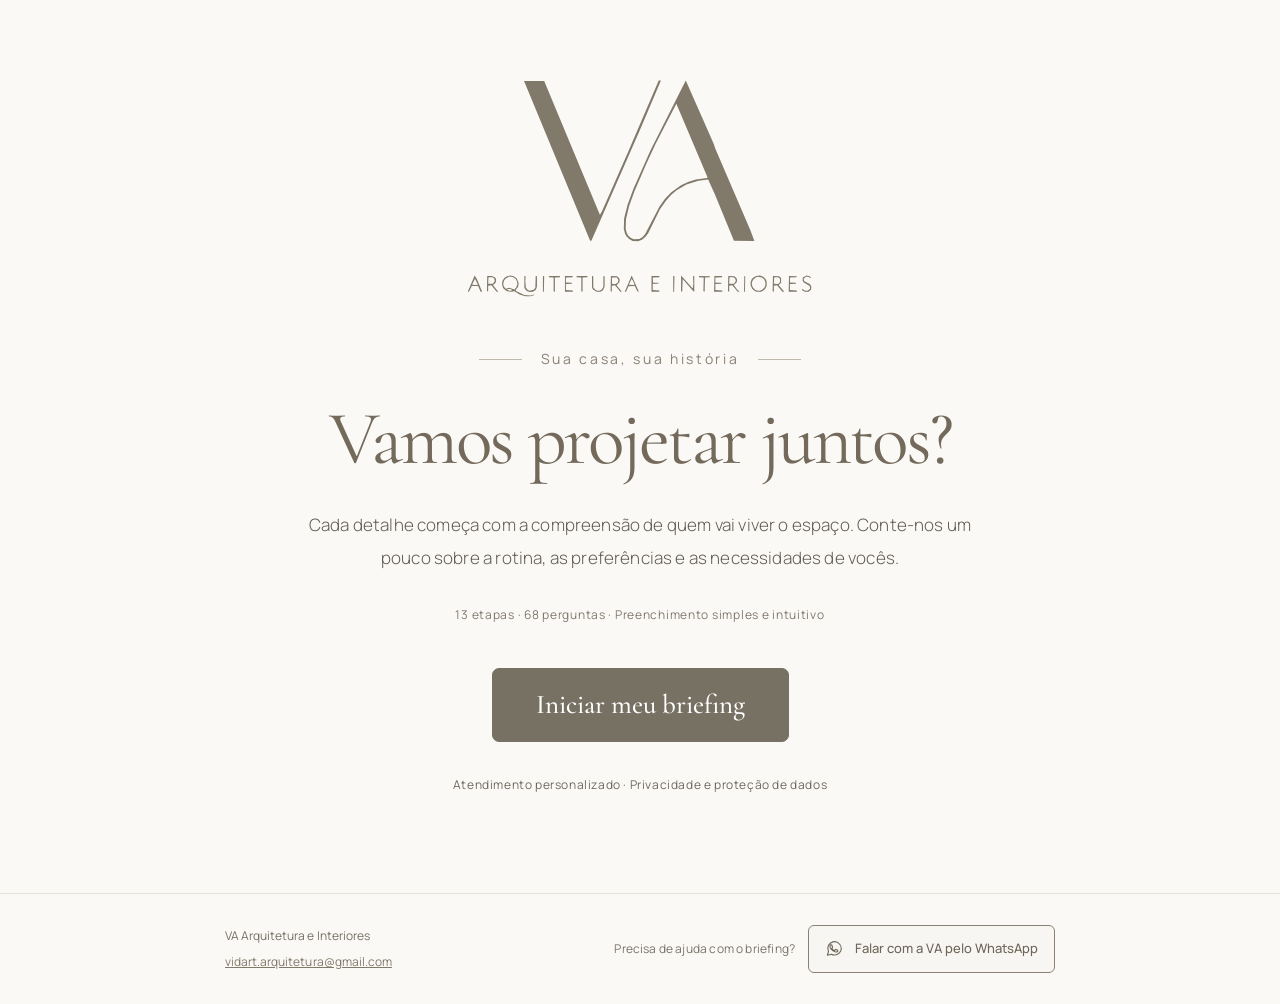
<file: briefing/index.html>
<!doctype html><html lang="pt-BR"><head><meta charset="UTF-8"><meta name="viewport" content="width=device-width,initial-scale=1"><meta name="theme-color" content="#fcfbf9"><meta name="description" content="Briefing exclusivo de arquitetura de interiores — VA Arquitetura e Interiores"><title>VA Arquitetura e interiores - Briefing</title><meta property="og:title" content="VA Arquitetura e interiores - Briefing"><meta property="og:type" content="website"><meta property="og:url" content="https://brunovidart.github.io/VidartArquitetura/briefing/"><meta property="og:image" content="https://brunovidart.github.io/VidartArquitetura/briefing/va-preview.png"><meta property="og:image:width" content="1200"><meta property="og:image:height" content="630"><meta property="og:image:alt" content="VA Arquitetura e Interiores"><meta property="og:description" content="Compartilhe suas preferências para o projeto de interiores."><link rel="preconnect" href="https://fonts.googleapis.com"><link rel="preconnect" href="https://fonts.gstatic.com" crossorigin><link href="https://fonts.googleapis.com/css2?family=Cormorant+Garamond:wght@400;500&family=Manrope:wght@300;400;500;600&display=swap" rel="stylesheet"><style>
:root{--bg:#fcfbf9;--paper:#fff;--ink:#39362f;--muted:#726e65;--accent:#807c6e;--line:#e9e6df;--surface:#f6f4f0}
*{box-sizing:border-box}body{margin:0;background:var(--bg);color:var(--ink);font:16px/1.55 Arial,Helvetica,sans-serif}a{color:#655f50}button,input,textarea,select{font:inherit}button{cursor:pointer}
.wrap{max-width:860px;margin:0 auto;padding:0 25px}header{background:var(--paper);border-bottom:1px solid var(--line)}.header-content{display:flex;align-items:center;justify-content:space-between;gap:16px;min-height:98px}
.header-logo{width:122px;height:98px;object-fit:contain}.header-side{font-size:12px;letter-spacing:.11em;text-transform:uppercase;color:var(--muted)}main{min-height:60vh}section{padding:50px 0 68px}
.cover-logo{display:block;width:260px;max-width:72%;height:auto;object-fit:contain;margin:0 auto 10px}.cover{text-align:center;max-width:700px;margin:0 auto}.serif{font:400 clamp(34px,5.4vw,58px)/1.13 Georgia,"Times New Roman",serif;letter-spacing:-.035em}.cover h1{margin:16px 0}.overline{font-size:12px;letter-spacing:.16em;font-weight:600;text-transform:uppercase;color:var(--accent)}.sub{color:var(--muted);font-size:17px}.small{font-size:13px;color:var(--muted)}.section-title{font:400 clamp(31px,4.6vw,46px)/1.2 Georgia,serif;margin:13px 0 7px}.progress{height:3px;background:#ebe8e3;margin:22px 0 31px}.progress span{height:100%;display:block;background:var(--accent);transition:width .2s}
.q{border-bottom:1px solid var(--line);padding:24px 0}.qtitle{font-size:17px;font-weight:600;line-height:1.45;margin:0 0 14px}.qn{font-size:13px;color:#9a9388;margin-right:9px}.choices{display:grid;grid-template-columns:1fr 1fr;gap:10px}.choice{display:flex;align-items:center;gap:12px;min-height:53px;background:#fff;border:1px solid #dfd9d0;border-radius:5px;padding:13px;cursor:pointer;line-height:1.4}.choice:has(input:checked){border-color:#827969;background:#f2eee7}.choice input{width:18px;height:18px;accent-color:#777162;flex-shrink:0}.choice span{font-size:15px}
input.field,textarea.field,select.field{width:100%;padding:13px;border:1px solid #d7d1c9;border-radius:5px;color:var(--ink);background:#fff}textarea.field{min-height:90px;resize:vertical}.fieldgrid{display:grid;grid-template-columns:1fr 1fr;gap:14px}.fieldname{font-size:13px;color:#666057;display:block;margin:0 0 6px}
button.btn{background:#777164;border:1px solid #777164;color:white;border-radius:4px;min-height:48px;padding:12px 22px;font-weight:600}.btn.secondary{background:transparent;color:#696256;border-color:#d6cfc5}.btn:disabled{opacity:.5;cursor:not-allowed}
.actions{display:flex;align-items:center;justify-content:space-between;gap:15px;margin-top:34px}.notice{border:1px solid #e3dcd2;background:#f6f3ee;padding:20px;border-radius:5px;margin:24px 0;font-size:14px}.notice p{margin:0 0 12px}.notice strong{font-size:16px}.review{border:1px solid var(--line);border-radius:5px;margin:10px 0}.review summary{padding:14px;cursor:pointer;font-weight:600;background:white}.review-body{padding:0 14px 14px}.review-question{padding:10px 0;border-top:1px solid var(--line)}.review-question b{display:block;font-size:13px}.review-question span{display:block;font-size:14px;color:var(--muted)}
footer{border-top:1px solid var(--line);padding:22px 0;font-size:13px;color:var(--muted)}footer .wrap{display:flex;flex-wrap:wrap;gap:12px;justify-content:space-between}
.status{font-size:14px;margin-top:10px;color:#704f3c}
@media(max-width:640px){.wrap{padding:0 18px}section{padding:32px 0 50px}.header-content{min-height:80px}.header-logo{width:105px;height:80px}.choices,.fieldgrid{grid-template-columns:1fr}.cover-logo{width:235px}.sub{font-size:16px}.actions{flex-wrap:wrap}.actions .btn{width:100%}}
@media print{header,footer,.actions,.progress{display:none}section{padding:0}.review{break-inside:avoid}}


/* Identidade visual VA — tipografia editorial leve, legibilidade e ritmo */
:root{--bg:#fbf9f6;--paper:#fbf9f6;--ink:#38342f;--muted:#6e695f;--accent:#8a8173;--line:#e6e1d9;--surface:#f7f4ee}
html{scroll-behavior:smooth}
body{background:var(--bg);font-family:"Manrope",Arial,sans-serif;font-weight:400;font-size:16px;line-height:1.75;letter-spacing:.002em;-webkit-font-smoothing:antialiased}
header{background:var(--bg);border-bottom:1px solid rgba(124,117,105,.13)}
.header-content{min-height:102px}
.header-logo{width:150px;height:93px;object-fit:contain}
.header-side{font-size:11px;font-weight:400;letter-spacing:.14em;color:#827b71}
.wrap{max-width:890px;padding-left:30px;padding-right:30px}
section{padding-top:68px;padding-bottom:88px}
.overline{font-family:"Manrope",Arial,sans-serif;font-size:12px;letter-spacing:.12em;font-weight:500;text-transform:uppercase;color:#8a8174}
.cover{padding-top:68px;padding-bottom:86px;max-width:760px}
.cover-logo{width:355px;max-width:80%;height:auto;display:block;margin:0 auto 43px;object-fit:contain}
.cover .overline{display:flex;align-items:center;justify-content:center;gap:19px;text-transform:none;font-weight:400;letter-spacing:.19em;font-size:14px;margin-bottom:26px}
.cover .overline::before,.cover .overline::after{content:"";display:block;width:43px;height:1px;background:#aaa194;opacity:.72}
.serif,.section-title{font-family:"Cormorant Garamond",Georgia,serif;font-weight:400;letter-spacing:-.035em;color:#736a5c}
.cover h1{font-size:clamp(48px,7vw,76px);line-height:1.09;margin:0 auto 27px;max-width:760px}
.cover .sub{max-width:670px;margin:0 auto;font-size:17px;line-height:1.95;font-weight:300;color:#625d56;letter-spacing:.01em}
.cover-details{font-size:12px;letter-spacing:.06em;color:#80796e;margin:30px 0 35px}
.cover .btn{margin-top:8px;padding:17px 43px;min-height:60px;border-radius:7px;font-family:"Cormorant Garamond",Georgia,serif;font-size:27px;font-weight:500;letter-spacing:0}
.cover .small{font-size:12px;letter-spacing:.05em;margin-top:32px!important}
.section-title{font-size:clamp(39px,5.1vw,57px);line-height:1.14;margin:14px 0 15px}
.sub{font-family:"Manrope",Arial,sans-serif;font-size:16px;line-height:1.9;font-weight:300;color:#736e65;letter-spacing:.005em;max-width:760px}
.progress{margin:24px 0 38px;height:2px}
.progress span{height:2px}
.q{padding:31px 0 35px;border-color:#e6e1d9}
.qtitle{font-family:"Manrope",Arial,sans-serif;font-size:18px;font-weight:600;color:#39362f;line-height:1.6;letter-spacing:-.012em;margin:0 0 20px}
.qn{font-size:12px;color:#a1998b;font-weight:500;letter-spacing:.08em;margin-right:12px}
.choices{gap:13px;column-gap:14px}
.choice{padding:17px 18px;min-height:66px;border-radius:6px;border-color:#e2ddd4;background:#fff;gap:14px;line-height:1.6;transition:background .16s,border-color .16s}
.choice span{font-size:15.2px;line-height:1.55;font-weight:400;color:#504b44}
.choice:hover{border-color:#b7aa99;background:#faf8f4}
.choice:has(input:checked){background:#f3efe8;border-color:#897d6f}
.choice:has(input:checked) span{font-weight:500}
.choice input{width:19px;height:19px}
.fieldname{font-size:14px;font-weight:500;color:#655d54;margin-bottom:9px}
input.field,textarea.field,select.field{min-height:56px;padding:14px 16px;font-family:"Manrope",Arial,sans-serif;font-size:15px;line-height:1.6;border-color:#dcd5cc;background:#fff}
textarea.field{min-height:126px}
input.field:focus,textarea.field:focus,select.field:focus{outline:2px solid #a79a89;outline-offset:2px}
.actions{margin-top:47px;gap:20px}
button.btn{padding:15px 27px;font-family:"Manrope",Arial,sans-serif;font-weight:500;font-size:14px;letter-spacing:.02em;min-height:54px;transition:filter .16s;line-height:1.4}
button.btn:hover{filter:brightness(.97)}
.review{border-color:#e2ddd5;border-radius:7px;overflow:hidden;margin:13px 0;background:#fff}
.review summary{font-weight:600;font-size:15px;padding:19px 20px;color:#4a443c;line-height:1.5}
.review-body{padding:0 20px 18px}
.review-question{padding:14px 0}
.review-question b{font-weight:600;line-height:1.6;color:#474039}
.review-question span{font-size:14px;line-height:1.7}
.notice{background:#f8f5f0;border-color:#e6ded4;border-radius:8px;padding:27px 30px;font-family:"Manrope",Arial,sans-serif;font-size:14px;line-height:1.85}
.privacy-notice{margin-top:42px}
.privacy-notice>strong{display:block;font-size:17px;font-weight:600;line-height:1.5;letter-spacing:-.01em;color:#494238;margin-bottom:22px}
.privacy-notice>p{font-size:14px;line-height:1.95;margin:0 0 19px;text-align:justify;text-align-last:left;text-justify:inter-word;hyphens:none;word-break:normal;overflow-wrap:normal;word-spacing:normal}
.privacy-notice>p:last-of-type{margin-bottom:28px}
.privacy-notice .choice{text-align:left;align-items:flex-start;min-height:auto;padding:17px 18px}
.privacy-notice .choice span{line-height:1.8;font-size:14px}
.privacy-notice .choice input{margin-top:4px}
footer{border-color:#e6e1d9;font-weight:400;font-size:12px}
body.is-welcome header{display:none}
body.is-welcome .cover{padding-top:74px}
@media(max-width:640px){
.wrap{padding-left:21px;padding-right:21px}
section{padding-top:42px;padding-bottom:62px}
.header-content{min-height:88px}
.header-logo{width:130px;height:79px}
.cover{padding-top:50px;padding-bottom:60px}
.cover-logo{width:300px;max-width:88%;margin-bottom:37px}
.cover .overline{font-size:12px;letter-spacing:.12em;gap:12px;margin-bottom:25px}
.cover .overline::before,.cover .overline::after{width:25px}
.cover h1{font-size:clamp(47px,10vw,62px);line-height:1.1;margin-bottom:22px}
.cover .sub{font-size:15px;line-height:1.9}
.cover-details{line-height:1.8;font-size:11px;margin-top:28px;margin-bottom:29px}
.cover .btn{width:100%;font-size:24px;min-height:60px}
.section-title{font-size:clamp(37px,9vw,48px);margin:14px 0 12px}
.sub{font-size:15px;line-height:1.8}
.q{padding:28px 0 31px}
.qtitle{font-size:17px;line-height:1.63;margin-bottom:18px}
.choices{gap:11px}
.choice{padding:15px 16px;min-height:60px}
.choice span{font-size:15px}
.notice{padding:20px 17px;font-size:13px}
.privacy-notice>strong{font-size:16px;margin-bottom:17px}
.privacy-notice>p{font-size:13.5px;line-height:1.95;margin-bottom:17px}
.privacy-notice .choice span{font-size:13.5px}
.review summary{padding:17px}
.review-body{padding:0 17px 17px}
.actions{margin-top:35px}
}
@media(prefers-reduced-motion:reduce){html{scroll-behavior:auto}.choice,.btn{transition:none}}


/* LGPD sem repartição de palavras; destaque discreto do e-mail VA */
.privacy-notice>p,.privacy-notice>p *{hyphens:none!important;-webkit-hyphens:none!important;word-break:normal;overflow-wrap:normal}
.privacy-notice a[href^="mailto:"],.privacy-notice .email-va{color:#817969!important;font-weight:500;text-decoration-color:#817969;text-underline-offset:3px;white-space:nowrap;word-break:keep-all;overflow-wrap:normal}
@media(max-width:640px){.privacy-notice>p{text-align:left;text-align-last:auto;hyphens:none!important;-webkit-hyphens:none!important;word-break:normal;overflow-wrap:normal}}

/* Contato de apoio no final do briefing */
footer .footer-va{align-items:center;gap:28px;padding-top:9px;padding-bottom:9px}
.footer-identity{display:flex;flex-direction:column;gap:5px;min-width:0;color:#756f65}
.footer-identity a{color:#817969;overflow-wrap:anywhere}
.footer-help{display:flex;align-items:center;justify-content:flex-end;flex-wrap:wrap;gap:13px}
.footer-help-title{color:#797368;font-size:12px;font-weight:400;letter-spacing:.015em}
.whatsapp-button{display:inline-flex;align-items:center;justify-content:center;gap:11px;padding:13px 16px;border:1px solid #8a8173;border-radius:6px;background:#f8f6f2;color:#6e6659;text-decoration:none;font:500 13px/1.35 "Manrope",Arial,sans-serif;transition:background .18s,border-color .18s;min-height:48px}
.whatsapp-button:hover{background:#eeeae4;border-color:#766b5c}
.whatsapp-button:focus-visible{outline:2px solid #7b7163;outline-offset:3px}
.whatsapp-button svg{width:19px;height:19px;stroke:currentColor;fill:none;stroke-width:1.4;stroke-linecap:round;stroke-linejoin:round;flex-shrink:0}
@media(max-width:640px){footer .footer-va{align-items:stretch;flex-direction:column;gap:19px}.footer-help{align-items:stretch;flex-direction:column;gap:9px}.whatsapp-button{width:100%}}
/* Estados de seleção e ritmo de leitura do briefing */
.qtitle{margin-bottom:12px}
.choice-guide{margin:0 0 14px;font-size:13px;color:#686156}
.choices .choice{align-items:baseline;gap:12px;box-shadow:0 1px 2px #39362f08;transition:background-color .14s,border-color .14s,box-shadow .14s}
.choices input{appearance:none;position:relative;align-self:start;margin:3px 0 0;width:18px;height:18px;border:1.5px solid #938a7c;background:#fff;border-radius:50%;display:grid;place-content:center}
.choices input:checked{background:#655c4e;border-color:#655c4e}
.choices input:checked::after{content:"";width:6px;height:6px;border-radius:50%;background:white}
.choices .choice:has(:focus-visible){outline:2px solid #716452;outline-offset:3px}
@media(prefers-reduced-motion:no-preference){#app>section{animation:va-enter .2s ease-out}@keyframes va-enter{from{opacity:.45;transform:translateY(4px)}to{opacity:1;transform:none}}}
@media(prefers-reduced-motion:reduce){.choices .choice,.progress span{transition:none}}
@media(forced-colors:active){.choices input{appearance:auto}.choices input::after{display:none}}
</style></head><body><main class="wrap" id="app"></main><footer><div class="wrap footer-va"><div class="footer-identity"><span>VA Arquitetura e Interiores</span><a href="mailto:vidart.arquitetura@gmail.com">vidart.arquitetura@gmail.com</a></div><div class="footer-help"><span class="footer-help-title">Precisa de ajuda com o briefing?</span><a class="whatsapp-button" href="https://wa.me/5547936184160" target="_blank" rel="noopener noreferrer" aria-label="Conversar com a VA Arquitetura e Interiores pelo WhatsApp, abre em nova aba"><svg viewBox="0 0 24 24" aria-hidden="true" focusable="false"><path d="M20.5 11.7A8.5 8.5 0 0 1 8 19.2l-5 1.3 1.4-4.8A8.5 8.5 0 1 1 20.5 11.7Z"/><path d="M8.8 7.9c-.3-.5-.5-.5-.8-.5h-.7c-.3 0-.8.4-1 1.1-.4 1.4.4 3 1.7 4.5a12 12 0 0 0 4.8 3.2c1.3.4 2.5.1 3-.4.3-.4.5-1.2.4-1.4-.1-.2-.4-.3-.9-.5l-1.6-.7c-.3-.1-.5-.2-.7.1l-.8 1c-.2.2-.4.2-.8 0-.5-.3-1.7-.8-2.5-2-.2-.3-.2-.5 0-.7l.5-.6c.1-.2.2-.3.1-.5Z"/></svg><span>Falar com a VA pelo WhatsApp</span></a></div></div></footer><script>window.BRIEFING=[["Perfil dos moradores","Vamos conhecer quem vai viver a casa.",[[1,"moradores","Quem irá morar na residência?"],[2,"single","A residência será utilizada exclusivamente pelo casal?",["Sim","Não, outros familiares também irão morar"]],[3,"single","Costumam receber visitas de familiares e amigos?",["Frequentemente","Aos finais de semana","Em ocasiões especiais","Raramente"]],[4,"single","Costumam receber familiares para pernoitar?",["Sim, frequentemente","Às vezes","Raramente","Não"]],[5,"multi","Como vocês descreveriam a rotina do casal?",["Gostamos de ficar mais em casa","Gostamos de receber amigos e familiares","Gostamos de cozinhar e aproveitar a área gourmet","Gostamos de atividades ao ar livre","Temos uma rotina tranquila e reservada","Outra"]],[6,"text","Existe algum hábito, atividade ou necessidade específica que devemos considerar no projeto?"]]],["Estilo e personalidade","Uma casa que reflita a personalidade de vocês.",[[7,"multi","Como vocês gostariam de se sentir dentro da casa?",["Aconchegados e acolhidos","Em um ambiente sofisticado e elegante","Em um ambiente moderno e contemporâneo","Em um ambiente leve, natural e tranquilo","Em um ambiente prático e funcional","Outra sensação"]],[8,"multi","Quais estilos de decoração mais agradam vocês?",["Moderno","Contemporâneo","Clássico","Minimalista","Rústico sofisticado","Natural / Orgânico","Atemporal","Não tenho preferência definida"]],[9,"text","Quais cores vocês mais gostam de encontrar nos ambientes?"],[10,"text","Existe alguma cor que não gostariam de utilizar?"],[11,"single","Preferem ambientes com aparência:",["Mais claros e suaves","Mais escuros e sofisticados","Tons neutros e naturais","Mistura equilibrada de cores e materiais"]],[12,"multi","Existe algum material ou acabamento que vocês gostam muito?",["Madeira","Pedras naturais","Mármore ou porcelanato marmorizado","Cimento queimado","Metais dourados","Metais pretos","Tecidos naturais","Outros"]],[13,"text","Existem referências de ambientes ou projetos que vocês gostam? Podem compartilhar links ou descrevê-las."]]],["Conforto, segurança e acessibilidade","Questões opcionais para ajudar a planejar conforto e autonomia. Não é necessário informar diagnósticos.",[[14,"single","Algum dos moradores possui dificuldade para caminhar, subir degraus ou manter o equilíbrio?",["Não","Sim","Eventualmente","Prefiro conversar pessoalmente"]],[15,"multi","Utilizam ou pretendem utilizar algum equipamento de apoio?",["Bengala","Andador","Cadeira de rodas","Outro","Não utilizam","Prefiro conversar pessoalmente"]],[16,"single","Gostariam que a casa fosse planejada considerando possíveis necessidades de mobilidade no futuro?",["Sim","Não","Gostaríamos de conversar sobre isso"]],[17,"multi","Possuem alguma preferência em relação aos banheiros?",["Box com acesso sem desnível","Barras de apoio","Banco ou assento no chuveiro","Piso antiderrapante","Bancada com espaço adequado para uso confortável","Outros"]],[18,"text","Existe alguma necessidade relacionada à visão, audição ou iluminação que devemos considerar?"],[19,"single","Preferem ambientes com iluminação:",["Mais suave e aconchegante","Clara e bem distribuída","Com possibilidade de regular a intensidade","Automatizada por sensores ou comandos"]],[20,"multi","Gostariam de incluir recursos de automação residencial?",["Iluminação automatizada","Controle de cortinas","Controle de temperatura","Fechaduras eletrônicas","Comandos de voz","Segurança e monitoramento","Não temos interesse"]]]],["Sala de estar e jantar","O lugar de conversar, receber e descansar.",[[21,"multi","Como vocês costumam utilizar a sala?",["Assistir televisão","Receber visitas","Ler ou descansar","Conversar em família","Todas as opções"]],[22,"multi","Quais móveis consideram indispensáveis?",["Sofá grande e confortável","Poltronas","Painel para televisão","Mesa de centro","Aparador","Estante ou cristaleira","Mesa de jantar"]],[23,"number","Quantas pessoas gostariam de acomodar na mesa de jantar?"],[24,"text","Existe algum móvel que já possuem e desejam aproveitar?"]]],["Suítes | 03 dormitórios","Acolhimento e privacidade em cada dormitório.",[[25,"suites","Como será a utilização de cada suíte?"],[26,"multi","Na suíte principal, quais elementos são importantes?",["Cama king","Cama queen","Mesas de cabeceira","Cabeceira estofada","Poltrona","Bancada ou penteadeira","Televisão","Closet","Armário convencional","Espaço para leitura"]],[27,"single","Como preferem os armários?",["Portas de abrir","Portas de correr","Closet aberto","Closet fechado"]],[28,"single","Gostariam de incluir iluminação indireta no dormitório?",["Sim","Não","Gostaríamos de sugestões"]],[29,"text","Existe alguma necessidade especial de armazenamento?"]]],["Banheiros das suítes","Funcionalidade e bem-estar no dia a dia.",[[30,"multi","O que consideram indispensável nos banheiros?",["Bancada com duas cubas","Bancada ampla","Espelho amplo","Nicho no box","Ducha higiênica","Chuveiro com boa pressão","Banco no box","Barras de apoio","Armários para armazenamento"]],[31,"single","Preferem banheiros com estética:",["Clara e atemporal","Sofisticada e elegante","Natural, com madeira e tons neutros","Mais contemporânea"]]]],["Área gourmet","Um espaço para encontros e boas memórias.",[[32,"single","Com que frequência utilizam ou pretendem utilizar a área gourmet?",["Diariamente","Aos finais de semana","Em ocasiões especiais"]],[33,"single","Costumam preparar refeições e churrascos?",["Sim, frequentemente","Às vezes","Raramente"]],[34,"multi","Quais equipamentos desejam incluir?",["Churrasqueira","Forno de pizza","Cooktop","Coifa ou depurador","Geladeira","Cervejeira","Adega","Máquina de gelo","Lava-louças","Outros"]],[35,"number","Quantas pessoas gostariam de acomodar na área gourmet?"],[36,"single","Preferem uma área gourmet mais integrada à cozinha ou independente?",["Totalmente integrada","Parcialmente integrada","Independente"]]]],["Lavanderia","Organização e praticidade.",[[37,"multi","Quais equipamentos serão utilizados?",["Máquina de lavar","Máquina lava e seca","Secadora independente","Tanque","Varal interno","Varal externo"]],[38,"single","Gostariam de armários para guardar produtos de limpeza e utensílios?",["Sim","Não"]],[39,"text","Existe alguma necessidade específica para a lavanderia?"]]],["Lavabo","Um ambiente que acolhe os visitantes.",[[40,"single","Qual estilo gostariam de transmitir nesse ambiente?",["Elegante e sofisticado","Moderno e marcante","Minimalista","Natural e acolhedor"]],[41,"text","Gostariam de utilizar materiais diferenciados, como pedras naturais, revestimentos especiais ou iluminação decorativa?"]]],["Espaço de massagem, recepção e banheiro","Vamos conhecer a rotina de atendimento para criar um ambiente acolhedor, funcional, privativo e confortável para as clientes.",[[42,"single","Como será o acesso das clientes ao espaço de massagem?",["Entrada independente da residência","Acesso compartilhado com a residência","Ainda precisamos definir"]],[43,"single","Qual será a frequência de atendimentos?",["Até 2 clientes por dia","3 a 5 clientes por dia","6 ou mais clientes por dia","Ainda não está definido"]],[44,"text","Em quais dias e horários pretende realizar os atendimentos?"],[45,"multi","Quais modalidades de massagem pretende oferecer?",["Relaxante","Terapêutica","Drenagem linfática","Modeladora","Outras modalidades"]],[46,"multi","Quais equipamentos e mobiliários são necessários na sala de massagem?",["Maca fixa","Maca com regulagem de altura","Carrinho ou bancada auxiliar","Armário para óleos e produtos","Armário fechado para toalhas e lençóis","Lavatório para higienizar as mãos","Espaço para guardar roupas e pertences das clientes","Outros"]],[47,"single","É necessário prever circulação livre ao redor da maca para os atendimentos?",["Sim, em todos os lados","Sim, principalmente nas laterais","Gostaria de avaliar no projeto"]],[48,"multi","Quais características são importantes para o conforto durante as massagens?",["Iluminação suave e regulável","Climatização ou ar-condicionado","Isolamento acústico e privacidade","Som ambiente","Aromatização suave","Materiais e superfícies fáceis de higienizar","Cortinas ou proteção visual"]],[49,"single","Onde serão guardados e higienizados toalhas, lençóis e materiais utilizados?",["Na lavanderia da casa, com organização específica","Em área de apoio exclusiva do atendimento","Ainda precisamos definir"]],[50,"multi","Como gostaria que fosse a recepção?",["Ambiente reservado e tranquilo","Assentos confortáveis para espera","Balcão ou mesa de atendimento","Aparador para água, chá ou café","Armário fechado","Espaço para bolsas e pertences","Decoração acolhedora e identidade da marca"]],[51,"number","Quantas pessoas precisam ser acomodadas simultaneamente na recepção?"],[52,"multi","Quais recursos deseja utilizar na recepção para agendamento e pagamento?",["Atendimento e agendamento pelo WhatsApp","Computador ou tablet","Máquina de cartão","Local para pagamentos por Pix","Armário para documentos e materiais","Não preciso de balcão ou equipamentos específicos"]],[53,"single","O banheiro das clientes será exclusivo da área de atendimento?",["Sim, exclusivo das clientes","Compartilhado com a residência","Ainda precisamos definir"]],[54,"multi","Quais itens são necessários no banheiro das clientes?",["Lavatório com bancada e espelho","Espaço para guardar itens de higiene","Banheiro com acessibilidade","Ducha ou chuveiro","Local para troca de roupas","Apoios e barras de segurança"]],[55,"single","Qual é a prioridade de privacidade entre a residência e a área de atendimento?",["Separação visual e acústica completa","Acesso integrado, mas com privacidade","Gostaríamos de avaliar as possibilidades"]],[56,"single","É importante prever estacionamento ou área confortável para embarque e desembarque das clientes?",["Sim","Não","Gostaríamos de avaliar"]],[57,"text","Existe alguma referência estética, necessidade de atendimento ou particularidade que devemos considerar para a sala, recepção e banheiro?"]]],["Área externa e piscina","Para aproveitar cada momento ao ar livre.",[[58,"multi","Como imaginam a utilização da área externa?",["Descanso e relaxamento","Receber amigos e familiares","Tomar sol","Praticar atividades físicas","Contemplar o jardim e a paisagem"]],[59,"multi","Quais elementos gostariam de incluir?",["Espreguiçadeiras","Poltronas externas","Sofás","Ombrelone ou pergolado","Jardim","Ducha externa","Espaço de convivência próximo à piscina","Iluminação decorativa"]],[60,"text","Existe alguma preocupação com segurança e acesso à piscina?"]]],["Tecnologia e funcionalidade","Recursos para uma rotina mais simples.",[[61,"multi","Gostariam de incluir recursos de tecnologia na residência?",["Fechadura eletrônica","Câmeras de segurança","Alarme","Videoporteiro","Automação de iluminação","Automação de cortinas","Som ambiente","Rede Wi-Fi distribuída"]],[62,"text","Existe algum equipamento eletrônico que precisa de espaço específico?"]]],["Investimento e expectativas","Prioridades que orientarão o desenvolvimento do projeto.",[[63,"text","Existe uma previsão de investimento para a execução dos interiores, incluindo móveis, iluminação, revestimentos e decoração?"],[64,"multi","Quais ambientes são prioridade para vocês?",["Suíte principal","Demais suítes","Sala","Área gourmet","Lavabo","Lavanderia","Área externa","Espaço de massagem, recepção e banheiro"]],[65,"text","Existe algum ambiente em que gostariam de investir mais? Qual?"],[66,"text","Existe alguma preocupação, dificuldade ou experiência anterior que gostariam de evitar nesta residência?"],[67,"text","O que não pode faltar na casa dos sonhos de vocês?"],[68,"text","Existe mais alguma informação que consideram importante compartilhar conosco?"]]]];</script><script>
const SECTIONS=window.BRIEFING;const root=document.getElementById('app');const answers={};let step=-1;let contact={name:"",email:"",city:""};
function safe(s){return String(s??"").replace(/&/g,"&amp;").replace(/</g,"&lt;").replace(/>/g,"&gt;").replace(/"/g,"&quot;")}
function value(n){return answers[n]??""}
function setAnswer(n,v){answers[n]=v}
function choose(n,type,node){if(type==="single")answers[n]=node.value;else{let a=Array.isArray(answers[n])?answers[n]:[];answers[n]=node.checked?[...a,node.value]:a.filter(x=>x!==node.value)}}
function complex(n,key,v){answers[n]??={};answers[n][key]=v}
function go(n){step=n;render();window.scrollTo({top:0,behavior:"instant"})}
function render(){
 let h="";
 if(step===-1){h='<section class="cover"><img class="cover-logo" src="logo.svg?v=3" alt="VA Arquitetura e Interiores — logotipo original"><div class="overline">Sua casa, sua história</div><h1 class="serif">Vamos projetar juntos?</h1><p class="sub">Cada detalhe começa com a compreensão de quem vai viver o espaço. Conte-nos um pouco sobre a rotina, as preferências e as necessidades de vocês.</p><p class="cover-details">13 etapas · 68 perguntas · Preenchimento simples e intuitivo</p><button class="btn" onclick="go(0)">Iniciar meu briefing</button><p class="small" style="margin-top:24px">Atendimento personalizado · Privacidade e proteção de dados</p></section>'}
 else if(step<SECTIONS.length){
 const s=SECTIONS[step];h='<section><div class="overline">Etapa '+(step+1)+' de '+SECTIONS.length+'</div><div class="progress"><span style="width:'+((step+1)/(SECTIONS.length+1)*100)+'%"></span></div><h2 class="section-title">'+safe(s[0])+'</h2><p class="sub">'+safe(s[1])+'</p>';
 for(const q of s[2]){const [n,type,label,options]=q;h+='<div class="q"><p class="qtitle"><span class="qn">'+String(n).padStart(2,"0")+'</span>'+safe(label)+'</p>';
 if(type==="single"||type==="multi"){
 h+='<p class="choice-guide">'+(type==="single"?"Escolha uma opção.":"Pode marcar mais de uma opção.")+'</p><div class="choices">';
 for(const item of options){const checked=type==="single"?value(n)===item:Array.isArray(value(n))&&value(n).includes(item);h+='<label class="choice"><input type="'+(type==="single"?"radio":"checkbox")+'" name="q'+n+'" value="'+safe(item)+'" '+(checked?"checked":"")+' onchange="choose('+n+',\''+type+'\',this)"><span>'+safe(item)+'</span></label>'}h+='</div>';
 }else if(type==="text"){h+='<textarea class="field" placeholder="Escreva sua resposta (opcional)" oninput="setAnswer('+n+',this.value)">'+safe(value(n))+'</textarea>'}
 else if(type==="number"){h+='<input class="field" type="number" inputmode="numeric" min="0" placeholder="Quantidade" value="'+safe(value(n))+'" oninput="setAnswer('+n+',this.value)">'}
 else if(type==="moradores"){let v=value(n)||{};for(let j=1;j<=2;j++){h+='<div class="fieldgrid" style="margin-bottom:12px"><label><span class="fieldname">Nome do morador '+j+'</span><input class="field" value="'+safe(v["nome"+j]||"")+'" oninput="complex('+n+',\'nome'+j+'\',this.value)" placeholder="Nome"></label><label><span class="fieldname">Idade (opcional)</span><input class="field" type="number" min="0" max="120" value="'+safe(v["idade"+j]||"")+'" oninput="complex('+n+',\'idade'+j+'\',this.value)" placeholder="Idade"></label></div>'}}
 else if(type==="suites"){let v=value(n)||{};for(let j=1;j<=3;j++){h+='<label style="display:block;margin-bottom:12px"><span class="fieldname">Suíte '+String(j).padStart(2,"0")+'</span><select class="field" onchange="complex('+n+',\'suite'+j+'\',this.value)"><option value="">Selecione</option>'+["Casal","Hóspedes","Familiar","Outra utilização"].map(x=>'<option '+(v["suite"+j]===x?"selected":"")+'>'+safe(x)+'</option>').join("")+'</select></label>'}}
 h+='</div>';
 }
 h+='<div class="actions"><button class="btn secondary" onclick="go('+(step-1)+')">Voltar</button><button class="btn" onclick="go('+(step+1)+')">'+(step===SECTIONS.length-1?"Revisar respostas":"Continuar")+'</button></div></section>';
 }else if(step===SECTIONS.length){
 h='<section><div class="overline">Conclusão</div><h2 class="section-title">Revise suas escolhas.</h2><p class="sub">Antes de enviar, confira as respostas e informe seu nome para contato.</p><div class="fieldgrid"><label><span class="fieldname">Nome para contato *</span><input class="field" id="contactName" value="'+safe(contact.name)+'" oninput="contact.name=this.value" placeholder="Nome completo"></label><label><span class="fieldname">E-mail do cliente (opcional)</span><input class="field" type="email" id="contactEmail" value="'+safe(contact.email)+'" oninput="contact.email=this.value" placeholder="exemplo@email.com"></label></div><label style="display:block;margin-top:12px"><span class="fieldname">Cidade (opcional)</span><input class="field" value="'+safe(contact.city)+'" oninput="contact.city=this.value" placeholder="Sua cidade"></label><h3 class="section-title" style="font-size:29px;margin-top:30px">Suas respostas</h3>';
 for(const s of SECTIONS){h+='<details class="review"><summary>'+safe(s[0])+'</summary><div class="review-body">';for(const q of s[2]){let v=value(q[0]);let out=Array.isArray(v)?v.join("; "):typeof v==="object"&&v?Object.entries(v).filter(([k,x])=>x).map(([k,x])=>k+": "+x).join(" | "):v;h+='<div class="review-question"><b>'+q[0]+'. '+safe(q[2])+'</b><span>'+safe(out||"Não informado")+'</span></div>'}h+='</div></details>'}
 h+='<div class="notice privacy-notice"><strong>Privacidade e proteção de dados · LGPD</strong><p>Os profissionais autônomos responsáveis pela marca VA Arquitetura e Interiores utilizarão as informações fornecidas exclusivamente para conhecer seu perfil, compreender suas necessidades e desenvolver o projeto de arquitetura e interiores. Não comercializamos os dados pessoais.</p><p>Para encaminhar o formulário ao escritório, as respostas serão processadas pelo serviço <strong>Google Apps Script</strong> e enviadas à conta Gmail do escritório (<span class="email-va">vidart.arquitetura@gmail.com</span>), envolvendo esses prestadores tecnológicos. Solicitações sobre acesso, correção, informações de tratamento e exclusão, conforme aplicável à Lei 13.709/2018, podem ser feitas a <a href="mailto:vidart.arquitetura@gmail.com">vidart.arquitetura@gmail.com</a>.</p><p>As respostas sobre mobilidade, visão, audição e adaptações específicas são opcionais. Não é necessário compartilhar diagnósticos. </p><label class="choice"><input id="privacy" type="checkbox"><span>Declaro que li e estou ciente do aviso de privacidade e do envio dos dados para o escritório.</span></label><label class="choice" style="margin-top:10px"><input id="sensitive" type="checkbox"><span>Se forneci informações sobre mobilidade, visão, audição ou outras necessidades relacionadas à saúde, autorizo o tratamento desses dados para adequar meu projeto.</span></label></div><p class="status" id="status" role="status" aria-live="polite"></p><div class="actions"><button class="btn secondary" onclick="go(SECTIONS.length-1)">Voltar às perguntas</button><button id="submit" class="btn" onclick="send()">Enviar meu briefing</button></div></section>';
 }else{h='<section class="cover"><img class="cover-logo" src="logo.svg?v=3" alt="VA Arquitetura e Interiores"><div class="overline">Obrigada pela confiança</div><h1 class="serif">Cada detalhe começa por vocês.</h1><p class="sub">Agradecemos pela participação e por compartilharem suas expectativas. Essas informações nos ajudam a desenvolver ambientes que respeitam a personalidade e o modo de viver de vocês.</p><p class="small">Seu formulário foi encaminhado ao serviço de transmissão. O escritório deve confirmar o recebimento por e-mail.</p></section>'}
 root.innerHTML=h;document.body.classList.toggle("is-welcome",step===-1);
}
async function send(){
 const status=document.getElementById("status"),btn=document.getElementById("submit");
 if(!contact.name.trim()){status.textContent="Por favor, informe seu nome.";document.getElementById("contactName").focus();return}
 if(contact.email&&!document.getElementById("contactEmail").checkValidity()){status.textContent="Verifique o e-mail informado.";return}
 if(!document.getElementById("privacy").checked){status.textContent="Leia e confirme o aviso de privacidade.";return}
 const hasSensitive=[14,15,18].some(n=>{const v=value(n);return Array.isArray(v)?v.some(x=>!x.includes("Prefiro")):!!v&&v!=="Prefiro conversar pessoalmente"});
 if(hasSensitive&&!document.getElementById("sensitive").checked){status.textContent="Marque a autorização específica para o tratamento das respostas sobre acessibilidade ou deixe essas respostas em branco.";return}
 const form=new FormData();/* Configurar abaixo após publicar o Apps Script; manter vazio até a ativação. */
 const VA_AUTOMATION_WEBHOOK_URL="";
 if(VA_AUTOMATION_WEBHOOK_URL)form.append("_webhook",VA_AUTOMATION_WEBHOOK_URL);
 form.append("_subject","VA — Briefing de Interiores — "+contact.name);form.append("_template","table");form.append("_captcha","false");form.append("Nome",contact.name);form.append("E-mail do cliente",contact.email||"Não informado");form.append("Cidade",contact.city||"Não informada");
 for(const s of SECTIONS){for(const q of s[2]){let v=value(q[0]);let out=Array.isArray(v)?v.join("; "):typeof v==="object"&&v?Object.entries(v).map(([k,x])=>k+": "+x).join(" | "):String(v||"Não informado");form.append(String(q[0]).padStart(2,"0")+" | "+q[2],out)}}
 form.append("Ciência do aviso LGPD","Sim");form.append("Autorização específica para dados de acessibilidade",document.getElementById("sensitive").checked?"Sim":"Não aplicável");btn.disabled=true;btn.textContent="Enviando…";status.textContent="Conectando ao serviço de envio…";
 try{const fields=Object.fromEntries(Array.from(form.entries()).filter(([key])=>!key.startsWith("_")));const res=await fetch("https://script.google.com/macros/s/AKfycbz92ulraImXokz8sNYoh9nGPmK78nXHSEDGmZLkY57gJ1DBHtnuF95GHoEr0WkvcUtt/exec",{method:"POST",headers:{"Content-Type":"text/plain;charset=UTF-8"},body:JSON.stringify({form_data:fields})});const data=await res.json();if(!res.ok||!data.ok)throw new Error("O escritório ainda não confirmou o processamento.");go(SECTIONS.length+1)}catch(err){status.textContent="Não foi possível confirmar o envio. Verifique a conexão e tente novamente. "+String(err.message||"");btn.disabled=false;btn.textContent="Tentar enviar novamente"}
}
render();</script></body></html>
</file>
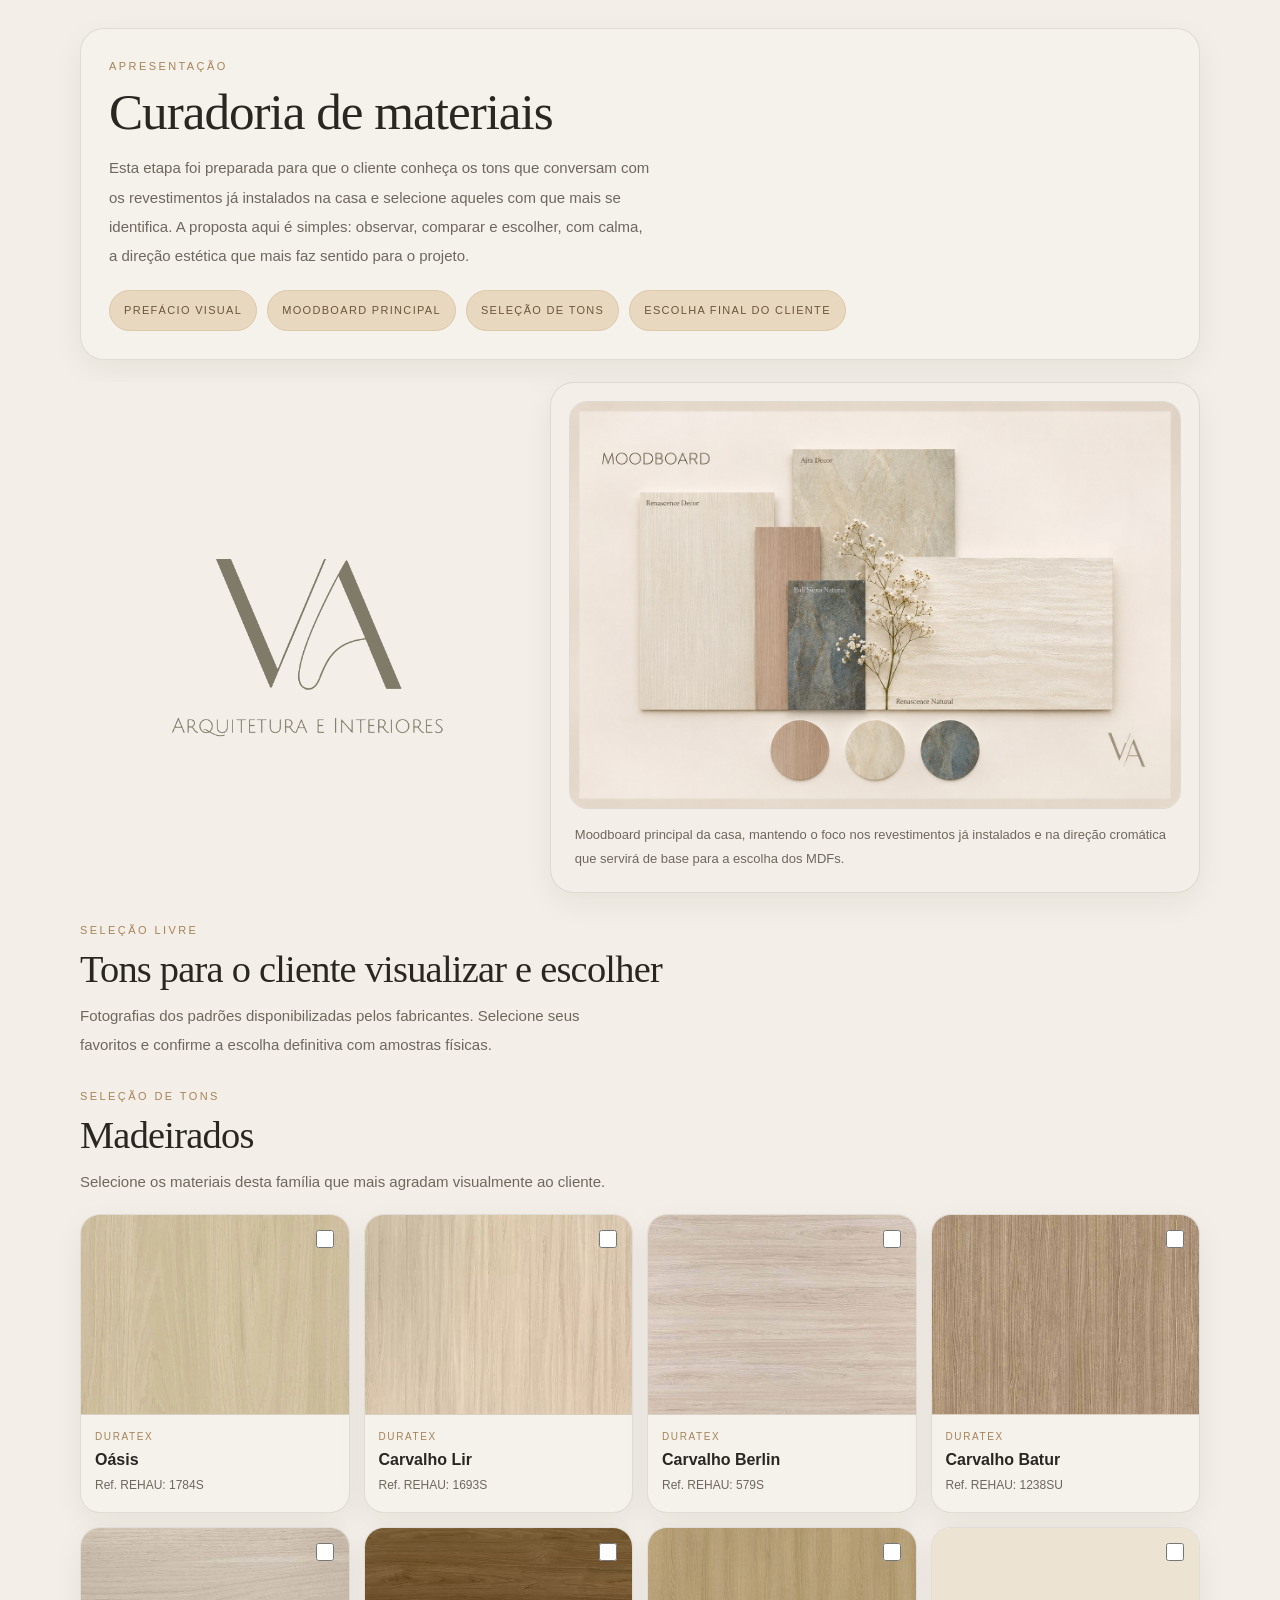
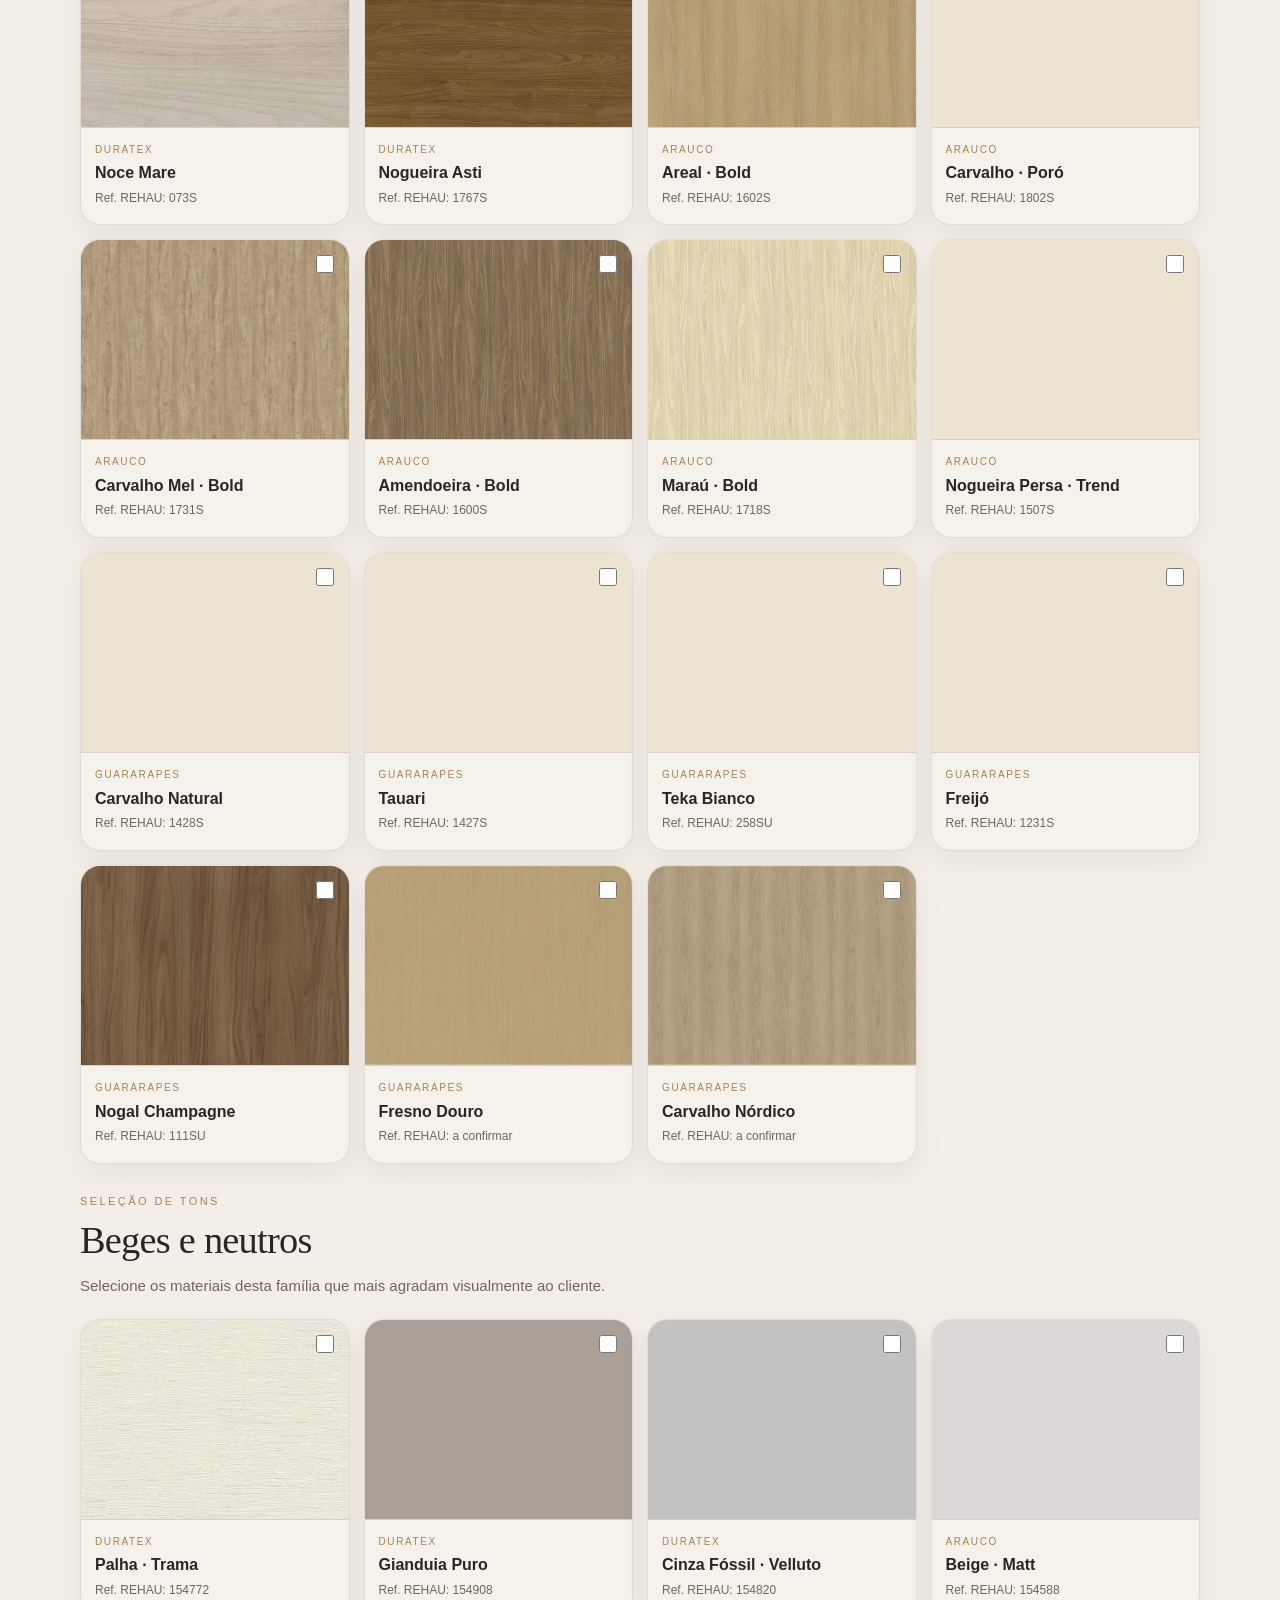
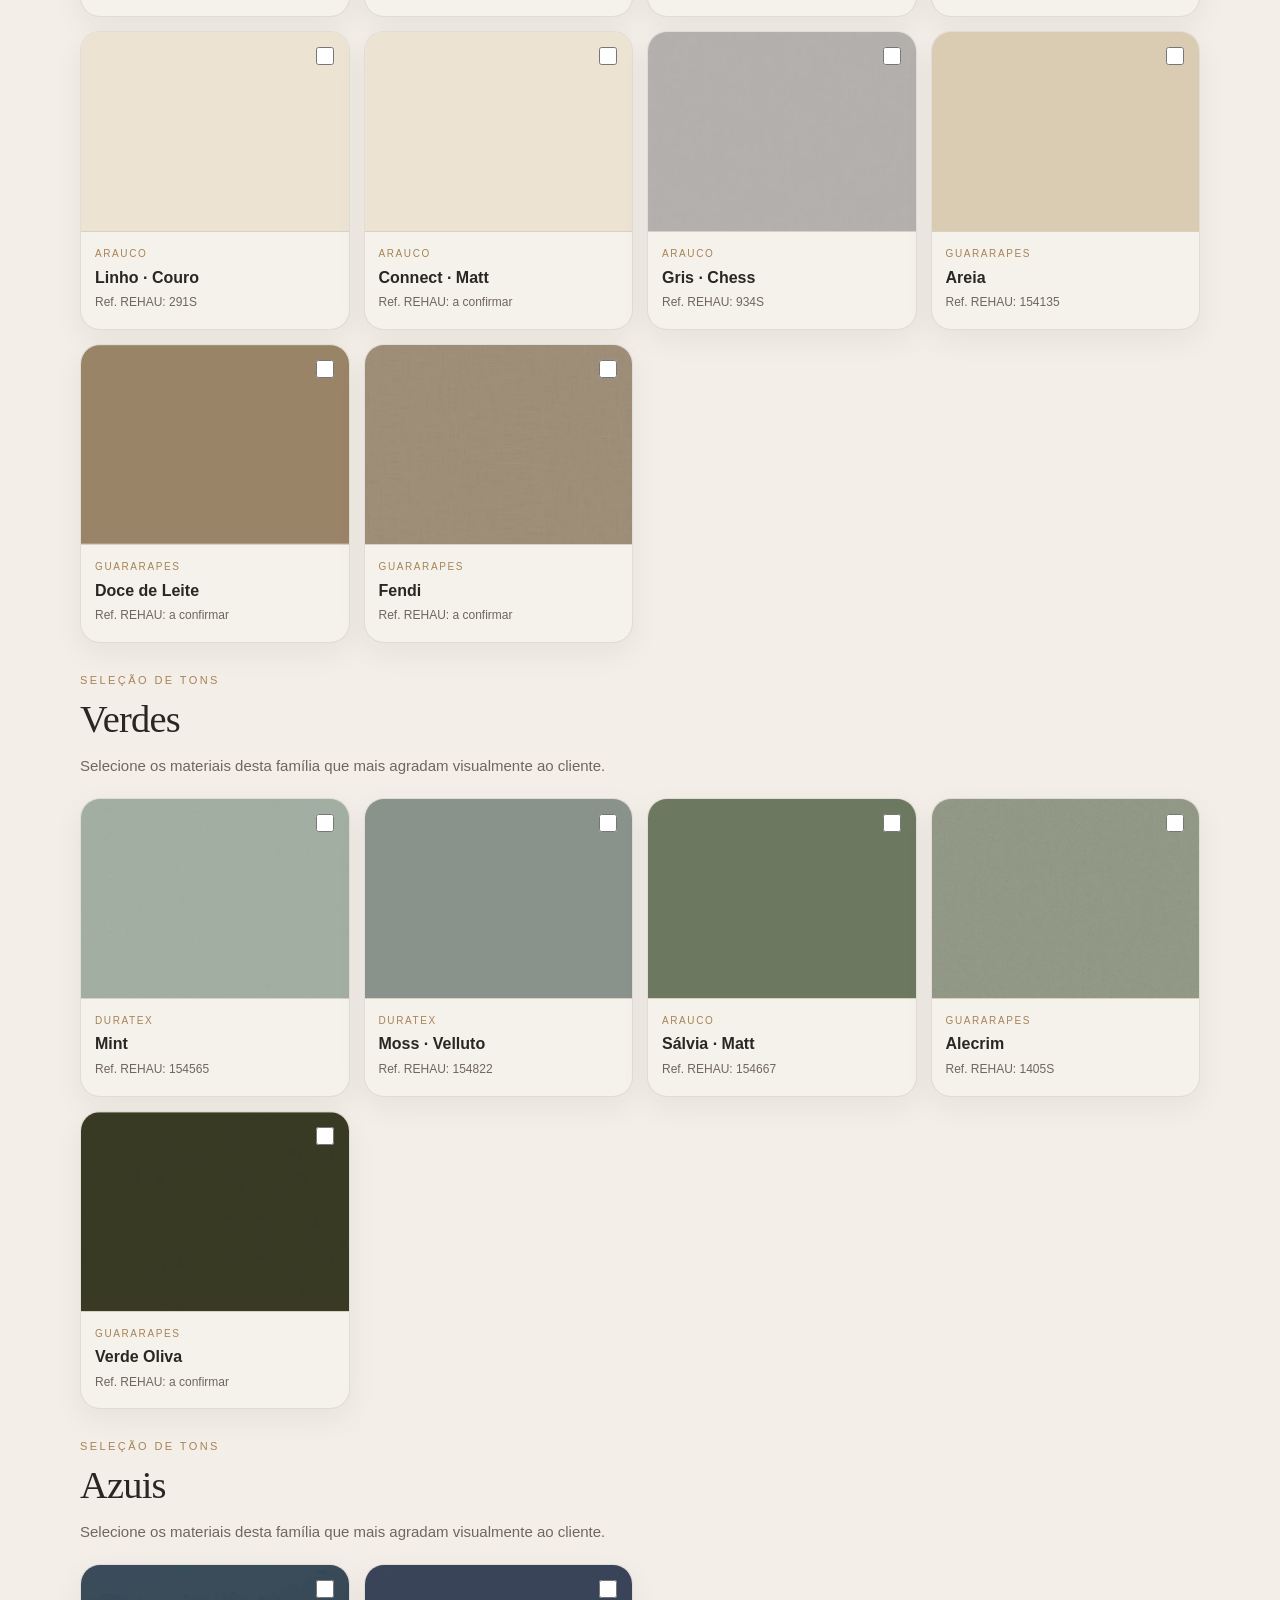
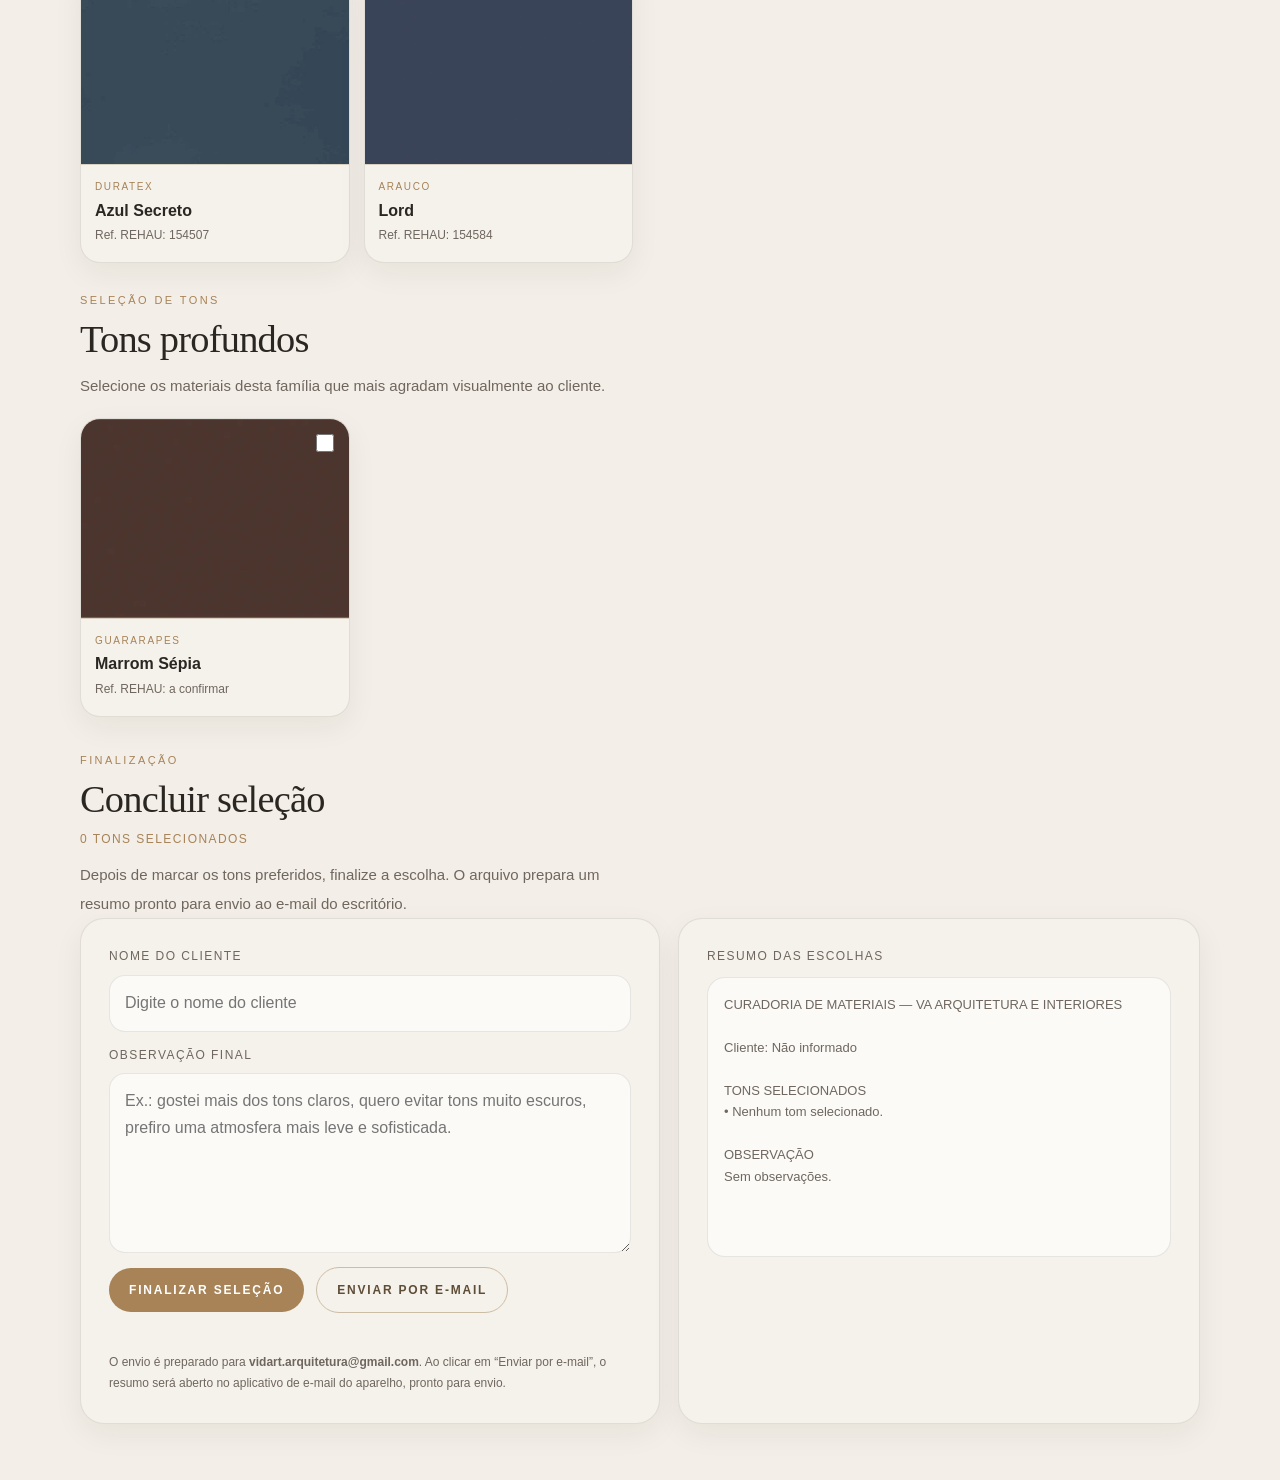
<file: curadoria-materiais/index.html>
<!doctype html>
<html lang='pt-BR'>
<head>
<meta charset='utf-8'>
<meta name='viewport' content='width=device-width, initial-scale=1, viewport-fit=cover'>
<title>Curadoria de materiais</title>
<style>
:root{--bg:#f3eee7;--panel:#f5f1eb;--panel-2:#efe8dd;--text:#2a2622;--muted:#6f675f;--accent:#a78357;--accent-soft:#e8d8bf;--line:rgba(42,38,34,.10);--radius:24px;--shadow:0 10px 30px rgba(41,31,20,.06);--serif:Iowan Old Style,Palatino Linotype,Book Antiqua,Georgia,serif;--sans:-apple-system,BlinkMacSystemFont,'Segoe UI',Arial,sans-serif;}
*{box-sizing:border-box}html,body{margin:0;padding:0;background:var(--bg);color:var(--text);font-family:var(--sans)}img{display:block;max-width:100%}body{line-height:1.65}
.wrapper{width:min(1120px,calc(100% - 24px));margin:0 auto;padding:28px 0 56px}
.page-title{font:500 clamp(32px,4vw,54px)/1.06 var(--serif);letter-spacing:-.02em;margin:0 0 14px}
.card{background:var(--panel);border:1px solid var(--line);border-radius:var(--radius);box-shadow:var(--shadow)}.card.pad{padding:28px}
.kicker,.section-kicker{font-size:11px;letter-spacing:.22em;text-transform:uppercase;color:var(--accent);margin-bottom:10px}
.intro-text,.section-text{font-size:15px;color:var(--muted);max-width:65ch;line-height:1.95;margin:0}
.preface-pills{display:flex;flex-wrap:wrap;gap:10px;margin-top:20px}.preface-pills span{background:var(--accent-soft);color:#6b563b;border:1px solid #ddc8a7;padding:10px 14px;border-radius:999px;font-size:11px;letter-spacing:.12em;text-transform:uppercase}
.identity{display:grid;grid-template-columns:.82fr 1.18fr;gap:18px;align-items:stretch;margin-top:22px}
.logo-block{display:flex;align-items:center;justify-content:center;min-height:380px;background:var(--bg)}.logo-block img{width:min(100%,420px);max-height:320px;object-fit:contain}
.mood-block{padding:18px;background:var(--bg)}.mood-block img{border-radius:18px;border:1px solid var(--line);width:100%;object-fit:cover}.mood-note{padding:14px 6px 4px;font-size:13px;color:var(--muted);line-height:1.8}
.catalog-intro{margin-top:28px}.catalog-intro h2,.catalog-section h2,.final-section h2{font:500 clamp(28px,3vw,42px)/1.08 var(--serif);letter-spacing:-.02em;margin:0 0 10px}
.catalog-section{margin-top:28px}
.materials-grid{display:grid;grid-template-columns:repeat(4,minmax(0,1fr));gap:14px;margin-top:18px}
.material-card{display:block;position:relative;background:var(--panel);border:1px solid var(--line);border-radius:20px;overflow:hidden;box-shadow:var(--shadow);cursor:pointer;transition:transform .18s ease,border-color .18s ease,box-shadow .18s ease}
.material-card:hover{transform:translateY(-2px);border-color:#cab391}.material-card input{position:absolute;top:12px;right:12px;width:18px;height:18px;accent-color:var(--accent);z-index:2}.material-card:has(input:checked){border-color:var(--accent);box-shadow:0 10px 30px rgba(147,108,61,.16)}.material-card:has(input:checked)::after{content:'Selecionado';position:absolute;left:12px;top:12px;background:rgba(245,241,235,.94);color:#7b5d35;border:1px solid #dbc4a2;border-radius:999px;padding:5px 9px;font-size:10px;letter-spacing:.1em;text-transform:uppercase;z-index:2}
.material-thumb{height:190px;border-bottom:1px solid var(--line);background:#ede3d3;overflow:hidden}.material-thumb img{width:100%;height:100%;object-fit:cover}
.material-meta{padding:14px 14px 16px}.material-brand{font-size:10px;letter-spacing:.16em;text-transform:uppercase;color:var(--accent);margin-bottom:5px}.material-name{font-size:16px;font-weight:600;line-height:1.28;margin-bottom:5px}.material-code{font-size:12px;color:var(--muted)}
.selected-count{margin:4px 0 10px;color:var(--accent);font-size:12px;letter-spacing:.12em;text-transform:uppercase}
.final-section{margin-top:34px}.final-box{display:grid;grid-template-columns:1fr .9fr;gap:18px}.field{display:grid;gap:8px;margin-bottom:14px}.field label{font-size:12px;letter-spacing:.12em;text-transform:uppercase;color:var(--muted)}.field input,.field textarea{width:100%;border:1px solid var(--line);background:#fbfaf7;border-radius:16px;padding:14px 15px;font:inherit;color:var(--text)}.field textarea{min-height:180px;resize:vertical}
.action-bar{display:flex;flex-wrap:wrap;gap:12px;align-items:center;margin-top:6px}.btn{appearance:none;border:none;border-radius:999px;padding:15px 20px;font-size:12px;letter-spacing:.15em;text-transform:uppercase;font-weight:700;cursor:pointer}.btn-primary{background:var(--accent);color:#fff}.btn-secondary{background:transparent;border:1px solid #cebda5;color:#5e4d37}.summary-box{background:#fbfaf7;border:1px solid var(--line);border-radius:18px;padding:16px;min-height:280px;font-size:13px;white-space:pre-wrap;color:var(--muted)}.form-status{min-height:1.4em;color:#8b5e3b;font-size:13px;margin:10px 0 0}.small-note{margin-top:10px;font-size:12px;color:var(--muted);line-height:1.8}
.completion{position:fixed;inset:0;background:rgba(243,238,231,.98);display:grid;place-items:center;padding:20px;z-index:30}.completion-inner{max-width:760px;width:100%;background:#fbfaf7;border:1px solid var(--line);border-radius:28px;padding:28px;box-shadow:var(--shadow)}.completion-emblem{width:58px;height:58px;border-radius:50%;display:grid;place-items:center;background:#e8f0e5;color:#4b6b4b;font-size:30px;margin-bottom:14px}.completion-kicker{font-size:11px;letter-spacing:.2em;text-transform:uppercase;color:var(--accent);margin-bottom:8px}.completion h1{font:500 clamp(28px,4vw,44px)/1.06 var(--serif);margin:0 0 12px}.completion p,.completion-note,.completion-caveat{color:var(--muted);line-height:1.85}.completion-note{margin-bottom:12px}.completion textarea{width:100%;min-height:210px;border:1px solid var(--line);border-radius:16px;background:#fff;padding:14px;font:inherit;margin-top:8px}.completion-actions{display:flex;flex-wrap:wrap;gap:12px;margin-top:16px}
@media (max-width:980px){.identity,.final-box{grid-template-columns:1fr}.materials-grid{grid-template-columns:repeat(3,minmax(0,1fr))}.logo-block{min-height:300px}}
@media (max-width:720px){.wrapper{width:min(100% - 18px,1000px);padding-top:18px}.card.pad{padding:22px}.materials-grid{grid-template-columns:repeat(2,minmax(0,1fr));gap:11px}.material-thumb{height:170px}.logo-block{min-height:240px}.logo-block img{width:min(100%,360px);max-height:220px}.preface-pills span{font-size:10px;padding:9px 12px}.completion-inner{padding:22px}}
</style>
<style>.material-thumb{height:200px!important}.material-thumb img{width:100%;height:100%;object-fit:cover;display:block}.logo-block{border:0;background:#f3eee7;box-shadow:none}.logo-block img{mix-blend-mode:normal}@media(max-width:720px){.material-thumb{height:166px!important}}</style></head>
<body>
<main id='mainContent' class='wrapper'>
  <section class='intro'>
    <div class='card pad'>
      <div class='kicker'>Apresentação</div>
      <h1 class='page-title'>Curadoria de materiais</h1>
      <p class='intro-text'>Esta etapa foi preparada para que o cliente conheça os tons que conversam com os revestimentos já instalados na casa e selecione aqueles com que mais se identifica. A proposta aqui é simples: observar, comparar e escolher, com calma, a direção estética que mais faz sentido para o projeto.</p>
      <div class='preface-pills'><span>Prefácio visual</span><span>Moodboard principal</span><span>Seleção de tons</span><span>Escolha final do cliente</span></div>
    </div>
  </section>
  <section class='identity'>
    <div class='logo-block'><img src='[data-uri]' alt='VA Arquitetura e Interiores'></div>
    <div class='card mood-block'><img src='[data-uri]' alt='Moodboard principal da casa'><div class='mood-note'>Moodboard principal da casa, mantendo o foco nos revestimentos já instalados e na direção cromática que servirá de base para a escolha dos MDFs.</div></div>
  </section>
  <section class='catalog-intro'>
    <div class='section-kicker'>Seleção livre</div>
    <h2>Tons para o cliente visualizar e escolher</h2>
    <p class='section-text'>Fotografias dos padrões disponibilizadas pelos fabricantes. Selecione seus favoritos e confirme a escolha definitiva com amostras físicas.</p>
  </section>
  
    <section class='catalog-section'>
      <div class='section-kicker'>Seleção de tons</div>
      <h2>Madeirados</h2>
      <p class='section-text'>Selecione os materiais desta família que mais agradam visualmente ao cliente.</p>
      <div class='materials-grid'>
        <label class='material-card'>
          <input type='checkbox' class='mat-check' value='Duratex — Oásis (1784S)'>
          <div class='material-thumb has-image'><img src='materiais/p1.webp' alt='Fotografia oficial do padrão Duratex Oásis' width='640' height='400' loading='lazy' decoding='async'></div>
          <div class='material-meta'>
            <div class='material-brand'>Duratex</div>
            <div class='material-name'>Oásis</div>
            <div class='material-code'>Ref. REHAU: 1784S</div>
          </div>
        </label>
        
        <label class='material-card'>
          <input type='checkbox' class='mat-check' value='Duratex — Carvalho Lir (1693S)'>
          <div class='material-thumb has-image'><img src='materiais/p2.webp' alt='Fotografia oficial do padrão Duratex Carvalho Lir' width='640' height='400' loading='lazy' decoding='async'></div>
          <div class='material-meta'>
            <div class='material-brand'>Duratex</div>
            <div class='material-name'>Carvalho Lir</div>
            <div class='material-code'>Ref. REHAU: 1693S</div>
          </div>
        </label>
        
        <label class='material-card'>
          <input type='checkbox' class='mat-check' value='Duratex — Carvalho Berlin (579S)'>
          <div class='material-thumb has-image'><img src='materiais/p3.webp' alt='Fotografia oficial do padrão Duratex Carvalho Berlin' width='640' height='400' loading='lazy' decoding='async'></div>
          <div class='material-meta'>
            <div class='material-brand'>Duratex</div>
            <div class='material-name'>Carvalho Berlin</div>
            <div class='material-code'>Ref. REHAU: 579S</div>
          </div>
        </label>
        
        <label class='material-card'>
          <input type='checkbox' class='mat-check' value='Duratex — Carvalho Batur (1238SU)'>
          <div class='material-thumb has-image'><img src='materiais/p4.webp' alt='Fotografia oficial do padrão Duratex Carvalho Batur' width='640' height='400' loading='lazy' decoding='async'></div>
          <div class='material-meta'>
            <div class='material-brand'>Duratex</div>
            <div class='material-name'>Carvalho Batur</div>
            <div class='material-code'>Ref. REHAU: 1238SU</div>
          </div>
        </label>
        
        <label class='material-card'>
          <input type='checkbox' class='mat-check' value='Duratex — Noce Mare (073S)'>
          <div class='material-thumb has-image'><img src='materiais/p9.webp' alt='Fotografia oficial do padrão Duratex Noce Mare' width='640' height='400' loading='lazy' decoding='async'></div>
          <div class='material-meta'>
            <div class='material-brand'>Duratex</div>
            <div class='material-name'>Noce Mare</div>
            <div class='material-code'>Ref. REHAU: 073S</div>
          </div>
        </label>
        
        <label class='material-card'>
          <input type='checkbox' class='mat-check' value='Duratex — Nogueira Asti (1767S)'>
          <div class='material-thumb has-image'><img src='materiais/p10.webp' alt='Fotografia oficial do padrão Duratex Nogueira Asti' width='640' height='400' loading='lazy' decoding='async'></div>
          <div class='material-meta'>
            <div class='material-brand'>Duratex</div>
            <div class='material-name'>Nogueira Asti</div>
            <div class='material-code'>Ref. REHAU: 1767S</div>
          </div>
        </label>
        
        <label class='material-card'>
          <input type='checkbox' class='mat-check' value='Arauco — Areal · Bold (1602S)'>
          <div class='material-thumb has-image'><img src='materiais/p13.webp' alt='Fotografia oficial do padrão Arauco Areal · Bold' width='640' height='400' loading='lazy' decoding='async'></div>
          <div class='material-meta'>
            <div class='material-brand'>Arauco</div>
            <div class='material-name'>Areal · Bold</div>
            <div class='material-code'>Ref. REHAU: 1602S</div>
          </div>
        </label>
        
        <label class='material-card'>
          <input type='checkbox' class='mat-check' value='Arauco — Carvalho · Poró (1802S)'>
          <div class='material-thumb has-image'><img src='materiais/p14.webp' alt='Fotografia oficial do padrão Arauco Carvalho · Poró' width='640' height='400' loading='lazy' decoding='async'></div>
          <div class='material-meta'>
            <div class='material-brand'>Arauco</div>
            <div class='material-name'>Carvalho · Poró</div>
            <div class='material-code'>Ref. REHAU: 1802S</div>
          </div>
        </label>
        
        <label class='material-card'>
          <input type='checkbox' class='mat-check' value='Arauco — Carvalho Mel · Bold (1731S)'>
          <div class='material-thumb has-image'><img src='materiais/p15.webp' alt='Fotografia oficial do padrão Arauco Carvalho Mel · Bold' width='640' height='400' loading='lazy' decoding='async'></div>
          <div class='material-meta'>
            <div class='material-brand'>Arauco</div>
            <div class='material-name'>Carvalho Mel · Bold</div>
            <div class='material-code'>Ref. REHAU: 1731S</div>
          </div>
        </label>
        
        <label class='material-card'>
          <input type='checkbox' class='mat-check' value='Arauco — Amendoeira · Bold (1600S)'>
          <div class='material-thumb has-image'><img src='materiais/p16.webp' alt='Fotografia oficial do padrão Arauco Amendoeira · Bold' width='640' height='400' loading='lazy' decoding='async'></div>
          <div class='material-meta'>
            <div class='material-brand'>Arauco</div>
            <div class='material-name'>Amendoeira · Bold</div>
            <div class='material-code'>Ref. REHAU: 1600S</div>
          </div>
        </label>
        
        <label class='material-card'>
          <input type='checkbox' class='mat-check' value='Arauco — Maraú · Bold (1718S)'>
          <div class='material-thumb has-image'><img src='materiais/p23.webp' alt='Fotografia oficial do padrão Arauco Maraú · Bold' width='640' height='400' loading='lazy' decoding='async'></div>
          <div class='material-meta'>
            <div class='material-brand'>Arauco</div>
            <div class='material-name'>Maraú · Bold</div>
            <div class='material-code'>Ref. REHAU: 1718S</div>
          </div>
        </label>
        
        <label class='material-card'>
          <input type='checkbox' class='mat-check' value='Arauco — Nogueira Persa · Trend (1507S)'>
          <div class='material-thumb has-image'><img src='materiais/p24.webp' alt='Fotografia oficial do padrão Arauco Nogueira Persa · Trend' width='640' height='400' loading='lazy' decoding='async'></div>
          <div class='material-meta'>
            <div class='material-brand'>Arauco</div>
            <div class='material-name'>Nogueira Persa · Trend</div>
            <div class='material-code'>Ref. REHAU: 1507S</div>
          </div>
        </label>
        
        <label class='material-card'>
          <input type='checkbox' class='mat-check' value='Guararapes — Carvalho Natural (1428S)'>
          <div class='material-thumb has-image'><img src='materiais/p25.webp' alt='Fotografia oficial do padrão Guararapes Carvalho Natural' width='640' height='400' loading='lazy' decoding='async'></div>
          <div class='material-meta'>
            <div class='material-brand'>Guararapes</div>
            <div class='material-name'>Carvalho Natural</div>
            <div class='material-code'>Ref. REHAU: 1428S</div>
          </div>
        </label>
        
        <label class='material-card'>
          <input type='checkbox' class='mat-check' value='Guararapes — Tauari (1427S)'>
          <div class='material-thumb has-image'><img src='materiais/p26.webp' alt='Fotografia oficial do padrão Guararapes Tauari' width='640' height='400' loading='lazy' decoding='async'></div>
          <div class='material-meta'>
            <div class='material-brand'>Guararapes</div>
            <div class='material-name'>Tauari</div>
            <div class='material-code'>Ref. REHAU: 1427S</div>
          </div>
        </label>
        
        <label class='material-card'>
          <input type='checkbox' class='mat-check' value='Guararapes — Teka Bianco (258SU)'>
          <div class='material-thumb has-image'><img src='materiais/p27.webp' alt='Fotografia oficial do padrão Guararapes Teka Bianco' width='640' height='400' loading='lazy' decoding='async'></div>
          <div class='material-meta'>
            <div class='material-brand'>Guararapes</div>
            <div class='material-name'>Teka Bianco</div>
            <div class='material-code'>Ref. REHAU: 258SU</div>
          </div>
        </label>
        
        <label class='material-card'>
          <input type='checkbox' class='mat-check' value='Guararapes — Freijó (1231S)'>
          <div class='material-thumb has-image'><img src='materiais/p28.webp' alt='Fotografia oficial do padrão Guararapes Freijó' width='640' height='400' loading='lazy' decoding='async'></div>
          <div class='material-meta'>
            <div class='material-brand'>Guararapes</div>
            <div class='material-name'>Freijó</div>
            <div class='material-code'>Ref. REHAU: 1231S</div>
          </div>
        </label>
        
        <label class='material-card'>
          <input type='checkbox' class='mat-check' value='Guararapes — Nogal Champagne (111SU)'>
          <div class='material-thumb has-image'><img src='materiais/p30.webp' alt='Fotografia oficial do padrão Guararapes Nogal Champagne' width='640' height='400' loading='lazy' decoding='async'></div>
          <div class='material-meta'>
            <div class='material-brand'>Guararapes</div>
            <div class='material-name'>Nogal Champagne</div>
            <div class='material-code'>Ref. REHAU: 111SU</div>
          </div>
        </label>
        
        <label class='material-card'>
          <input type='checkbox' class='mat-check' value='Guararapes — Fresno Douro (a confirmar)'>
          <div class='material-thumb has-image'><img src='materiais/p31.webp' alt='Fotografia oficial do padrão Guararapes Fresno Douro' width='640' height='400' loading='lazy' decoding='async'></div>
          <div class='material-meta'>
            <div class='material-brand'>Guararapes</div>
            <div class='material-name'>Fresno Douro</div>
            <div class='material-code'>Ref. REHAU: a confirmar</div>
          </div>
        </label>
        
        <label class='material-card'>
          <input type='checkbox' class='mat-check' value='Guararapes — Carvalho Nórdico (a confirmar)'>
          <div class='material-thumb has-image'><img src='materiais/p37.webp' alt='Fotografia oficial do padrão Guararapes Carvalho Nórdico' width='640' height='400' loading='lazy' decoding='async'></div>
          <div class='material-meta'>
            <div class='material-brand'>Guararapes</div>
            <div class='material-name'>Carvalho Nórdico</div>
            <div class='material-code'>Ref. REHAU: a confirmar</div>
          </div>
        </label>
        </div>
    </section>
    
    <section class='catalog-section'>
      <div class='section-kicker'>Seleção de tons</div>
      <h2>Beges e neutros</h2>
      <p class='section-text'>Selecione os materiais desta família que mais agradam visualmente ao cliente.</p>
      <div class='materials-grid'>
        <label class='material-card'>
          <input type='checkbox' class='mat-check' value='Duratex — Palha · Trama (154772)'>
          <div class='material-thumb has-image'><img src='materiais/p5.webp' alt='Fotografia oficial do padrão Duratex Palha · Trama' width='640' height='400' loading='lazy' decoding='async'></div>
          <div class='material-meta'>
            <div class='material-brand'>Duratex</div>
            <div class='material-name'>Palha · Trama</div>
            <div class='material-code'>Ref. REHAU: 154772</div>
          </div>
        </label>
        
        <label class='material-card'>
          <input type='checkbox' class='mat-check' value='Duratex — Gianduia Puro (154908)'>
          <div class='material-thumb has-image'><img src='materiais/p6.webp' alt='Fotografia oficial do padrão Duratex Gianduia Puro' width='640' height='400' loading='lazy' decoding='async'></div>
          <div class='material-meta'>
            <div class='material-brand'>Duratex</div>
            <div class='material-name'>Gianduia Puro</div>
            <div class='material-code'>Ref. REHAU: 154908</div>
          </div>
        </label>
        
        <label class='material-card'>
          <input type='checkbox' class='mat-check' value='Duratex — Cinza Fóssil · Velluto (154820)'>
          <div class='material-thumb has-image'><img src='materiais/p11.webp' alt='Fotografia oficial do padrão Duratex Cinza Fóssil · Velluto' width='640' height='400' loading='lazy' decoding='async'></div>
          <div class='material-meta'>
            <div class='material-brand'>Duratex</div>
            <div class='material-name'>Cinza Fóssil · Velluto</div>
            <div class='material-code'>Ref. REHAU: 154820</div>
          </div>
        </label>
        
        <label class='material-card'>
          <input type='checkbox' class='mat-check' value='Arauco — Beige · Matt (154588)'>
          <div class='material-thumb has-image'><img src='materiais/p17.webp' alt='Fotografia oficial do padrão Arauco Beige · Matt' width='640' height='400' loading='lazy' decoding='async'></div>
          <div class='material-meta'>
            <div class='material-brand'>Arauco</div>
            <div class='material-name'>Beige · Matt</div>
            <div class='material-code'>Ref. REHAU: 154588</div>
          </div>
        </label>
        
        <label class='material-card'>
          <input type='checkbox' class='mat-check' value='Arauco — Linho · Couro (291S)'>
          <div class='material-thumb has-image'><img src='materiais/p18.webp' alt='Fotografia oficial do padrão Arauco Linho · Couro' width='640' height='400' loading='lazy' decoding='async'></div>
          <div class='material-meta'>
            <div class='material-brand'>Arauco</div>
            <div class='material-name'>Linho · Couro</div>
            <div class='material-code'>Ref. REHAU: 291S</div>
          </div>
        </label>
        
        <label class='material-card'>
          <input type='checkbox' class='mat-check' value='Arauco — Connect · Matt (a confirmar)'>
          <div class='material-thumb has-image'><img src='materiais/p19.webp' alt='Fotografia oficial do padrão Arauco Connect · Matt' width='640' height='400' loading='lazy' decoding='async'></div>
          <div class='material-meta'>
            <div class='material-brand'>Arauco</div>
            <div class='material-name'>Connect · Matt</div>
            <div class='material-code'>Ref. REHAU: a confirmar</div>
          </div>
        </label>
        
        <label class='material-card'>
          <input type='checkbox' class='mat-check' value='Arauco — Gris · Chess (934S)'>
          <div class='material-thumb has-image'><img src='materiais/p22.webp' alt='Fotografia oficial do padrão Arauco Gris · Chess' width='640' height='400' loading='lazy' decoding='async'></div>
          <div class='material-meta'>
            <div class='material-brand'>Arauco</div>
            <div class='material-name'>Gris · Chess</div>
            <div class='material-code'>Ref. REHAU: 934S</div>
          </div>
        </label>
        
        <label class='material-card'>
          <input type='checkbox' class='mat-check' value='Guararapes — Areia (154135)'>
          <div class='material-thumb has-image'><img src='materiais/p29.webp' alt='Fotografia oficial do padrão Guararapes Areia' width='640' height='400' loading='lazy' decoding='async'></div>
          <div class='material-meta'>
            <div class='material-brand'>Guararapes</div>
            <div class='material-name'>Areia</div>
            <div class='material-code'>Ref. REHAU: 154135</div>
          </div>
        </label>
        
        <label class='material-card'>
          <input type='checkbox' class='mat-check' value='Guararapes — Doce de Leite (a confirmar)'>
          <div class='material-thumb has-image'><img src='materiais/p32.webp' alt='Fotografia oficial do padrão Guararapes Doce de Leite' width='640' height='400' loading='lazy' decoding='async'></div>
          <div class='material-meta'>
            <div class='material-brand'>Guararapes</div>
            <div class='material-name'>Doce de Leite</div>
            <div class='material-code'>Ref. REHAU: a confirmar</div>
          </div>
        </label>
        
        <label class='material-card'>
          <input type='checkbox' class='mat-check' value='Guararapes — Fendi (a confirmar)'>
          <div class='material-thumb has-image'><img src='materiais/p33.webp' alt='Fotografia oficial do padrão Guararapes Fendi' width='640' height='400' loading='lazy' decoding='async'></div>
          <div class='material-meta'>
            <div class='material-brand'>Guararapes</div>
            <div class='material-name'>Fendi</div>
            <div class='material-code'>Ref. REHAU: a confirmar</div>
          </div>
        </label>
        </div>
    </section>
    
    <section class='catalog-section'>
      <div class='section-kicker'>Seleção de tons</div>
      <h2>Verdes</h2>
      <p class='section-text'>Selecione os materiais desta família que mais agradam visualmente ao cliente.</p>
      <div class='materials-grid'>
        <label class='material-card'>
          <input type='checkbox' class='mat-check' value='Duratex — Mint (154565)'>
          <div class='material-thumb has-image'><img src='materiais/p7.webp' alt='Fotografia oficial do padrão Duratex Mint' width='640' height='400' loading='lazy' decoding='async'></div>
          <div class='material-meta'>
            <div class='material-brand'>Duratex</div>
            <div class='material-name'>Mint</div>
            <div class='material-code'>Ref. REHAU: 154565</div>
          </div>
        </label>
        
        <label class='material-card'>
          <input type='checkbox' class='mat-check' value='Duratex — Moss · Velluto (154822)'>
          <div class='material-thumb has-image'><img src='materiais/p12.webp' alt='Fotografia oficial do padrão Duratex Moss · Velluto' width='640' height='400' loading='lazy' decoding='async'></div>
          <div class='material-meta'>
            <div class='material-brand'>Duratex</div>
            <div class='material-name'>Moss · Velluto</div>
            <div class='material-code'>Ref. REHAU: 154822</div>
          </div>
        </label>
        
        <label class='material-card'>
          <input type='checkbox' class='mat-check' value='Arauco — Sálvia · Matt (154667)'>
          <div class='material-thumb has-image'><img src='materiais/p20.webp' alt='Fotografia oficial do padrão Arauco Sálvia · Matt' width='640' height='400' loading='lazy' decoding='async'></div>
          <div class='material-meta'>
            <div class='material-brand'>Arauco</div>
            <div class='material-name'>Sálvia · Matt</div>
            <div class='material-code'>Ref. REHAU: 154667</div>
          </div>
        </label>
        
        <label class='material-card'>
          <input type='checkbox' class='mat-check' value='Guararapes — Alecrim (1405S)'>
          <div class='material-thumb has-image'><img src='materiais/p34.webp' alt='Fotografia oficial do padrão Guararapes Alecrim' width='640' height='400' loading='lazy' decoding='async'></div>
          <div class='material-meta'>
            <div class='material-brand'>Guararapes</div>
            <div class='material-name'>Alecrim</div>
            <div class='material-code'>Ref. REHAU: 1405S</div>
          </div>
        </label>
        
        <label class='material-card'>
          <input type='checkbox' class='mat-check' value='Guararapes — Verde Oliva (a confirmar)'>
          <div class='material-thumb has-image'><img src='materiais/p35.webp' alt='Fotografia oficial do padrão Guararapes Verde Oliva' width='640' height='400' loading='lazy' decoding='async'></div>
          <div class='material-meta'>
            <div class='material-brand'>Guararapes</div>
            <div class='material-name'>Verde Oliva</div>
            <div class='material-code'>Ref. REHAU: a confirmar</div>
          </div>
        </label>
        </div>
    </section>
    
    <section class='catalog-section'>
      <div class='section-kicker'>Seleção de tons</div>
      <h2>Azuis</h2>
      <p class='section-text'>Selecione os materiais desta família que mais agradam visualmente ao cliente.</p>
      <div class='materials-grid'>
        <label class='material-card'>
          <input type='checkbox' class='mat-check' value='Duratex — Azul Secreto (154507)'>
          <div class='material-thumb has-image'><img src='materiais/p8.webp' alt='Fotografia oficial do padrão Duratex Azul Secreto' width='640' height='400' loading='lazy' decoding='async'></div>
          <div class='material-meta'>
            <div class='material-brand'>Duratex</div>
            <div class='material-name'>Azul Secreto</div>
            <div class='material-code'>Ref. REHAU: 154507</div>
          </div>
        </label>
        
        <label class='material-card'>
          <input type='checkbox' class='mat-check' value='Arauco — Lord (154584)'>
          <div class='material-thumb has-image'><img src='materiais/p21.webp' alt='Fotografia oficial do padrão Arauco Lord' width='640' height='400' loading='lazy' decoding='async'></div>
          <div class='material-meta'>
            <div class='material-brand'>Arauco</div>
            <div class='material-name'>Lord</div>
            <div class='material-code'>Ref. REHAU: 154584</div>
          </div>
        </label>
        </div>
    </section>
    
    <section class='catalog-section'>
      <div class='section-kicker'>Seleção de tons</div>
      <h2>Tons profundos</h2>
      <p class='section-text'>Selecione os materiais desta família que mais agradam visualmente ao cliente.</p>
      <div class='materials-grid'>
        <label class='material-card'>
          <input type='checkbox' class='mat-check' value='Guararapes — Marrom Sépia (a confirmar)'>
          <div class='material-thumb has-image'><img src='materiais/p36.webp' alt='Fotografia oficial do padrão Guararapes Marrom Sépia' width='640' height='400' loading='lazy' decoding='async'></div>
          <div class='material-meta'>
            <div class='material-brand'>Guararapes</div>
            <div class='material-name'>Marrom Sépia</div>
            <div class='material-code'>Ref. REHAU: a confirmar</div>
          </div>
        </label>
        </div>
    </section>
    
  <section class='final-section'>
    <div class='section-kicker'>Finalização</div>
    <h2>Concluir seleção</h2>
    <div class='selected-count' id='selectedCount'>0 tons selecionados</div>
    <p class='section-text'>Depois de marcar os tons preferidos, finalize a escolha. O arquivo prepara um resumo pronto para envio ao e-mail do escritório.</p>
    <div class='final-box'>
      <div class='card pad'>
        <div class='field'><label for='clientName'>Nome do cliente</label><input id='clientName' type='text' placeholder='Digite o nome do cliente'></div>
        <div class='field'><label for='clientNote'>Observação final</label><textarea id='clientNote' placeholder='Ex.: gostei mais dos tons claros, quero evitar tons muito escuros, prefiro uma atmosfera mais leve e sofisticada.'></textarea></div>
        <div class='action-bar'><button class='btn btn-primary' id='finishBtn' type='button'>Finalizar seleção</button><button class='btn btn-secondary' id='emailBtn' type='button'>Enviar por e-mail</button></div>
        <p class='form-status' id='formStatus' role='alert'></p>
        <div class='small-note'>O envio é preparado para <strong>vidart.arquitetura@gmail.com</strong>. Ao clicar em “Enviar por e-mail”, o resumo será aberto no aplicativo de e-mail do aparelho, pronto para envio.</div>
      </div>
      <div class='card pad'><div class='field' style='margin-bottom:10px'><label>Resumo das escolhas</label></div><div class='summary-box' id='summaryBox'>Nenhum tom foi selecionado ainda.</div></div>
    </div>
  </section>
</main>
<section id='completePage' class='completion' tabindex='-1' hidden style='display:none'>
  <div class='completion-inner'>
    <div class='completion-emblem'>✓</div>
    <div class='completion-kicker'>Curadoria finalizada</div>
    <h1>Suas escolhas foram registradas.</h1>
    <p>Obrigado por compartilhar suas preferências. Esta etapa da curadoria de materiais foi concluída.</p>
    <div class='completion-note'>O próximo passo é enviar o resumo ao escritório. O botão abaixo abre um rascunho de e-mail para você revisar e enviar.</div>
    <textarea id='completeSummary' readonly aria-label='Resumo da curadoria'></textarea>
    <div class='completion-actions'><button class='btn btn-primary' id='completeEmail' type='button'>Abrir e-mail para envio</button><button class='btn btn-secondary' id='completeCopy' type='button'>Copiar resumo</button><button class='btn btn-secondary' id='reviewBtn' type='button'>Revisar escolhas</button></div>
    <p class='completion-caveat'>O e-mail só será enviado depois que você confirmar o envio no seu aplicativo de e-mail.</p>
  </div>
</section>
<script>
(function(){
  'use strict';
  const STORAGE_KEY='va-curadoria-selecao-v2';
  const DEST_EMAIL='vidart.arquitetura@gmail.com';
  const checks=[...document.querySelectorAll('.mat-check')];
  const summaryBox=document.getElementById('summaryBox');
  const clientName=document.getElementById('clientName');
  const clientNote=document.getElementById('clientNote');
  const finishBtn=document.getElementById('finishBtn');
  const emailBtn=document.getElementById('emailBtn');
  const status=document.getElementById('formStatus');
  const complete=document.getElementById('completePage');
  const completeSummary=document.getElementById('completeSummary');
  const completeEmail=document.getElementById('completeEmail');
  const completeCopy=document.getElementById('completeCopy');
  const reviewBtn=document.getElementById('reviewBtn');
  const countText=document.getElementById('selectedCount');
  const mainContent=document.getElementById('mainContent');

  function selectedValues(){ return checks.filter(c=>c.checked).map(c=>c.value); }
  function safeSave(){ try{ localStorage.setItem(STORAGE_KEY, JSON.stringify({selected:selectedValues(), name:clientName.value, note:clientNote.value})); }catch(e){} }
  function safeRestore(){
    try{
      const raw=localStorage.getItem(STORAGE_KEY); if(!raw) return;
      const parsed=JSON.parse(raw); if(!parsed||typeof parsed!=='object') return;
      const sel=new Set(Array.isArray(parsed.selected)?parsed.selected:[]);
      checks.forEach(c=>c.checked=sel.has(c.value));
      clientName.value=typeof parsed.name==='string'?parsed.name:'';
      clientNote.value=typeof parsed.note==='string'?parsed.note:'';
    }catch(e){}
  }
  function buildSummary(){
    const lines=[];
    lines.push('CURADORIA DE MATERIAIS — VA ARQUITETURA E INTERIORES');
    lines.push('');
    lines.push('Cliente: '+(clientName.value.trim()||'Não informado'));
    lines.push('');
    lines.push('TONS SELECIONADOS');
    const vals=selectedValues();
    if(vals.length){ vals.forEach(v=>lines.push('• '+v)); }
    else{ lines.push('• Nenhum tom selecionado.'); }
    lines.push('');
    lines.push('OBSERVAÇÃO');
    lines.push(clientNote.value.trim()||'Sem observações.');
    return lines.join('\n');
  }
  function render(){
    const vals=selectedValues();
    summaryBox.textContent=buildSummary();
    countText.textContent=vals.length + (vals.length===1 ? ' tom selecionado' : ' tons selecionados');
  }
  function onChange(){ status.textContent=''; render(); safeSave(); }
  function ready(){
    if(selectedValues().length>0) return true;
    status.textContent='Escolha pelo menos um tom de MDF antes de finalizar.';
    const first=document.querySelector('.catalog-intro');
    if(first) first.scrollIntoView({behavior:'smooth', block:'start'});
    return false;
  }
  async function finish(){
    if(!ready()) return false;
    render(); safeSave();
    finishBtn.disabled=true; emailBtn.disabled=true; status.textContent='Enviando sua seleção ao escritório…';
    try{
      const response=await fetch('https://script.google.com/macros/s/AKfycbz92ulraImXokz8sNYoh9nGPmK78nXHSEDGmZLkY57gJ1DBHtnuF95GHoEr0WkvcUtt/exec',{
        method:'POST',headers:{'Content-Type':'text/plain;charset=UTF-8'},
        body:JSON.stringify({type:'curadoria',name:clientName.value.trim(),selected:selectedValues(),note:clientNote.value.trim()})
      });
      const result=await response.json();
      if(!response.ok||!result.ok) throw new Error('Não foi possível confirmar o envio.');
      completeSummary.value=buildSummary();
      mainContent.hidden=true; mainContent.style.display='none';
      complete.hidden=false; complete.style.display='grid';
      window.scrollTo({top:0, behavior:'smooth'});
      return true;
    }catch(error){
      status.textContent='Não conseguimos enviar sua curadoria. Confira sua conexão e tente novamente.';
      finishBtn.disabled=false; emailBtn.disabled=false;
      return false;
    }
  }
  function mailto(){
    const subject=encodeURIComponent('Curadoria de materiais — '+(clientName.value.trim()||'Seleção do cliente'));
    const body=encodeURIComponent(buildSummary());
    return 'mailto:'+DEST_EMAIL+'?subject='+subject+'&body='+body;
  }
  async function copySummary(){
    const value=buildSummary();
    try{ await navigator.clipboard.writeText(value); completeCopy.textContent='Resumo copiado ✓'; }
    catch(e){
      const ta=document.createElement('textarea'); ta.value=value; ta.style.position='fixed'; ta.style.left='-9999px';
      document.body.appendChild(ta); ta.focus(); ta.select();
      const ok=document.execCommand('copy'); ta.remove();
      completeCopy.textContent= ok ? 'Resumo copiado ✓' : 'Selecione e copie o texto acima';
      if(!ok){ completeSummary.focus(); completeSummary.select(); }
    }
  }
  safeRestore(); render();
  checks.forEach(c=>c.addEventListener('change', onChange));
  clientName.addEventListener('input', onChange);
  clientNote.addEventListener('input', onChange);
  finishBtn.addEventListener('click', finish);
  emailBtn.addEventListener('click', function(){ finish(); });
  completeEmail.addEventListener('click', function(){ copySummary(); });
  completeCopy.addEventListener('click', copySummary);
  reviewBtn.addEventListener('click', function(){ complete.hidden=true; complete.style.display='none'; mainContent.hidden=false; mainContent.style.display='block'; finishBtn.scrollIntoView({behavior:'smooth', block:'center'}); });
})();
</script>
</body>
</html>
</file>
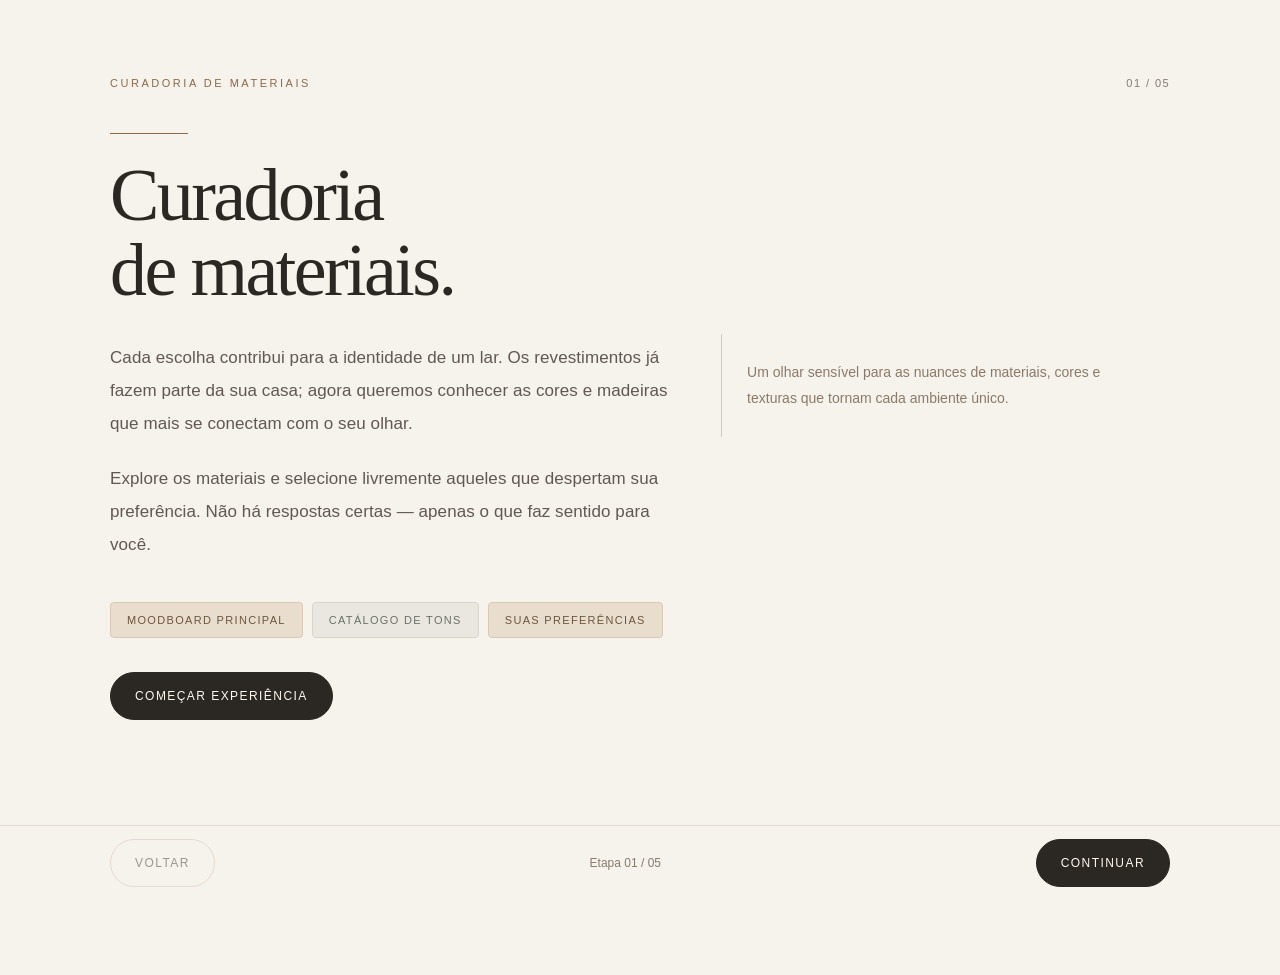
<file: curadoria/index.html>
<!doctype html><html lang="pt-BR"><head><meta charset="utf-8"><meta name="viewport" content="width=device-width,initial-scale=1,viewport-fit=cover"><meta name="theme-color" content="#F6F2EC"><title>Curadoria de Materiais — VA Arquitetura e Interiores</title><style>
:root{--sand:#F6F2EC;--sand-deep:#EBE1D3;--ink:#2B2722;--secondary:#605952;--faint:#857B70;--gold:#8B6C4A;--line:#E2D8CB;--paper:#FBF8F3;--serif:Georgia,"Times New Roman",serif;--sans:-apple-system,BlinkMacSystemFont,"Segoe UI",Arial,sans-serif}
*{box-sizing:border-box}html{scroll-behavior:smooth}body{margin:0;background:var(--sand);color:var(--ink);font-family:var(--sans);-webkit-font-smoothing:antialiased}img{display:block;max-width:100%;height:auto}button,input{font:inherit}button{cursor:pointer}input:focus-visible,button:focus-visible,a:focus-visible{outline:2px solid var(--gold);outline-offset:3px}
.shell{width:min(1060px,calc(100% - 36px));margin:0 auto}.screen{padding:clamp(38px,6vw,82px) 0 104px;min-height:100svh}.screen+.screen{border-top:1px solid var(--line)}.topline{display:flex;align-items:center;justify-content:space-between;gap:16px;margin-bottom:44px}.smlabel{font-size:11px;letter-spacing:.23em;text-transform:uppercase;color:var(--gold)}.progress{font-size:11px;letter-spacing:.13em;color:var(--faint)}.overline{display:block;color:var(--gold);font-size:12px;letter-spacing:.23em;text-transform:uppercase;margin-bottom:22px}.title{font-family:var(--serif);font-weight:400;font-size:clamp(44px,6vw,74px);letter-spacing:-.035em;line-height:1.02;margin:0 0 32px}.lead{font-weight:400;font-size:clamp(15px,1.7vw,17px);color:var(--secondary);line-height:1.95;max-width:650px;letter-spacing:.005em;margin:0}.spaced{margin-top:22px}.divider{height:1px;background:var(--line);margin:40px 0}.preface{display:flex;flex-wrap:wrap;gap:9px;margin-top:40px}.preface span{display:inline-block;background:#E9DDCD;border:1px solid #DAC9B4;color:#6D563E;padding:11px 16px;border-radius:4px;font-size:11px;letter-spacing:.12em;text-transform:uppercase}.preface span:nth-child(even){background:#E9E7DF;border-color:#D9D6C9;color:#6B716A}.intro-layout{display:grid;grid-template-columns:1fr .8fr;gap:50px;align-items:center}.intro-line{width:78px;height:1px;background:var(--gold);margin:0 0 24px}.intro-aside{padding:25px;border-left:1px solid #D7C9B6;color:#8A7B68;font-size:14px;line-height:1.9}
.logo-screen{text-align:center;display:flex;flex-direction:column;justify-content:center;align-items:center;gap:25px;background:var(--sand)}.logo-asset{width:min(90%,640px);height:auto;max-height:580px;object-fit:contain}.logo-screen .logo-note{font-size:17px;letter-spacing:.22em;text-transform:uppercase;color:var(--secondary);font-weight:500}
.mood-frame{margin:36px 0 0;padding:10px;background:#F0E9DF;border:1px solid var(--line)}.mood-frame img{width:100%;height:auto;object-fit:contain}.mood-caption{color:var(--faint);font-size:12px;line-height:1.75;margin-top:15px}.materials-intro{display:grid;grid-template-columns:1fr auto;align-items:end;gap:25px;margin-bottom:28px}.count{font-size:13px;color:var(--gold);white-space:nowrap}.filterbar{display:flex;gap:10px;flex-wrap:wrap;margin:23px 0 28px}.search{min-width:170px;flex:1;padding:13px 16px;border:1px solid var(--line);border-radius:4px;background:#FFFDFB;color:var(--ink)}.select{border:1px solid var(--line);border-radius:4px;background:#FFFDFB;padding:13px 14px;color:var(--secondary);min-width:165px}.group-title{margin:39px 0 15px;font-size:13px;font-weight:500;letter-spacing:.18em;text-transform:uppercase;color:var(--gold)}.sample-grid{display:grid;grid-template-columns:repeat(4,minmax(0,1fr));gap:16px}.sample-card{position:relative;cursor:pointer;border:1px solid var(--line);background:var(--paper);border-radius:4px;overflow:hidden;min-width:0;transition:border-color .15s}.sample-card:has(input:checked){border:2px solid var(--gold)}.sample-photo{display:block;aspect-ratio:1.42;overflow:hidden;background:#DBD0C2}.sample-photo img{width:100%;height:100%;object-fit:cover}.sample-text{display:flex;flex-direction:column;gap:7px;padding:15px 14px 18px}.sample-text strong{font-size:14px;font-weight:600;line-height:1.3}.sample-brand{font-size:10px;text-transform:uppercase;letter-spacing:.17em;color:var(--gold)}.sample-code{font-size:10px;color:var(--faint);line-height:1.5}.favorite-check{position:absolute;z-index:2;right:13px;top:13px;width:20px;height:20px;accent-color:var(--gold);cursor:pointer}.materials-disclaimer{color:#897A6C;font-size:12px;line-height:1.8;margin-top:34px;max-width:750px}.empty{padding:34px 0;color:var(--faint)}.group[hidden],.sample-card[hidden]{display:none!important}
.action{border:1px solid var(--ink);border-radius:100px;background:var(--ink);padding:14px 24px;font-size:12px;color:#FFF9F1;letter-spacing:.12em;text-transform:uppercase;min-height:48px}.action:hover{background:var(--gold);border-color:var(--gold)}.action.secondary{background:none;color:var(--ink);border-color:#CFC1B0}.action.secondary:hover{background:#EEE5DB}.action.disabled,.action:disabled{opacity:.45;cursor:not-allowed}.actions{display:flex;gap:12px;flex-wrap:wrap;margin-top:34px}.step-nav{display:none;position:sticky;bottom:0;background:var(--sand);border-top:1px solid var(--line);z-index:10;padding:13px 0}.js .step-nav{display:block}.nav-inner{display:flex;justify-content:space-between;align-items:center;gap:15px}.nav-hint{font-size:12px;color:var(--faint)}.js .screen{display:none}.js .screen.active{display:block}.js .screen.logo-screen.active{display:flex}
.thanks{min-height:76svh;display:flex;align-items:center;justify-content:center;flex-direction:column;text-align:center}.thanksmark{width:60px;height:60px;border:1px solid #B4A189;border-radius:50%;display:grid;place-items:center;font-size:26px;color:var(--gold);margin-bottom:30px}.thanks .title{max-width:750px}.thanks .lead{max-width:620px}.recap{margin:32px auto 10px;text-align:left;border:1px solid var(--line);background:#F1EAE0;max-width:700px;padding:23px;border-radius:4px}.recap strong{display:block;font-size:12px;letter-spacing:.16em;text-transform:uppercase;color:var(--gold);margin-bottom:13px}.recap ul{margin:0;padding:0 0 0 18px;line-height:1.95;color:var(--secondary)}.email-note{margin-top:22px;color:var(--faint);font-size:12px;line-height:1.8;max-width:700px}
@media(max-width:880px){.intro-layout{grid-template-columns:1fr}.intro-aside{display:none}.sample-grid{grid-template-columns:repeat(3,minmax(0,1fr))}}@media(max-width:620px){.shell{width:calc(100% - 28px)}.screen{min-height:unset;padding:29px 0 92px}.topline{margin-bottom:34px}.title{font-size:43px;margin-bottom:24px}.lead{font-size:15px;line-height:1.9}.preface{gap:7px;margin-top:28px}.preface span{font-size:10px;padding:10px 12px}.logo-screen{min-height:70svh}.logo-asset{width:min(100%,380px)}.materials-intro{display:block}.filterbar{gap:8px}.search{width:100%}.select{flex:1}.sample-grid{grid-template-columns:repeat(2,minmax(0,1fr));gap:10px}.sample-text{padding:12px 11px 13px;gap:5px}.sample-text strong{font-size:12px}.sample-code{font-size:9px}.nav-hint{display:none}.step-nav{padding:11px 0}.action{padding:12px 19px;font-size:11px}.thanks{min-height:74svh}.recap{padding:15px}} 
@media(prefers-reduced-motion:reduce){html{scroll-behavior:auto}}@media print{.step-nav,.filterbar{display:none!important}.js .screen{display:block!important}.sample-grid{grid-template-columns:repeat(4,1fr)}}
</style></head><body><main>
<section class="screen" id="screen-intro" data-step="0">
 <div class="shell"><div class="topline"><span class="smlabel">Curadoria de materiais</span><span class="progress">01 / 05</span></div>
 <div class="intro-layout"><div><div class="intro-line"></div><h1 class="title">Curadoria<br>de materiais.</h1><p class="lead">Cada escolha contribui para a identidade de um lar. Os revestimentos já fazem parte da sua casa; agora queremos conhecer as cores e madeiras que mais se conectam com o seu olhar.</p><p class="lead spaced">Explore os materiais e selecione livremente aqueles que despertam sua preferência. Não há respostas certas — apenas o que faz sentido para você.</p>
 <div class="preface"><span>Moodboard principal</span><span>Catálogo de tons</span><span>Suas preferências</span></div></div>
 <div class="intro-aside">Um olhar sensível para as nuances de materiais, cores e texturas que tornam cada ambiente único.</div></div>
 <div class="actions"><button type="button" class="action begin" data-next="1">Começar experiência</button></div>
 </div>
</section>
<section class="screen logo-screen" id="screen-logo" data-step="1">
 <div class="shell"><div class="topline"><span class="smlabel">VA Arquitetura e Interiores</span><span class="progress">02 / 05</span></div></div>
 <img class="logo-asset" src="[data-uri]" width="500" alt="Marca original VA Arquitetura e Interiores" />
 <p class="logo-note">Arquitetura & Interiores</p>
 <button type="button" class="action" data-next="2">Conhecer o moodboard</button>
</section>
<section class="screen" id="screen-mood" data-step="2">
 <div class="shell"><div class="topline"><span class="smlabel">Materiais existentes</span><span class="progress">03 / 05</span></div>
 <span class="overline">Revestimentos da casa</span><h2 class="title">O ponto de partida.</h2>
 <p class="lead">Os revestimentos já instalados são a base para esta curadoria. Os tons apresentados a seguir foram selecionados para dialogar com essas superfícies.</p>
 <figure class="mood-frame"><img src="[data-uri]" width="1200" height="800" alt="Moodboard de revestimentos, pedras, madeira e composição botânica, sem torneira e sem metais"></figure>
 <p class="mood-caption">O moodboard apresenta revestimentos e materiais de referência. Metais ainda não integram esta seleção.</p>
 <div class="actions"><button type="button" class="action" data-next="3">Explorar os tons</button></div>
 </div>
</section>
<section class="screen" id="screen-select" data-step="3"><div class="shell">
<div class="topline"><span class="smlabel">Descoberta cromática</span><span class="progress">04 / 05</span></div>
<div class="materials-intro"><div><span class="overline">Catálogo de MDF</span><h2 class="title">Quais tons combinam com você?</h2><p class="lead">Observe as amostras e selecione quantas quiser. Por enquanto, você não precisa pensar em ambientes: queremos apenas conhecer suas preferências.</p><p class="mood-caption">Pré-visualizações ilustrativas: a escolha final será conferida nas amostras físicas.</p></div><div class="count"><span id="count">0</span> selecionados</div></div>
<div class="filterbar"><input id="search" type="search" class="search" placeholder="Buscar nome do padrão" aria-label="Buscar padrão"><select id="brand-filter" class="select" aria-label="Filtrar por fabricante"><option value="all">Todas as marcas</option><option>Duratex</option><option>Arauco</option><option>Guararapes</option></select><select id="cat-filter" class="select" aria-label="Filtrar por tonalidade"><option value="all">Todos os tons</option><option value="madeira">Madeirados</option><option value="neutro">Beges e neutros</option><option value="verde">Verdes</option><option value="azul">Azuis</option><option value="escuro">Profundos</option></select></div>
<section class="group" data-group="madeira"><h3 class="group-title">Madeirados</h3><div class="sample-grid"><label class="sample-card" data-brand="Duratex" data-cat="madeira" data-search="oásis duratex 1784s">
      <input class="favorite-check" type="checkbox" value="p1" aria-label="Selecionar Oásis, Duratex">
      <span class="sample-photo"><img src="[data-uri]" alt="Prévia digital aproximada do padrão Oásis da Duratex" width="330" height="225"></span>
      <span class="sample-text"><span class="sample-brand">Duratex</span><strong>Oásis</strong><span class="sample-code">Fita equivalente: 1784S</span></span>
    </label><label class="sample-card" data-brand="Duratex" data-cat="madeira" data-search="carvalho lir duratex 1693s">
      <input class="favorite-check" type="checkbox" value="p2" aria-label="Selecionar Carvalho Lir, Duratex">
      <span class="sample-photo"><img src="[data-uri]" alt="Prévia digital aproximada do padrão Carvalho Lir da Duratex" width="330" height="225"></span>
      <span class="sample-text"><span class="sample-brand">Duratex</span><strong>Carvalho Lir</strong><span class="sample-code">Fita equivalente: 1693S</span></span>
    </label><label class="sample-card" data-brand="Duratex" data-cat="madeira" data-search="carvalho berlin duratex 579s">
      <input class="favorite-check" type="checkbox" value="p3" aria-label="Selecionar Carvalho Berlin, Duratex">
      <span class="sample-photo"><img src="[data-uri]" alt="Prévia digital aproximada do padrão Carvalho Berlin da Duratex" width="330" height="225"></span>
      <span class="sample-text"><span class="sample-brand">Duratex</span><strong>Carvalho Berlin</strong><span class="sample-code">Fita equivalente: 579S</span></span>
    </label><label class="sample-card" data-brand="Duratex" data-cat="madeira" data-search="carvalho batur duratex 1238su">
      <input class="favorite-check" type="checkbox" value="p4" aria-label="Selecionar Carvalho Batur, Duratex">
      <span class="sample-photo"><img src="[data-uri]" alt="Prévia digital aproximada do padrão Carvalho Batur da Duratex" width="330" height="225"></span>
      <span class="sample-text"><span class="sample-brand">Duratex</span><strong>Carvalho Batur</strong><span class="sample-code">Fita equivalente: 1238SU</span></span>
    </label><label class="sample-card" data-brand="Duratex" data-cat="madeira" data-search="noce mare duratex 073s">
      <input class="favorite-check" type="checkbox" value="p9" aria-label="Selecionar Noce Mare, Duratex">
      <span class="sample-photo"><img src="[data-uri]" alt="Prévia digital aproximada do padrão Noce Mare da Duratex" width="330" height="225"></span>
      <span class="sample-text"><span class="sample-brand">Duratex</span><strong>Noce Mare</strong><span class="sample-code">Fita equivalente: 073S</span></span>
    </label><label class="sample-card" data-brand="Duratex" data-cat="madeira" data-search="nogueira asti duratex 1767s">
      <input class="favorite-check" type="checkbox" value="p10" aria-label="Selecionar Nogueira Asti, Duratex">
      <span class="sample-photo"><img src="[data-uri]" alt="Prévia digital aproximada do padrão Nogueira Asti da Duratex" width="330" height="225"></span>
      <span class="sample-text"><span class="sample-brand">Duratex</span><strong>Nogueira Asti</strong><span class="sample-code">Fita equivalente: 1767S</span></span>
    </label><label class="sample-card" data-brand="Arauco" data-cat="madeira" data-search="areal · bold arauco 1602s">
      <input class="favorite-check" type="checkbox" value="p13" aria-label="Selecionar Areal · Bold, Arauco">
      <span class="sample-photo"><img src="[data-uri]" alt="Prévia digital aproximada do padrão Areal · Bold da Arauco" width="330" height="225"></span>
      <span class="sample-text"><span class="sample-brand">Arauco</span><strong>Areal · Bold</strong><span class="sample-code">Fita equivalente: 1602S</span></span>
    </label><label class="sample-card" data-brand="Arauco" data-cat="madeira" data-search="carvalho · poró arauco 1802s">
      <input class="favorite-check" type="checkbox" value="p14" aria-label="Selecionar Carvalho · Poró, Arauco">
      <span class="sample-photo"><img src="[data-uri]" alt="Prévia digital aproximada do padrão Carvalho · Poró da Arauco" width="330" height="225"></span>
      <span class="sample-text"><span class="sample-brand">Arauco</span><strong>Carvalho · Poró</strong><span class="sample-code">Fita equivalente: 1802S</span></span>
    </label><label class="sample-card" data-brand="Arauco" data-cat="madeira" data-search="carvalho mel · bold arauco 1731s">
      <input class="favorite-check" type="checkbox" value="p15" aria-label="Selecionar Carvalho Mel · Bold, Arauco">
      <span class="sample-photo"><img src="[data-uri]" alt="Prévia digital aproximada do padrão Carvalho Mel · Bold da Arauco" width="330" height="225"></span>
      <span class="sample-text"><span class="sample-brand">Arauco</span><strong>Carvalho Mel · Bold</strong><span class="sample-code">Fita equivalente: 1731S</span></span>
    </label><label class="sample-card" data-brand="Arauco" data-cat="madeira" data-search="amendoeira · bold arauco 1600s">
      <input class="favorite-check" type="checkbox" value="p16" aria-label="Selecionar Amendoeira · Bold, Arauco">
      <span class="sample-photo"><img src="[data-uri]" alt="Prévia digital aproximada do padrão Amendoeira · Bold da Arauco" width="330" height="225"></span>
      <span class="sample-text"><span class="sample-brand">Arauco</span><strong>Amendoeira · Bold</strong><span class="sample-code">Fita equivalente: 1600S</span></span>
    </label><label class="sample-card" data-brand="Arauco" data-cat="madeira" data-search="maraú · bold arauco 1718s">
      <input class="favorite-check" type="checkbox" value="p23" aria-label="Selecionar Maraú · Bold, Arauco">
      <span class="sample-photo"><img src="[data-uri]" alt="Prévia digital aproximada do padrão Maraú · Bold da Arauco" width="330" height="225"></span>
      <span class="sample-text"><span class="sample-brand">Arauco</span><strong>Maraú · Bold</strong><span class="sample-code">Fita equivalente: 1718S</span></span>
    </label><label class="sample-card" data-brand="Arauco" data-cat="madeira" data-search="nogueira persa · trend arauco 1507s">
      <input class="favorite-check" type="checkbox" value="p24" aria-label="Selecionar Nogueira Persa · Trend, Arauco">
      <span class="sample-photo"><img src="[data-uri]" alt="Prévia digital aproximada do padrão Nogueira Persa · Trend da Arauco" width="330" height="225"></span>
      <span class="sample-text"><span class="sample-brand">Arauco</span><strong>Nogueira Persa · Trend</strong><span class="sample-code">Fita equivalente: 1507S</span></span>
    </label><label class="sample-card" data-brand="Guararapes" data-cat="madeira" data-search="carvalho natural guararapes 1428s">
      <input class="favorite-check" type="checkbox" value="p25" aria-label="Selecionar Carvalho Natural, Guararapes">
      <span class="sample-photo"><img src="[data-uri]" alt="Prévia digital aproximada do padrão Carvalho Natural da Guararapes" width="330" height="225"></span>
      <span class="sample-text"><span class="sample-brand">Guararapes</span><strong>Carvalho Natural</strong><span class="sample-code">Fita equivalente: 1428S</span></span>
    </label><label class="sample-card" data-brand="Guararapes" data-cat="madeira" data-search="tauari guararapes 1427s">
      <input class="favorite-check" type="checkbox" value="p26" aria-label="Selecionar Tauari, Guararapes">
      <span class="sample-photo"><img src="[data-uri]" alt="Prévia digital aproximada do padrão Tauari da Guararapes" width="330" height="225"></span>
      <span class="sample-text"><span class="sample-brand">Guararapes</span><strong>Tauari</strong><span class="sample-code">Fita equivalente: 1427S</span></span>
    </label><label class="sample-card" data-brand="Guararapes" data-cat="madeira" data-search="teka bianco guararapes 258su">
      <input class="favorite-check" type="checkbox" value="p27" aria-label="Selecionar Teka Bianco, Guararapes">
      <span class="sample-photo"><img src="[data-uri]" alt="Prévia digital aproximada do padrão Teka Bianco da Guararapes" width="330" height="225"></span>
      <span class="sample-text"><span class="sample-brand">Guararapes</span><strong>Teka Bianco</strong><span class="sample-code">Fita equivalente: 258SU</span></span>
    </label><label class="sample-card" data-brand="Guararapes" data-cat="madeira" data-search="freijó guararapes 1231s">
      <input class="favorite-check" type="checkbox" value="p28" aria-label="Selecionar Freijó, Guararapes">
      <span class="sample-photo"><img src="[data-uri]" alt="Prévia digital aproximada do padrão Freijó da Guararapes" width="330" height="225"></span>
      <span class="sample-text"><span class="sample-brand">Guararapes</span><strong>Freijó</strong><span class="sample-code">Fita equivalente: 1231S</span></span>
    </label><label class="sample-card" data-brand="Guararapes" data-cat="madeira" data-search="nogal champagne guararapes 111su">
      <input class="favorite-check" type="checkbox" value="p30" aria-label="Selecionar Nogal Champagne, Guararapes">
      <span class="sample-photo"><img src="[data-uri]" alt="Prévia digital aproximada do padrão Nogal Champagne da Guararapes" width="330" height="225"></span>
      <span class="sample-text"><span class="sample-brand">Guararapes</span><strong>Nogal Champagne</strong><span class="sample-code">Fita equivalente: 111SU</span></span>
    </label><label class="sample-card" data-brand="Guararapes" data-cat="madeira" data-search="fresno douro guararapes ">
      <input class="favorite-check" type="checkbox" value="p31" aria-label="Selecionar Fresno Douro, Guararapes">
      <span class="sample-photo"><img src="[data-uri]" alt="Prévia digital aproximada do padrão Fresno Douro da Guararapes" width="330" height="225"></span>
      <span class="sample-text"><span class="sample-brand">Guararapes</span><strong>Fresno Douro</strong><span class="sample-code">Código de fábrica a confirmar</span></span>
    </label><label class="sample-card" data-brand="Guararapes" data-cat="madeira" data-search="carvalho nórdico guararapes ">
      <input class="favorite-check" type="checkbox" value="p37" aria-label="Selecionar Carvalho Nórdico, Guararapes">
      <span class="sample-photo"><img src="[data-uri]" alt="Prévia digital aproximada do padrão Carvalho Nórdico da Guararapes" width="330" height="225"></span>
      <span class="sample-text"><span class="sample-brand">Guararapes</span><strong>Carvalho Nórdico</strong><span class="sample-code">Código de fábrica a confirmar</span></span>
    </label></div></section><section class="group" data-group="neutro"><h3 class="group-title">Beges & neutros</h3><div class="sample-grid"><label class="sample-card" data-brand="Duratex" data-cat="neutro" data-search="palha · trama duratex 154772">
      <input class="favorite-check" type="checkbox" value="p5" aria-label="Selecionar Palha · Trama, Duratex">
      <span class="sample-photo"><img src="[data-uri]" alt="Prévia digital aproximada do padrão Palha · Trama da Duratex" width="330" height="225"></span>
      <span class="sample-text"><span class="sample-brand">Duratex</span><strong>Palha · Trama</strong><span class="sample-code">Fita equivalente: 154772</span></span>
    </label><label class="sample-card" data-brand="Duratex" data-cat="neutro" data-search="gianduia puro duratex 154908">
      <input class="favorite-check" type="checkbox" value="p6" aria-label="Selecionar Gianduia Puro, Duratex">
      <span class="sample-photo"><img src="[data-uri]" alt="Prévia digital aproximada do padrão Gianduia Puro da Duratex" width="330" height="225"></span>
      <span class="sample-text"><span class="sample-brand">Duratex</span><strong>Gianduia Puro</strong><span class="sample-code">Fita equivalente: 154908</span></span>
    </label><label class="sample-card" data-brand="Duratex" data-cat="neutro" data-search="cinza fóssil · velluto duratex 154820">
      <input class="favorite-check" type="checkbox" value="p11" aria-label="Selecionar Cinza Fóssil · Velluto, Duratex">
      <span class="sample-photo"><img src="[data-uri]" alt="Prévia digital aproximada do padrão Cinza Fóssil · Velluto da Duratex" width="330" height="225"></span>
      <span class="sample-text"><span class="sample-brand">Duratex</span><strong>Cinza Fóssil · Velluto</strong><span class="sample-code">Fita equivalente: 154820</span></span>
    </label><label class="sample-card" data-brand="Arauco" data-cat="neutro" data-search="beige · matt arauco 154588">
      <input class="favorite-check" type="checkbox" value="p17" aria-label="Selecionar Beige · Matt, Arauco">
      <span class="sample-photo"><img src="[data-uri]" alt="Prévia digital aproximada do padrão Beige · Matt da Arauco" width="330" height="225"></span>
      <span class="sample-text"><span class="sample-brand">Arauco</span><strong>Beige · Matt</strong><span class="sample-code">Fita equivalente: 154588</span></span>
    </label><label class="sample-card" data-brand="Arauco" data-cat="neutro" data-search="linho · couro arauco 291s">
      <input class="favorite-check" type="checkbox" value="p18" aria-label="Selecionar Linho · Couro, Arauco">
      <span class="sample-photo"><img src="[data-uri]" alt="Prévia digital aproximada do padrão Linho · Couro da Arauco" width="330" height="225"></span>
      <span class="sample-text"><span class="sample-brand">Arauco</span><strong>Linho · Couro</strong><span class="sample-code">Fita equivalente: 291S</span></span>
    </label><label class="sample-card" data-brand="Arauco" data-cat="neutro" data-search="connect · matt arauco ">
      <input class="favorite-check" type="checkbox" value="p19" aria-label="Selecionar Connect · Matt, Arauco">
      <span class="sample-photo"><img src="[data-uri]" alt="Prévia digital aproximada do padrão Connect · Matt da Arauco" width="330" height="225"></span>
      <span class="sample-text"><span class="sample-brand">Arauco</span><strong>Connect · Matt</strong><span class="sample-code">Código de fábrica a confirmar</span></span>
    </label><label class="sample-card" data-brand="Arauco" data-cat="neutro" data-search="gris · chess arauco 934s">
      <input class="favorite-check" type="checkbox" value="p22" aria-label="Selecionar Gris · Chess, Arauco">
      <span class="sample-photo"><img src="[data-uri]" alt="Prévia digital aproximada do padrão Gris · Chess da Arauco" width="330" height="225"></span>
      <span class="sample-text"><span class="sample-brand">Arauco</span><strong>Gris · Chess</strong><span class="sample-code">Fita equivalente: 934S</span></span>
    </label><label class="sample-card" data-brand="Guararapes" data-cat="neutro" data-search="areia guararapes 154135">
      <input class="favorite-check" type="checkbox" value="p29" aria-label="Selecionar Areia, Guararapes">
      <span class="sample-photo"><img src="[data-uri]" alt="Prévia digital aproximada do padrão Areia da Guararapes" width="330" height="225"></span>
      <span class="sample-text"><span class="sample-brand">Guararapes</span><strong>Areia</strong><span class="sample-code">Fita equivalente: 154135</span></span>
    </label><label class="sample-card" data-brand="Guararapes" data-cat="neutro" data-search="doce de leite guararapes ">
      <input class="favorite-check" type="checkbox" value="p32" aria-label="Selecionar Doce de Leite, Guararapes">
      <span class="sample-photo"><img src="[data-uri]" alt="Prévia digital aproximada do padrão Doce de Leite da Guararapes" width="330" height="225"></span>
      <span class="sample-text"><span class="sample-brand">Guararapes</span><strong>Doce de Leite</strong><span class="sample-code">Código de fábrica a confirmar</span></span>
    </label><label class="sample-card" data-brand="Guararapes" data-cat="neutro" data-search="fendi guararapes ">
      <input class="favorite-check" type="checkbox" value="p33" aria-label="Selecionar Fendi, Guararapes">
      <span class="sample-photo"><img src="[data-uri]" alt="Prévia digital aproximada do padrão Fendi da Guararapes" width="330" height="225"></span>
      <span class="sample-text"><span class="sample-brand">Guararapes</span><strong>Fendi</strong><span class="sample-code">Código de fábrica a confirmar</span></span>
    </label></div></section><section class="group" data-group="verde"><h3 class="group-title">Verdes</h3><div class="sample-grid"><label class="sample-card" data-brand="Duratex" data-cat="verde" data-search="mint duratex 154565">
      <input class="favorite-check" type="checkbox" value="p7" aria-label="Selecionar Mint, Duratex">
      <span class="sample-photo"><img src="[data-uri]" alt="Prévia digital aproximada do padrão Mint da Duratex" width="330" height="225"></span>
      <span class="sample-text"><span class="sample-brand">Duratex</span><strong>Mint</strong><span class="sample-code">Fita equivalente: 154565</span></span>
    </label><label class="sample-card" data-brand="Duratex" data-cat="verde" data-search="moss · velluto duratex 154822">
      <input class="favorite-check" type="checkbox" value="p12" aria-label="Selecionar Moss · Velluto, Duratex">
      <span class="sample-photo"><img src="[data-uri]" alt="Prévia digital aproximada do padrão Moss · Velluto da Duratex" width="330" height="225"></span>
      <span class="sample-text"><span class="sample-brand">Duratex</span><strong>Moss · Velluto</strong><span class="sample-code">Fita equivalente: 154822</span></span>
    </label><label class="sample-card" data-brand="Arauco" data-cat="verde" data-search="sálvia · matt arauco 154667">
      <input class="favorite-check" type="checkbox" value="p20" aria-label="Selecionar Sálvia · Matt, Arauco">
      <span class="sample-photo"><img src="[data-uri]" alt="Prévia digital aproximada do padrão Sálvia · Matt da Arauco" width="330" height="225"></span>
      <span class="sample-text"><span class="sample-brand">Arauco</span><strong>Sálvia · Matt</strong><span class="sample-code">Fita equivalente: 154667</span></span>
    </label><label class="sample-card" data-brand="Guararapes" data-cat="verde" data-search="alecrim guararapes 1405s">
      <input class="favorite-check" type="checkbox" value="p34" aria-label="Selecionar Alecrim, Guararapes">
      <span class="sample-photo"><img src="[data-uri]" alt="Prévia digital aproximada do padrão Alecrim da Guararapes" width="330" height="225"></span>
      <span class="sample-text"><span class="sample-brand">Guararapes</span><strong>Alecrim</strong><span class="sample-code">Fita equivalente: 1405S</span></span>
    </label><label class="sample-card" data-brand="Guararapes" data-cat="verde" data-search="verde oliva guararapes ">
      <input class="favorite-check" type="checkbox" value="p35" aria-label="Selecionar Verde Oliva, Guararapes">
      <span class="sample-photo"><img src="[data-uri]" alt="Prévia digital aproximada do padrão Verde Oliva da Guararapes" width="330" height="225"></span>
      <span class="sample-text"><span class="sample-brand">Guararapes</span><strong>Verde Oliva</strong><span class="sample-code">Código de fábrica a confirmar</span></span>
    </label></div></section><section class="group" data-group="azul"><h3 class="group-title">Azuis</h3><div class="sample-grid"><label class="sample-card" data-brand="Duratex" data-cat="azul" data-search="azul secreto duratex 154507">
      <input class="favorite-check" type="checkbox" value="p8" aria-label="Selecionar Azul Secreto, Duratex">
      <span class="sample-photo"><img src="[data-uri]" alt="Prévia digital aproximada do padrão Azul Secreto da Duratex" width="330" height="225"></span>
      <span class="sample-text"><span class="sample-brand">Duratex</span><strong>Azul Secreto</strong><span class="sample-code">Fita equivalente: 154507</span></span>
    </label><label class="sample-card" data-brand="Arauco" data-cat="azul" data-search="lord arauco 154584">
      <input class="favorite-check" type="checkbox" value="p21" aria-label="Selecionar Lord, Arauco">
      <span class="sample-photo"><img src="[data-uri]" alt="Prévia digital aproximada do padrão Lord da Arauco" width="330" height="225"></span>
      <span class="sample-text"><span class="sample-brand">Arauco</span><strong>Lord</strong><span class="sample-code">Fita equivalente: 154584</span></span>
    </label></div></section><section class="group" data-group="escuro"><h3 class="group-title">Tons profundos</h3><div class="sample-grid"><label class="sample-card" data-brand="Guararapes" data-cat="escuro" data-search="marrom sépia guararapes ">
      <input class="favorite-check" type="checkbox" value="p36" aria-label="Selecionar Marrom Sépia, Guararapes">
      <span class="sample-photo"><img src="[data-uri]" alt="Prévia digital aproximada do padrão Marrom Sépia da Guararapes" width="330" height="225"></span>
      <span class="sample-text"><span class="sample-brand">Guararapes</span><strong>Marrom Sépia</strong><span class="sample-code">Código de fábrica a confirmar</span></span>
    </label></div></section>
<p class="materials-disclaimer">As imagens são prévias digitais ilustrativas das famílias de cor e textura, não fotografias oficiais ou reproduções exatas dos MDFs. Antes de especificar, a equipe VA confirmará cada padrão com amostras físicas dos fabricantes Duratex, Arauco e Guararapes.</p>
<div class="actions"><button type="button" class="action finish" data-next="4">Finalizar minhas escolhas</button></div>
</div></section>
<section class="screen" id="screen-thanks" data-step="4"><div class="shell thanks">
<div class="thanksmark">✓</div><span class="overline">Etapa concluída</span><h2 class="title">Obrigado pelas suas escolhas.</h2><p class="lead">Sua seleção de cores e madeiras está finalizada nesta etapa. Essas preferências ajudarão a equipe VA a desenvolver propostas alinhadas ao seu estilo e à identidade da casa.</p>
<div class="recap" id="recap"><strong>Seus tons favoritos</strong><ul id="recap-list"><li>Suas escolhas aparecerão aqui.</li></ul></div>
<div class="actions" style="justify-content:center"><button type="button" class="action" id="email">Preparar e-mail com as escolhas</button><button type="button" class="action secondary" id="copy">Copiar resumo</button></div>
<p class="email-note" id="send-note">Para encaminhar suas preferências, toque em “Preparar e-mail” e confirme o envio no aplicativo de e-mail. Este protótipo não envia dados automaticamente; a entrega definitiva depende da configuração do recebimento do escritório.</p>
</div></section></main><nav class="step-nav" aria-label="Navegação"><div class="shell nav-inner"><button class="action secondary" id="prev" type="button">Voltar</button><span class="nav-hint" id="navhint">Etapa 01 / 05</span><button class="action" id="next" type="button">Continuar</button></div></nav><script>
(()=>{
 const k='va-curadoria-materiais-v4';let state={step:0,picks:[]};
 try{const old=JSON.parse(localStorage.getItem(k));if(old&&Array.isArray(old.picks)) state={step:Number.isInteger(old.step)?Math.min(4,Math.max(0,old.step)):0,picks:old.picks.filter(x=>typeof x==='string')}}catch(e){}
 const items=Array.from(document.querySelectorAll('.sample-card'));const $=x=>document.querySelector(x);const all=Array.from(document.querySelectorAll('.screen'));
 const stored=()=>{try{localStorage.setItem(k,JSON.stringify(state))}catch(e){}};
 function count(){$(`#count`).textContent=String(state.picks.length)}
 const byId={"p1": "Oásis — Duratex", "p2": "Carvalho Lir — Duratex", "p3": "Carvalho Berlin — Duratex", "p4": "Carvalho Batur — Duratex", "p5": "Palha · Trama — Duratex", "p6": "Gianduia Puro — Duratex", "p7": "Mint — Duratex", "p8": "Azul Secreto — Duratex", "p9": "Noce Mare — Duratex", "p10": "Nogueira Asti — Duratex", "p11": "Cinza Fóssil · Velluto — Duratex", "p12": "Moss · Velluto — Duratex", "p13": "Areal · Bold — Arauco", "p14": "Carvalho · Poró — Arauco", "p15": "Carvalho Mel · Bold — Arauco", "p16": "Amendoeira · Bold — Arauco", "p17": "Beige · Matt — Arauco", "p18": "Linho · Couro — Arauco", "p19": "Connect · Matt — Arauco", "p20": "Sálvia · Matt — Arauco", "p21": "Lord — Arauco", "p22": "Gris · Chess — Arauco", "p23": "Maraú · Bold — Arauco", "p24": "Nogueira Persa · Trend — Arauco", "p25": "Carvalho Natural — Guararapes", "p26": "Tauari — Guararapes", "p27": "Teka Bianco — Guararapes", "p28": "Freijó — Guararapes", "p29": "Areia — Guararapes", "p30": "Nogal Champagne — Guararapes", "p31": "Fresno Douro — Guararapes", "p32": "Doce de Leite — Guararapes", "p33": "Fendi — Guararapes", "p34": "Alecrim — Guararapes", "p35": "Verde Oliva — Guararapes", "p36": "Marrom Sépia — Guararapes", "p37": "Carvalho Nórdico — Guararapes"};
 function summary(){return ['CURADORIA DE MATERIAIS — VA ARQUITETURA E INTERIORES','Seleção de tons preferidos:',...state.picks.map(id=>'• '+(byId[id]||id))].join('\n')}
 function recap(){const ul=$('#recap-list');ul.innerHTML='';if(!state.picks.length){const li=document.createElement('li');li.textContent='Nenhum tom foi marcado nesta etapa.';ul.append(li)}else state.picks.forEach(id=>{const li=document.createElement('li');li.textContent=byId[id]||id;ul.append(li)})}
 function view(step){state.step=step;all.forEach((e,i)=>e.classList.toggle('active',i===step));$('#prev').disabled=step===0;$('#next').textContent=step===3?'Concluir seleção':step===4?'Recomeçar':'Continuar';$('#next').disabled=false;$('#navhint').textContent=step===3?`${state.picks.length} tom(ns) selecionado(s)`:'Etapa '+String(step+1).padStart(2,'0')+' / 05';if(step===4)recap();stored();window.scrollTo(0,0)}
 document.querySelectorAll('[data-next]').forEach(b=>b.addEventListener('click',()=>view(Math.min(4,Number(b.dataset.next)))));
 $('#prev').onclick=()=>view(Math.max(0,state.step-1));
 $('#next').onclick=()=>{if(state.step===4){state.picks=[];items.forEach(e=>e.querySelector('input').checked=false);count();view(0)}else view(state.step+1)};
 items.forEach(card=>{const input=card.querySelector('input');input.checked=state.picks.includes(input.value);input.addEventListener('change',()=>{if(input.checked){if(!state.picks.includes(input.value))state.picks.push(input.value)}else state.picks=state.picks.filter(x=>x!==input.value);count();stored()})});
 function filter(){const needle=$('#search').value.toLowerCase().trim();const brand=$('#brand-filter').value;const cat=$('#cat-filter').value;document.querySelectorAll('.group').forEach(group=>{let visible=0;group.querySelectorAll('.sample-card').forEach(card=>{const ok=(brand==='all'||card.dataset.brand===brand)&&(cat==='all'||card.dataset.cat===cat)&&(!needle||card.dataset.search.includes(needle));card.hidden=!ok;if(ok)visible++});group.hidden=visible===0})}
 ['#search','#brand-filter','#cat-filter'].forEach(s=>$(s).addEventListener('input',filter));
 $('#copy').onclick=async()=>{const t=summary();try{await navigator.clipboard.writeText(t);$('#send-note').textContent='Resumo copiado. Você pode colar em um e-mail ou mensagem para a equipe VA.'}catch(e){const x=document.createElement('textarea');x.value=t;document.body.append(x);x.select();try{document.execCommand('copy');$('#send-note').textContent='Resumo copiado.'}catch(e){$('#send-note').textContent='Não foi possível copiar automaticamente neste navegador.'}x.remove()}};
 $('#email').onclick=()=>{const subject=encodeURIComponent('VA Arquitetura — Curadoria de Materiais | Seleção do cliente');const body=encodeURIComponent(summary());location.href='mailto:bfvidart@gmail.com?subject='+subject+'&body='+body;$('#send-note').textContent='O aplicativo de e-mail foi solicitado. Confirme o envio nele para que suas preferências cheguem ao escritório.'};
 count();view(state.step);document.documentElement.classList.add('js');
})();</script></body></html>
</file>
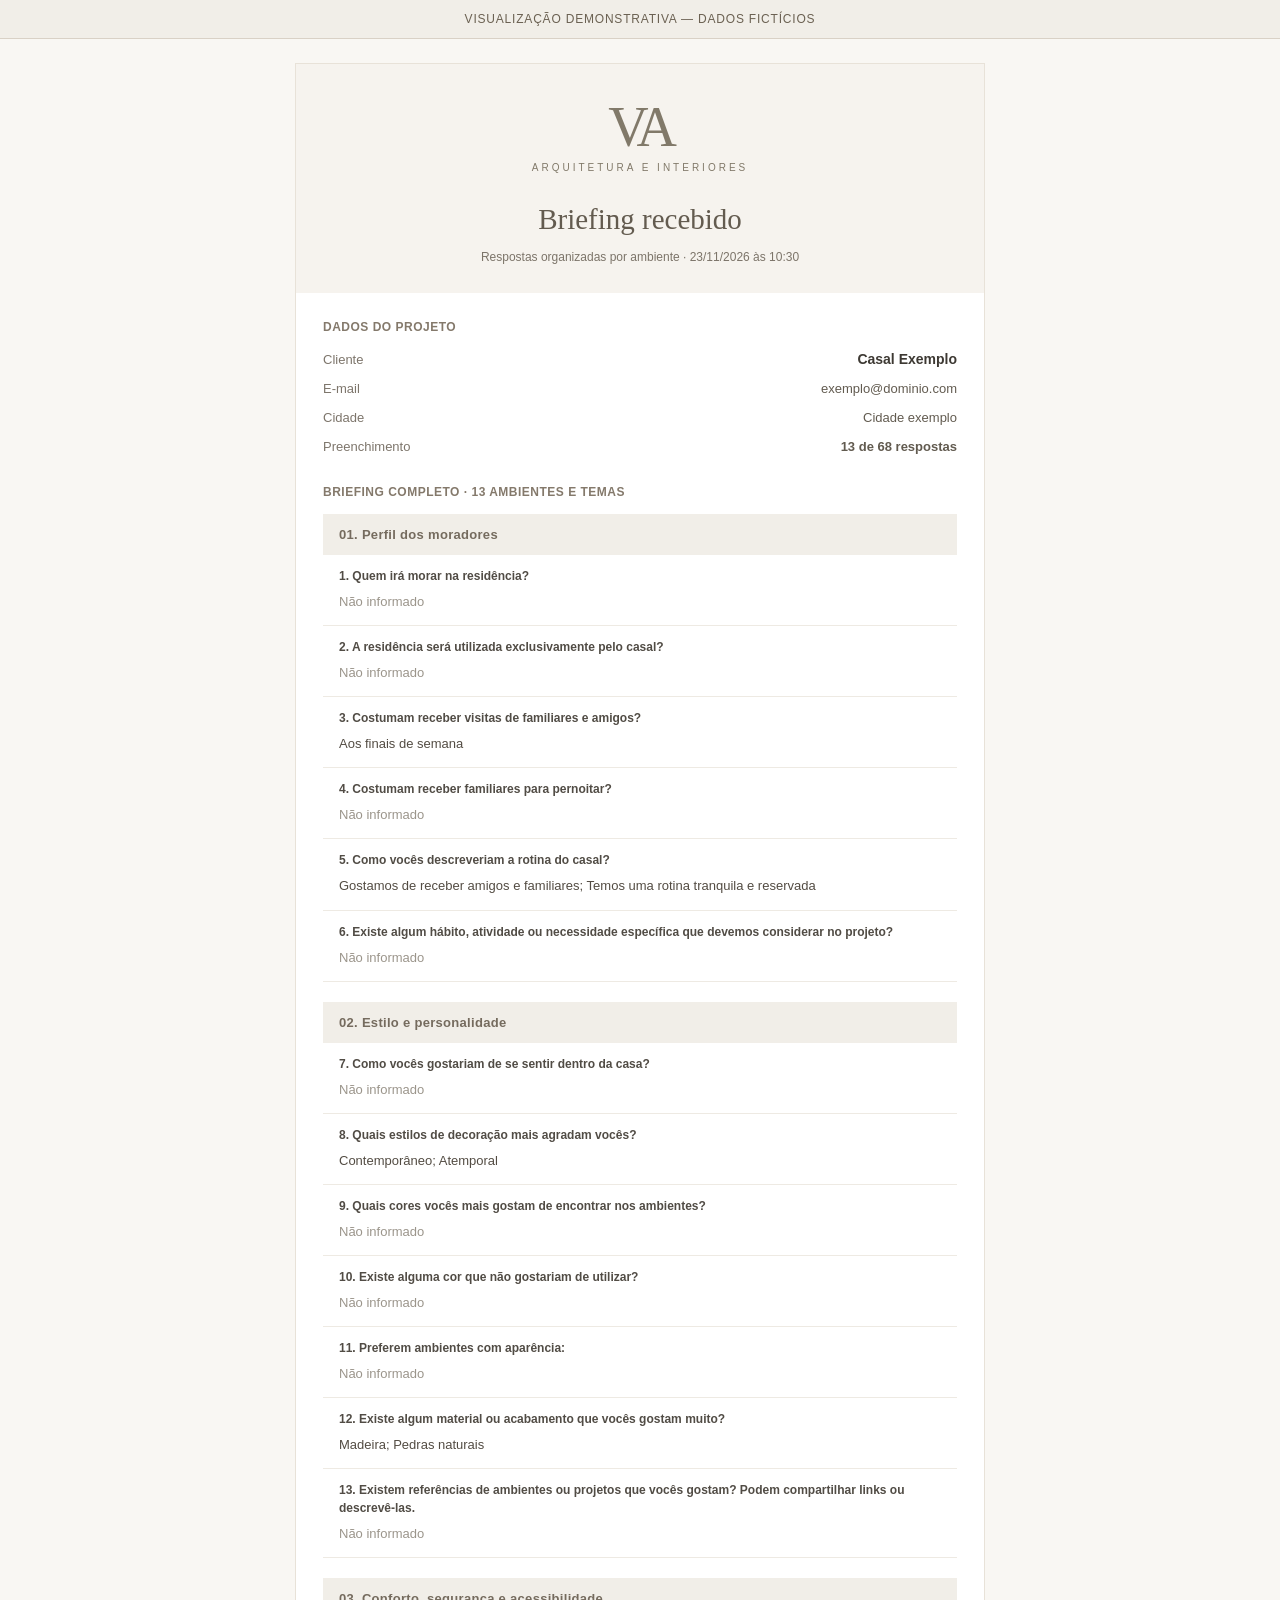
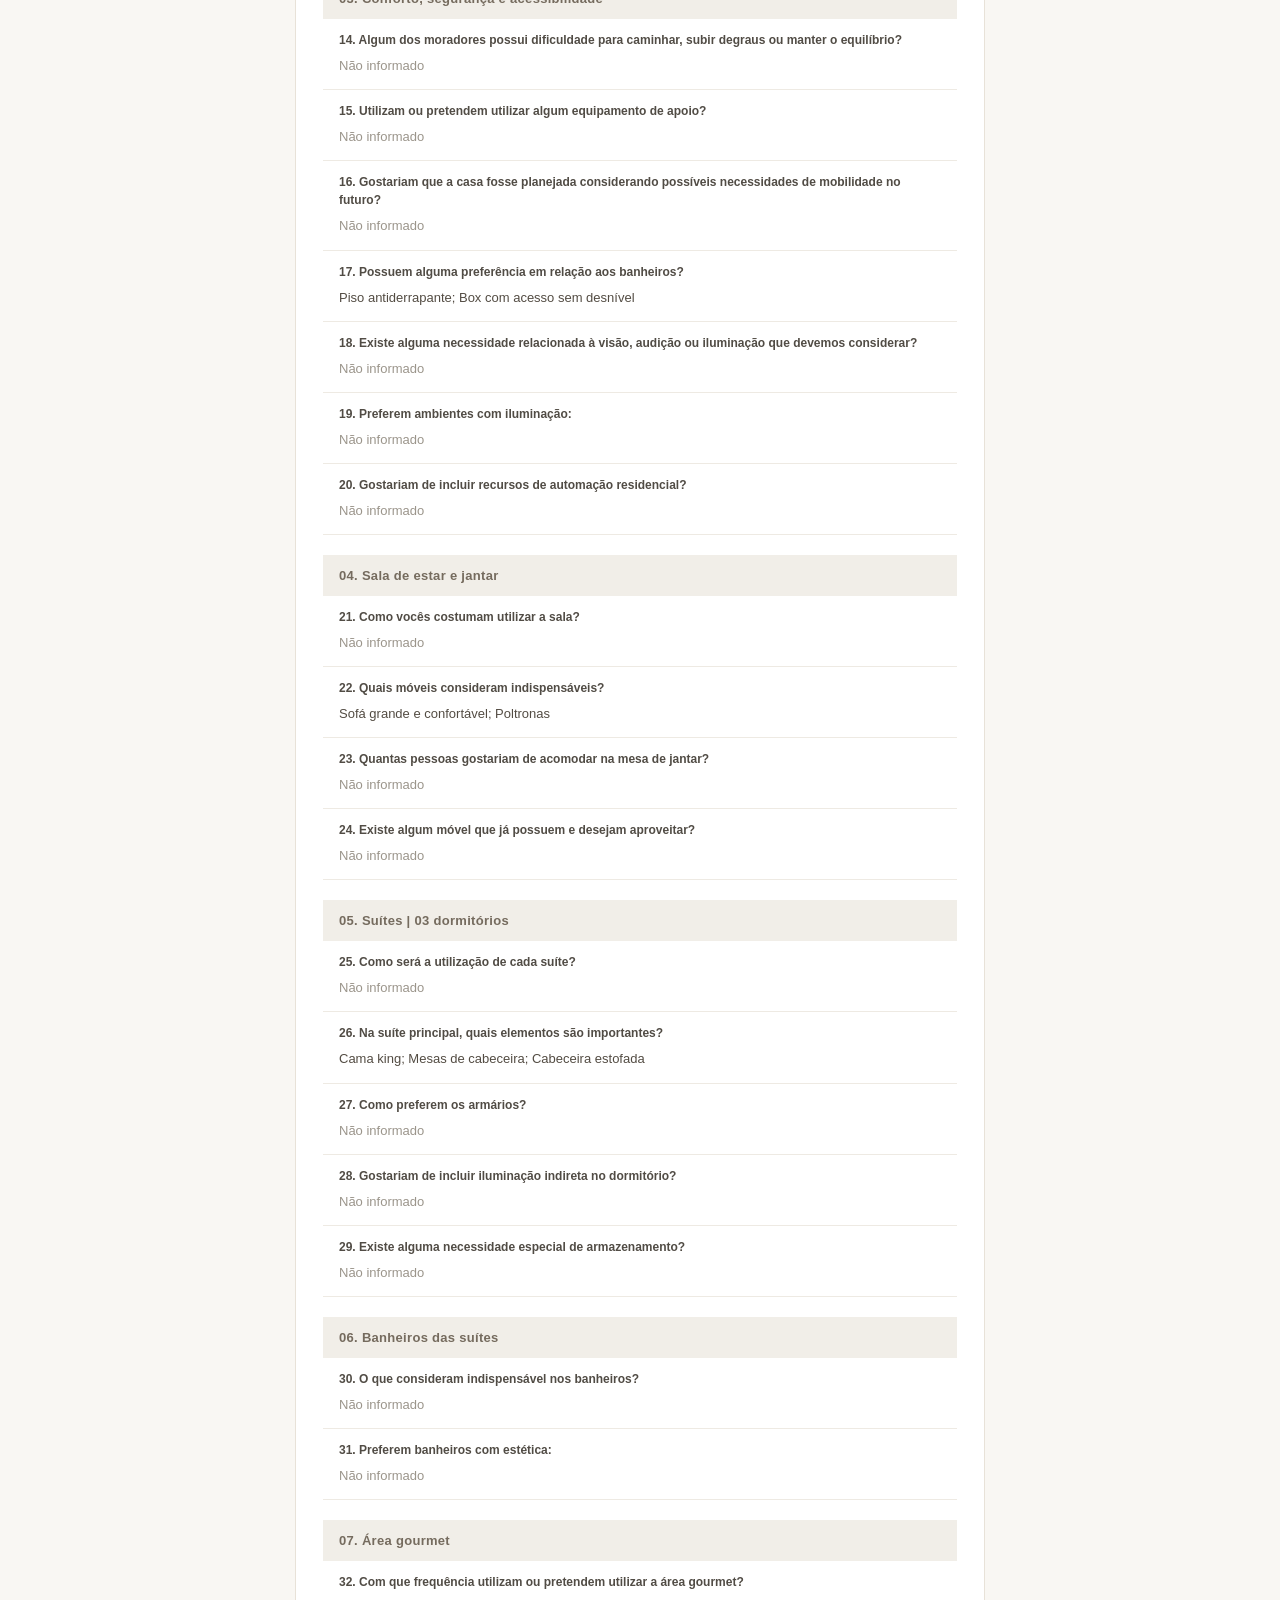
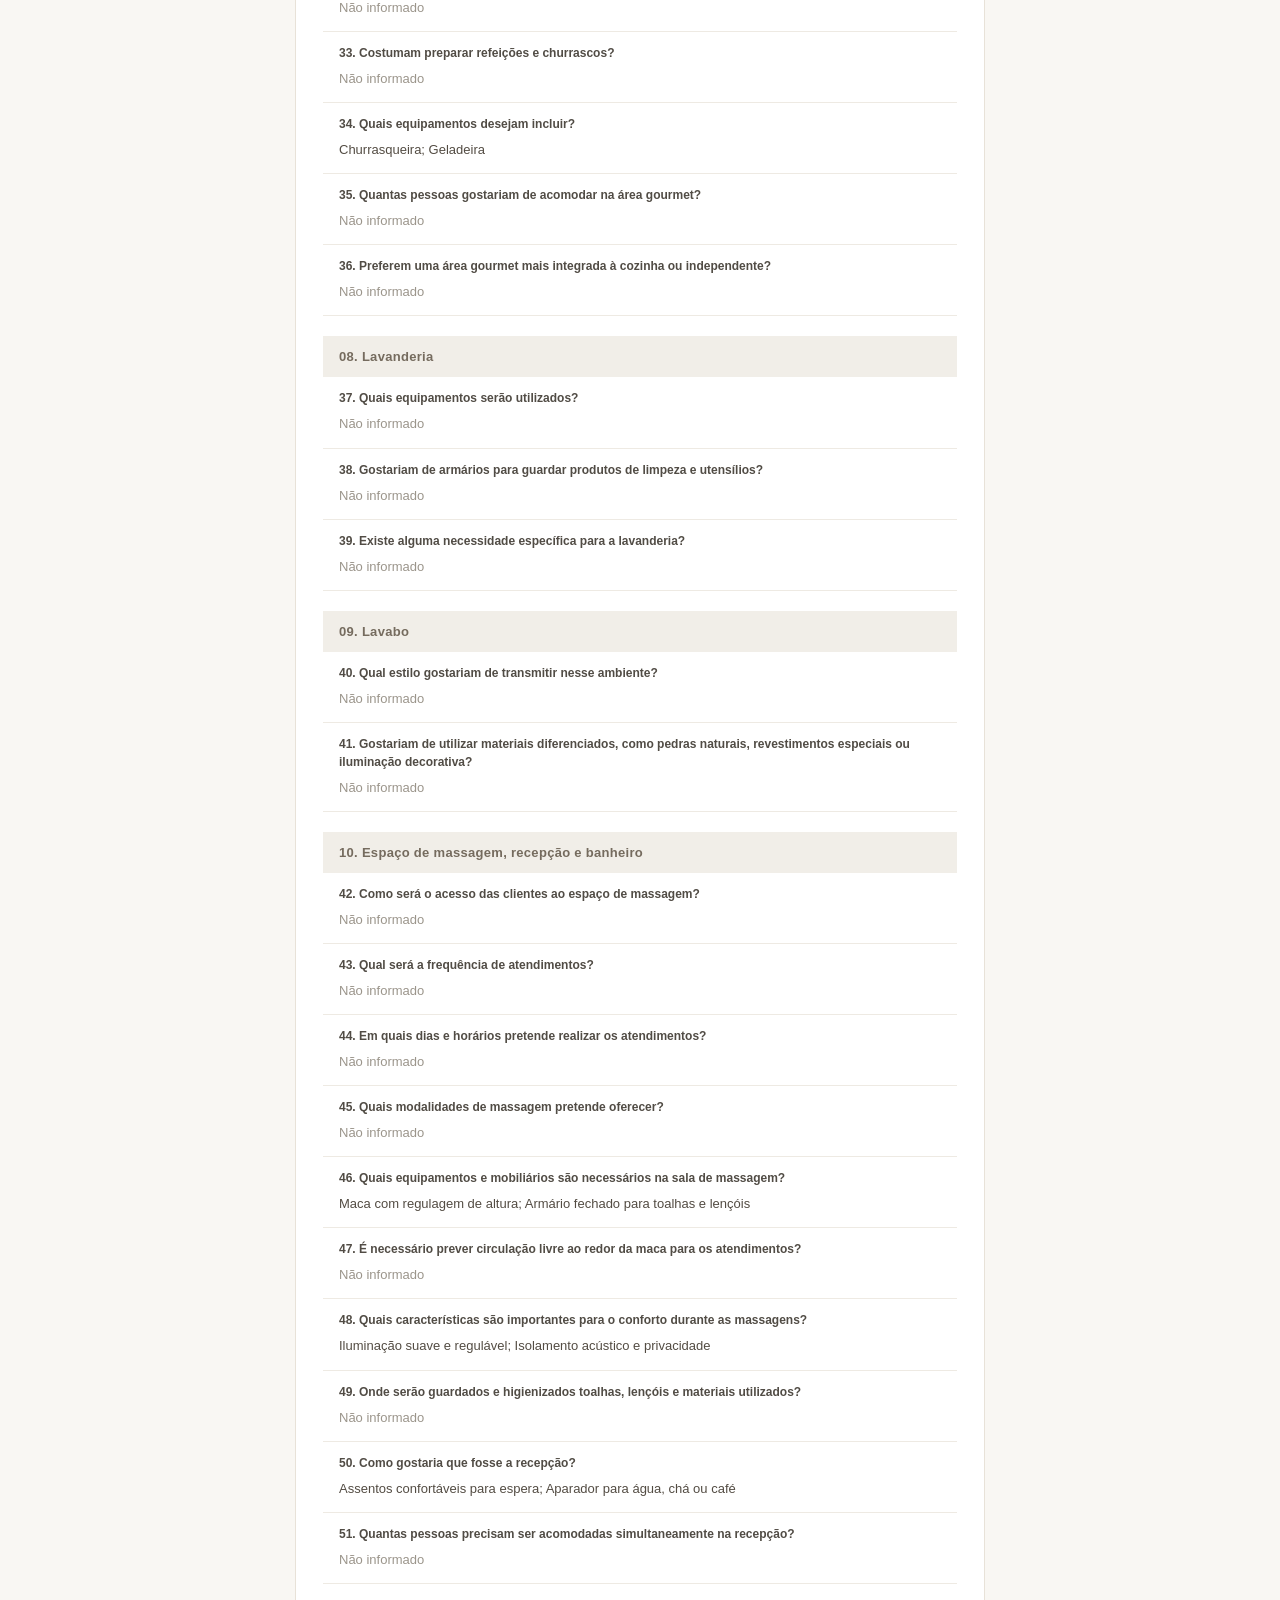
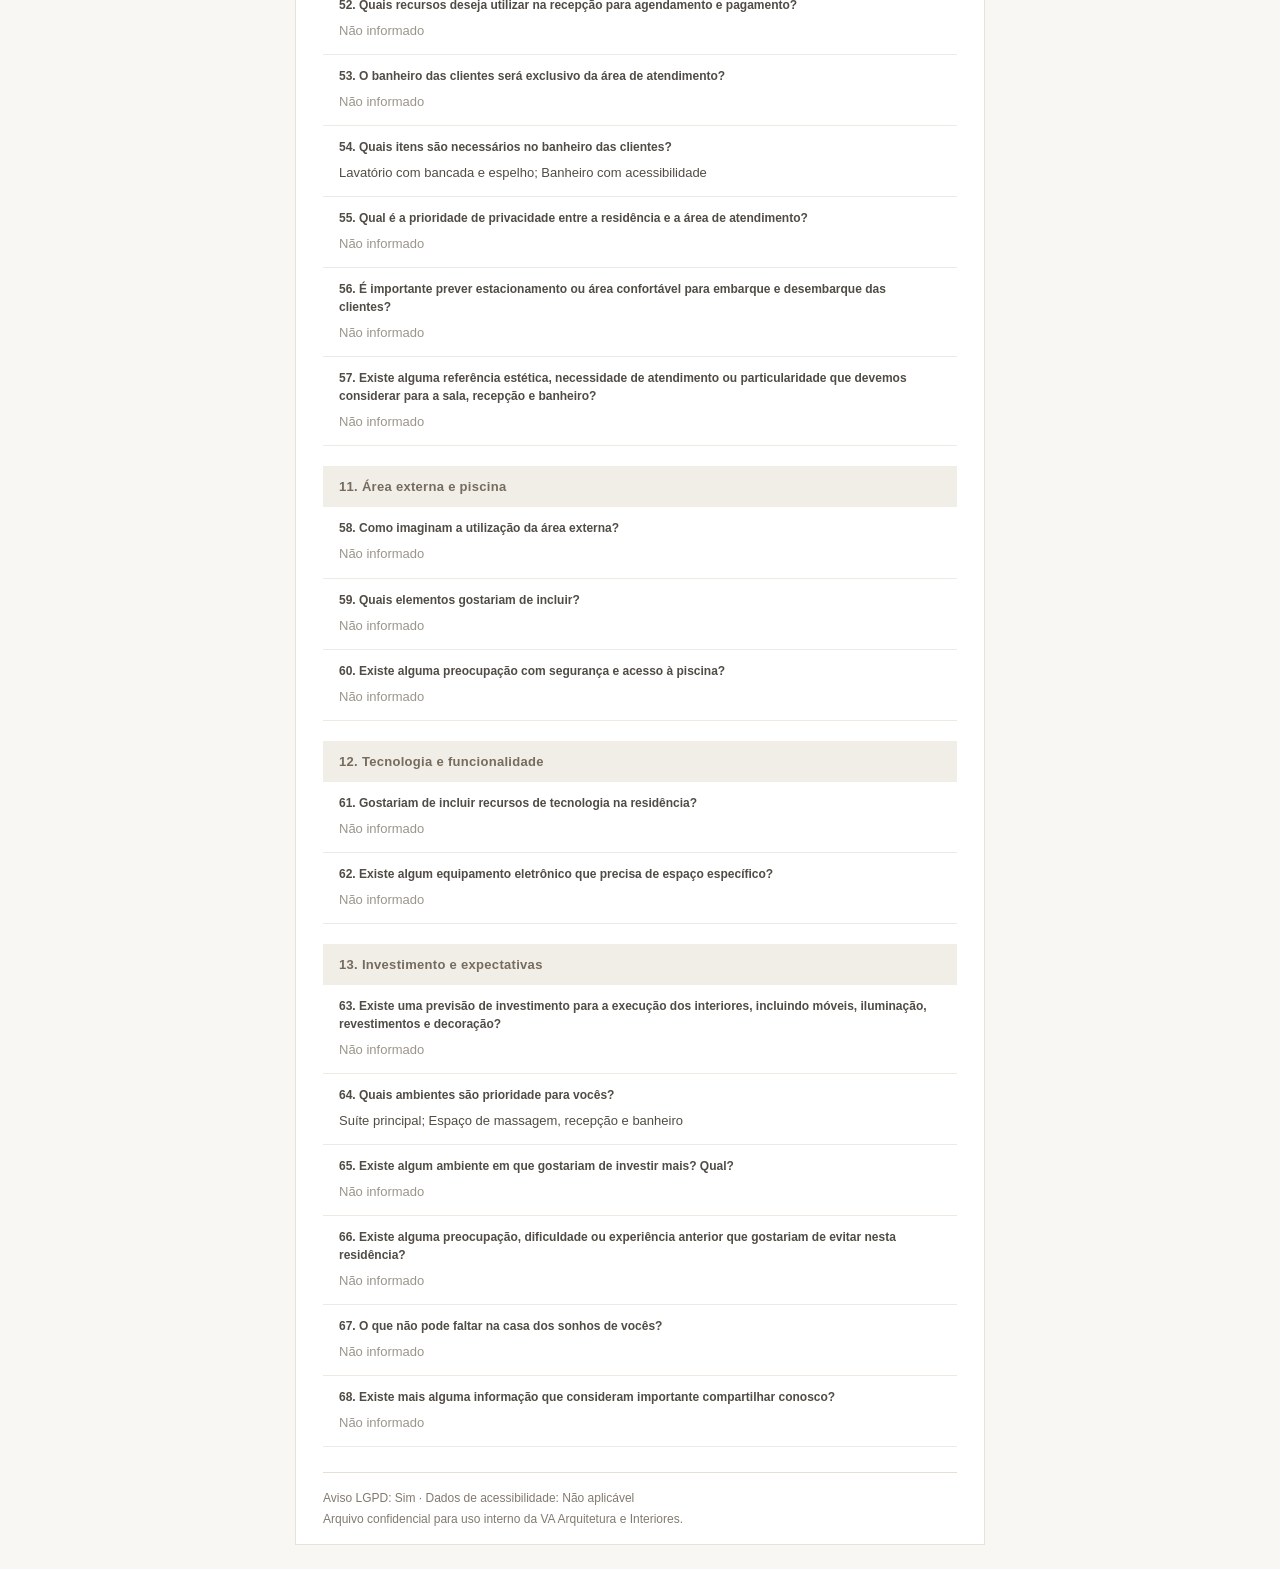
<file: briefing/automation/exemplo-email.html>
<!doctype html><html lang="pt-BR"><head><meta charset="UTF-8"></head><body style="margin:0;padding:0;background:#f9f7f3;color:#413d36;"><div style="background:#f1eee8;border-bottom:1px solid #d9d1c6;text-align:center;font-family:Arial,sans-serif;font-size:12px;letter-spacing:.8px;color:#6b6152;padding:12px;">VISUALIZAÇÃO DEMONSTRATIVA — DADOS FICTÍCIOS</div><table role="presentation" cellpadding="0" cellspacing="0" border="0" style="width:100%;background:#f9f7f3;"><tr><td align="center" style="padding:24px 12px;"><table role="presentation" cellpadding="0" cellspacing="0" border="0" style="max-width:690px;width:100%;background:#fff;border:1px solid #e8e2d8;"><tr><td align="center" style="background:#f6f3ee;padding:35px 24px 26px;"><div style="font-family:Georgia,serif;font-size:56px;font-weight:400;line-height:1;color:#817969;letter-spacing:-5px;">VA</div><div style="font-family:Arial,sans-serif;font-size:10px;letter-spacing:3px;color:#817969;padding-top:7px;">ARQUITETURA E INTERIORES</div><div style="font-family:Georgia,serif;font-size:29px;line-height:1.3;color:#635b4f;padding-top:28px;">Briefing recebido</div><div style="font-family:Arial,sans-serif;font-size:12px;line-height:1.7;color:#7c7469;padding-top:8px;">Respostas organizadas por ambiente · 23/11/2026 às 10:30</div></td></tr><tr><td style="padding:27px 27px 15px;"><div style="font:600 12px Arial,sans-serif;color:#84796b;letter-spacing:.5px;">DADOS DO PROJETO</div><table role="presentation" style="width:100%;border-collapse:collapse;margin:10px 0 24px;"><tr><td style="padding:7px 0;font:13px Arial;color:#7d756b;">Cliente</td><td style="padding:7px 0;font:600 14px Arial;color:#3d3933;text-align:right;">Casal Exemplo</td></tr><tr><td style="padding:7px 0;font:13px Arial;color:#7d756b;">E-mail</td><td style="padding:7px 0;font:13px Arial;color:#625b50;text-align:right;">exemplo@dominio.com</td></tr><tr><td style="padding:7px 0;font:13px Arial;color:#7d756b;">Cidade</td><td style="padding:7px 0;font:13px Arial;color:#625b50;text-align:right;">Cidade exemplo</td></tr><tr><td style="padding:7px 0;font:13px Arial;color:#7d756b;">Preenchimento</td><td style="padding:7px 0;font:600 13px Arial;color:#625b50;text-align:right;">13 de 68 respostas</td></tr></table><div style="font:600 12px Arial,sans-serif;letter-spacing:.5px;color:#84796b;margin:0 0 15px;">BRIEFING COMPLETO · 13 AMBIENTES E TEMAS</div><table cellspacing="0" cellpadding="0" border="0" style="width:100%;border-collapse:collapse;margin:0 0 20px;"><thead><tr><th style="text-align:left;background:#f1eee8;padding:13px 16px;font:600 13px Arial,sans-serif;color:#756b5e;letter-spacing:.3px;">01. Perfil dos moradores</th></tr></thead><tbody><tr><td style="padding:12px 16px;border-bottom:1px solid #eeeae3;vertical-align:top;"><div style="font-family:Arial,sans-serif;font-size:12px;line-height:1.5;color:#514c45;font-weight:600;">1. Quem irá morar na residência?</div><div style="font-family:Arial,sans-serif;font-size:13px;line-height:1.7;padding-top:6px;color:#9b958b;word-wrap:break-word;white-space:pre-wrap;">Não informado</div></td></tr><tr><td style="padding:12px 16px;border-bottom:1px solid #eeeae3;vertical-align:top;"><div style="font-family:Arial,sans-serif;font-size:12px;line-height:1.5;color:#514c45;font-weight:600;">2. A residência será utilizada exclusivamente pelo casal?</div><div style="font-family:Arial,sans-serif;font-size:13px;line-height:1.7;padding-top:6px;color:#9b958b;word-wrap:break-word;white-space:pre-wrap;">Não informado</div></td></tr><tr><td style="padding:12px 16px;border-bottom:1px solid #eeeae3;vertical-align:top;"><div style="font-family:Arial,sans-serif;font-size:12px;line-height:1.5;color:#514c45;font-weight:600;">3. Costumam receber visitas de familiares e amigos?</div><div style="font-family:Arial,sans-serif;font-size:13px;line-height:1.7;padding-top:6px;color:#534c43;word-wrap:break-word;white-space:pre-wrap;">Aos finais de semana</div></td></tr><tr><td style="padding:12px 16px;border-bottom:1px solid #eeeae3;vertical-align:top;"><div style="font-family:Arial,sans-serif;font-size:12px;line-height:1.5;color:#514c45;font-weight:600;">4. Costumam receber familiares para pernoitar?</div><div style="font-family:Arial,sans-serif;font-size:13px;line-height:1.7;padding-top:6px;color:#9b958b;word-wrap:break-word;white-space:pre-wrap;">Não informado</div></td></tr><tr><td style="padding:12px 16px;border-bottom:1px solid #eeeae3;vertical-align:top;"><div style="font-family:Arial,sans-serif;font-size:12px;line-height:1.5;color:#514c45;font-weight:600;">5. Como vocês descreveriam a rotina do casal?</div><div style="font-family:Arial,sans-serif;font-size:13px;line-height:1.7;padding-top:6px;color:#534c43;word-wrap:break-word;white-space:pre-wrap;">Gostamos de receber amigos e familiares; Temos uma rotina tranquila e reservada</div></td></tr><tr><td style="padding:12px 16px;border-bottom:1px solid #eeeae3;vertical-align:top;"><div style="font-family:Arial,sans-serif;font-size:12px;line-height:1.5;color:#514c45;font-weight:600;">6. Existe algum hábito, atividade ou necessidade específica que devemos considerar no projeto?</div><div style="font-family:Arial,sans-serif;font-size:13px;line-height:1.7;padding-top:6px;color:#9b958b;word-wrap:break-word;white-space:pre-wrap;">Não informado</div></td></tr></tbody></table><table cellspacing="0" cellpadding="0" border="0" style="width:100%;border-collapse:collapse;margin:0 0 20px;"><thead><tr><th style="text-align:left;background:#f1eee8;padding:13px 16px;font:600 13px Arial,sans-serif;color:#756b5e;letter-spacing:.3px;">02. Estilo e personalidade</th></tr></thead><tbody><tr><td style="padding:12px 16px;border-bottom:1px solid #eeeae3;vertical-align:top;"><div style="font-family:Arial,sans-serif;font-size:12px;line-height:1.5;color:#514c45;font-weight:600;">7. Como vocês gostariam de se sentir dentro da casa?</div><div style="font-family:Arial,sans-serif;font-size:13px;line-height:1.7;padding-top:6px;color:#9b958b;word-wrap:break-word;white-space:pre-wrap;">Não informado</div></td></tr><tr><td style="padding:12px 16px;border-bottom:1px solid #eeeae3;vertical-align:top;"><div style="font-family:Arial,sans-serif;font-size:12px;line-height:1.5;color:#514c45;font-weight:600;">8. Quais estilos de decoração mais agradam vocês?</div><div style="font-family:Arial,sans-serif;font-size:13px;line-height:1.7;padding-top:6px;color:#534c43;word-wrap:break-word;white-space:pre-wrap;">Contemporâneo; Atemporal</div></td></tr><tr><td style="padding:12px 16px;border-bottom:1px solid #eeeae3;vertical-align:top;"><div style="font-family:Arial,sans-serif;font-size:12px;line-height:1.5;color:#514c45;font-weight:600;">9. Quais cores vocês mais gostam de encontrar nos ambientes?</div><div style="font-family:Arial,sans-serif;font-size:13px;line-height:1.7;padding-top:6px;color:#9b958b;word-wrap:break-word;white-space:pre-wrap;">Não informado</div></td></tr><tr><td style="padding:12px 16px;border-bottom:1px solid #eeeae3;vertical-align:top;"><div style="font-family:Arial,sans-serif;font-size:12px;line-height:1.5;color:#514c45;font-weight:600;">10. Existe alguma cor que não gostariam de utilizar?</div><div style="font-family:Arial,sans-serif;font-size:13px;line-height:1.7;padding-top:6px;color:#9b958b;word-wrap:break-word;white-space:pre-wrap;">Não informado</div></td></tr><tr><td style="padding:12px 16px;border-bottom:1px solid #eeeae3;vertical-align:top;"><div style="font-family:Arial,sans-serif;font-size:12px;line-height:1.5;color:#514c45;font-weight:600;">11. Preferem ambientes com aparência:</div><div style="font-family:Arial,sans-serif;font-size:13px;line-height:1.7;padding-top:6px;color:#9b958b;word-wrap:break-word;white-space:pre-wrap;">Não informado</div></td></tr><tr><td style="padding:12px 16px;border-bottom:1px solid #eeeae3;vertical-align:top;"><div style="font-family:Arial,sans-serif;font-size:12px;line-height:1.5;color:#514c45;font-weight:600;">12. Existe algum material ou acabamento que vocês gostam muito?</div><div style="font-family:Arial,sans-serif;font-size:13px;line-height:1.7;padding-top:6px;color:#534c43;word-wrap:break-word;white-space:pre-wrap;">Madeira; Pedras naturais</div></td></tr><tr><td style="padding:12px 16px;border-bottom:1px solid #eeeae3;vertical-align:top;"><div style="font-family:Arial,sans-serif;font-size:12px;line-height:1.5;color:#514c45;font-weight:600;">13. Existem referências de ambientes ou projetos que vocês gostam? Podem compartilhar links ou descrevê-las.</div><div style="font-family:Arial,sans-serif;font-size:13px;line-height:1.7;padding-top:6px;color:#9b958b;word-wrap:break-word;white-space:pre-wrap;">Não informado</div></td></tr></tbody></table><table cellspacing="0" cellpadding="0" border="0" style="width:100%;border-collapse:collapse;margin:0 0 20px;"><thead><tr><th style="text-align:left;background:#f1eee8;padding:13px 16px;font:600 13px Arial,sans-serif;color:#756b5e;letter-spacing:.3px;">03. Conforto, segurança e acessibilidade</th></tr></thead><tbody><tr><td style="padding:12px 16px;border-bottom:1px solid #eeeae3;vertical-align:top;"><div style="font-family:Arial,sans-serif;font-size:12px;line-height:1.5;color:#514c45;font-weight:600;">14. Algum dos moradores possui dificuldade para caminhar, subir degraus ou manter o equilíbrio?</div><div style="font-family:Arial,sans-serif;font-size:13px;line-height:1.7;padding-top:6px;color:#9b958b;word-wrap:break-word;white-space:pre-wrap;">Não informado</div></td></tr><tr><td style="padding:12px 16px;border-bottom:1px solid #eeeae3;vertical-align:top;"><div style="font-family:Arial,sans-serif;font-size:12px;line-height:1.5;color:#514c45;font-weight:600;">15. Utilizam ou pretendem utilizar algum equipamento de apoio?</div><div style="font-family:Arial,sans-serif;font-size:13px;line-height:1.7;padding-top:6px;color:#9b958b;word-wrap:break-word;white-space:pre-wrap;">Não informado</div></td></tr><tr><td style="padding:12px 16px;border-bottom:1px solid #eeeae3;vertical-align:top;"><div style="font-family:Arial,sans-serif;font-size:12px;line-height:1.5;color:#514c45;font-weight:600;">16. Gostariam que a casa fosse planejada considerando possíveis necessidades de mobilidade no futuro?</div><div style="font-family:Arial,sans-serif;font-size:13px;line-height:1.7;padding-top:6px;color:#9b958b;word-wrap:break-word;white-space:pre-wrap;">Não informado</div></td></tr><tr><td style="padding:12px 16px;border-bottom:1px solid #eeeae3;vertical-align:top;"><div style="font-family:Arial,sans-serif;font-size:12px;line-height:1.5;color:#514c45;font-weight:600;">17. Possuem alguma preferência em relação aos banheiros?</div><div style="font-family:Arial,sans-serif;font-size:13px;line-height:1.7;padding-top:6px;color:#534c43;word-wrap:break-word;white-space:pre-wrap;">Piso antiderrapante; Box com acesso sem desnível</div></td></tr><tr><td style="padding:12px 16px;border-bottom:1px solid #eeeae3;vertical-align:top;"><div style="font-family:Arial,sans-serif;font-size:12px;line-height:1.5;color:#514c45;font-weight:600;">18. Existe alguma necessidade relacionada à visão, audição ou iluminação que devemos considerar?</div><div style="font-family:Arial,sans-serif;font-size:13px;line-height:1.7;padding-top:6px;color:#9b958b;word-wrap:break-word;white-space:pre-wrap;">Não informado</div></td></tr><tr><td style="padding:12px 16px;border-bottom:1px solid #eeeae3;vertical-align:top;"><div style="font-family:Arial,sans-serif;font-size:12px;line-height:1.5;color:#514c45;font-weight:600;">19. Preferem ambientes com iluminação:</div><div style="font-family:Arial,sans-serif;font-size:13px;line-height:1.7;padding-top:6px;color:#9b958b;word-wrap:break-word;white-space:pre-wrap;">Não informado</div></td></tr><tr><td style="padding:12px 16px;border-bottom:1px solid #eeeae3;vertical-align:top;"><div style="font-family:Arial,sans-serif;font-size:12px;line-height:1.5;color:#514c45;font-weight:600;">20. Gostariam de incluir recursos de automação residencial?</div><div style="font-family:Arial,sans-serif;font-size:13px;line-height:1.7;padding-top:6px;color:#9b958b;word-wrap:break-word;white-space:pre-wrap;">Não informado</div></td></tr></tbody></table><table cellspacing="0" cellpadding="0" border="0" style="width:100%;border-collapse:collapse;margin:0 0 20px;"><thead><tr><th style="text-align:left;background:#f1eee8;padding:13px 16px;font:600 13px Arial,sans-serif;color:#756b5e;letter-spacing:.3px;">04. Sala de estar e jantar</th></tr></thead><tbody><tr><td style="padding:12px 16px;border-bottom:1px solid #eeeae3;vertical-align:top;"><div style="font-family:Arial,sans-serif;font-size:12px;line-height:1.5;color:#514c45;font-weight:600;">21. Como vocês costumam utilizar a sala?</div><div style="font-family:Arial,sans-serif;font-size:13px;line-height:1.7;padding-top:6px;color:#9b958b;word-wrap:break-word;white-space:pre-wrap;">Não informado</div></td></tr><tr><td style="padding:12px 16px;border-bottom:1px solid #eeeae3;vertical-align:top;"><div style="font-family:Arial,sans-serif;font-size:12px;line-height:1.5;color:#514c45;font-weight:600;">22. Quais móveis consideram indispensáveis?</div><div style="font-family:Arial,sans-serif;font-size:13px;line-height:1.7;padding-top:6px;color:#534c43;word-wrap:break-word;white-space:pre-wrap;">Sofá grande e confortável; Poltronas</div></td></tr><tr><td style="padding:12px 16px;border-bottom:1px solid #eeeae3;vertical-align:top;"><div style="font-family:Arial,sans-serif;font-size:12px;line-height:1.5;color:#514c45;font-weight:600;">23. Quantas pessoas gostariam de acomodar na mesa de jantar?</div><div style="font-family:Arial,sans-serif;font-size:13px;line-height:1.7;padding-top:6px;color:#9b958b;word-wrap:break-word;white-space:pre-wrap;">Não informado</div></td></tr><tr><td style="padding:12px 16px;border-bottom:1px solid #eeeae3;vertical-align:top;"><div style="font-family:Arial,sans-serif;font-size:12px;line-height:1.5;color:#514c45;font-weight:600;">24. Existe algum móvel que já possuem e desejam aproveitar?</div><div style="font-family:Arial,sans-serif;font-size:13px;line-height:1.7;padding-top:6px;color:#9b958b;word-wrap:break-word;white-space:pre-wrap;">Não informado</div></td></tr></tbody></table><table cellspacing="0" cellpadding="0" border="0" style="width:100%;border-collapse:collapse;margin:0 0 20px;"><thead><tr><th style="text-align:left;background:#f1eee8;padding:13px 16px;font:600 13px Arial,sans-serif;color:#756b5e;letter-spacing:.3px;">05. Suítes | 03 dormitórios</th></tr></thead><tbody><tr><td style="padding:12px 16px;border-bottom:1px solid #eeeae3;vertical-align:top;"><div style="font-family:Arial,sans-serif;font-size:12px;line-height:1.5;color:#514c45;font-weight:600;">25. Como será a utilização de cada suíte?</div><div style="font-family:Arial,sans-serif;font-size:13px;line-height:1.7;padding-top:6px;color:#9b958b;word-wrap:break-word;white-space:pre-wrap;">Não informado</div></td></tr><tr><td style="padding:12px 16px;border-bottom:1px solid #eeeae3;vertical-align:top;"><div style="font-family:Arial,sans-serif;font-size:12px;line-height:1.5;color:#514c45;font-weight:600;">26. Na suíte principal, quais elementos são importantes?</div><div style="font-family:Arial,sans-serif;font-size:13px;line-height:1.7;padding-top:6px;color:#534c43;word-wrap:break-word;white-space:pre-wrap;">Cama king; Mesas de cabeceira; Cabeceira estofada</div></td></tr><tr><td style="padding:12px 16px;border-bottom:1px solid #eeeae3;vertical-align:top;"><div style="font-family:Arial,sans-serif;font-size:12px;line-height:1.5;color:#514c45;font-weight:600;">27. Como preferem os armários?</div><div style="font-family:Arial,sans-serif;font-size:13px;line-height:1.7;padding-top:6px;color:#9b958b;word-wrap:break-word;white-space:pre-wrap;">Não informado</div></td></tr><tr><td style="padding:12px 16px;border-bottom:1px solid #eeeae3;vertical-align:top;"><div style="font-family:Arial,sans-serif;font-size:12px;line-height:1.5;color:#514c45;font-weight:600;">28. Gostariam de incluir iluminação indireta no dormitório?</div><div style="font-family:Arial,sans-serif;font-size:13px;line-height:1.7;padding-top:6px;color:#9b958b;word-wrap:break-word;white-space:pre-wrap;">Não informado</div></td></tr><tr><td style="padding:12px 16px;border-bottom:1px solid #eeeae3;vertical-align:top;"><div style="font-family:Arial,sans-serif;font-size:12px;line-height:1.5;color:#514c45;font-weight:600;">29. Existe alguma necessidade especial de armazenamento?</div><div style="font-family:Arial,sans-serif;font-size:13px;line-height:1.7;padding-top:6px;color:#9b958b;word-wrap:break-word;white-space:pre-wrap;">Não informado</div></td></tr></tbody></table><table cellspacing="0" cellpadding="0" border="0" style="width:100%;border-collapse:collapse;margin:0 0 20px;"><thead><tr><th style="text-align:left;background:#f1eee8;padding:13px 16px;font:600 13px Arial,sans-serif;color:#756b5e;letter-spacing:.3px;">06. Banheiros das suítes</th></tr></thead><tbody><tr><td style="padding:12px 16px;border-bottom:1px solid #eeeae3;vertical-align:top;"><div style="font-family:Arial,sans-serif;font-size:12px;line-height:1.5;color:#514c45;font-weight:600;">30. O que consideram indispensável nos banheiros?</div><div style="font-family:Arial,sans-serif;font-size:13px;line-height:1.7;padding-top:6px;color:#9b958b;word-wrap:break-word;white-space:pre-wrap;">Não informado</div></td></tr><tr><td style="padding:12px 16px;border-bottom:1px solid #eeeae3;vertical-align:top;"><div style="font-family:Arial,sans-serif;font-size:12px;line-height:1.5;color:#514c45;font-weight:600;">31. Preferem banheiros com estética:</div><div style="font-family:Arial,sans-serif;font-size:13px;line-height:1.7;padding-top:6px;color:#9b958b;word-wrap:break-word;white-space:pre-wrap;">Não informado</div></td></tr></tbody></table><table cellspacing="0" cellpadding="0" border="0" style="width:100%;border-collapse:collapse;margin:0 0 20px;"><thead><tr><th style="text-align:left;background:#f1eee8;padding:13px 16px;font:600 13px Arial,sans-serif;color:#756b5e;letter-spacing:.3px;">07. Área gourmet</th></tr></thead><tbody><tr><td style="padding:12px 16px;border-bottom:1px solid #eeeae3;vertical-align:top;"><div style="font-family:Arial,sans-serif;font-size:12px;line-height:1.5;color:#514c45;font-weight:600;">32. Com que frequência utilizam ou pretendem utilizar a área gourmet?</div><div style="font-family:Arial,sans-serif;font-size:13px;line-height:1.7;padding-top:6px;color:#9b958b;word-wrap:break-word;white-space:pre-wrap;">Não informado</div></td></tr><tr><td style="padding:12px 16px;border-bottom:1px solid #eeeae3;vertical-align:top;"><div style="font-family:Arial,sans-serif;font-size:12px;line-height:1.5;color:#514c45;font-weight:600;">33. Costumam preparar refeições e churrascos?</div><div style="font-family:Arial,sans-serif;font-size:13px;line-height:1.7;padding-top:6px;color:#9b958b;word-wrap:break-word;white-space:pre-wrap;">Não informado</div></td></tr><tr><td style="padding:12px 16px;border-bottom:1px solid #eeeae3;vertical-align:top;"><div style="font-family:Arial,sans-serif;font-size:12px;line-height:1.5;color:#514c45;font-weight:600;">34. Quais equipamentos desejam incluir?</div><div style="font-family:Arial,sans-serif;font-size:13px;line-height:1.7;padding-top:6px;color:#534c43;word-wrap:break-word;white-space:pre-wrap;">Churrasqueira; Geladeira</div></td></tr><tr><td style="padding:12px 16px;border-bottom:1px solid #eeeae3;vertical-align:top;"><div style="font-family:Arial,sans-serif;font-size:12px;line-height:1.5;color:#514c45;font-weight:600;">35. Quantas pessoas gostariam de acomodar na área gourmet?</div><div style="font-family:Arial,sans-serif;font-size:13px;line-height:1.7;padding-top:6px;color:#9b958b;word-wrap:break-word;white-space:pre-wrap;">Não informado</div></td></tr><tr><td style="padding:12px 16px;border-bottom:1px solid #eeeae3;vertical-align:top;"><div style="font-family:Arial,sans-serif;font-size:12px;line-height:1.5;color:#514c45;font-weight:600;">36. Preferem uma área gourmet mais integrada à cozinha ou independente?</div><div style="font-family:Arial,sans-serif;font-size:13px;line-height:1.7;padding-top:6px;color:#9b958b;word-wrap:break-word;white-space:pre-wrap;">Não informado</div></td></tr></tbody></table><table cellspacing="0" cellpadding="0" border="0" style="width:100%;border-collapse:collapse;margin:0 0 20px;"><thead><tr><th style="text-align:left;background:#f1eee8;padding:13px 16px;font:600 13px Arial,sans-serif;color:#756b5e;letter-spacing:.3px;">08. Lavanderia</th></tr></thead><tbody><tr><td style="padding:12px 16px;border-bottom:1px solid #eeeae3;vertical-align:top;"><div style="font-family:Arial,sans-serif;font-size:12px;line-height:1.5;color:#514c45;font-weight:600;">37. Quais equipamentos serão utilizados?</div><div style="font-family:Arial,sans-serif;font-size:13px;line-height:1.7;padding-top:6px;color:#9b958b;word-wrap:break-word;white-space:pre-wrap;">Não informado</div></td></tr><tr><td style="padding:12px 16px;border-bottom:1px solid #eeeae3;vertical-align:top;"><div style="font-family:Arial,sans-serif;font-size:12px;line-height:1.5;color:#514c45;font-weight:600;">38. Gostariam de armários para guardar produtos de limpeza e utensílios?</div><div style="font-family:Arial,sans-serif;font-size:13px;line-height:1.7;padding-top:6px;color:#9b958b;word-wrap:break-word;white-space:pre-wrap;">Não informado</div></td></tr><tr><td style="padding:12px 16px;border-bottom:1px solid #eeeae3;vertical-align:top;"><div style="font-family:Arial,sans-serif;font-size:12px;line-height:1.5;color:#514c45;font-weight:600;">39. Existe alguma necessidade específica para a lavanderia?</div><div style="font-family:Arial,sans-serif;font-size:13px;line-height:1.7;padding-top:6px;color:#9b958b;word-wrap:break-word;white-space:pre-wrap;">Não informado</div></td></tr></tbody></table><table cellspacing="0" cellpadding="0" border="0" style="width:100%;border-collapse:collapse;margin:0 0 20px;"><thead><tr><th style="text-align:left;background:#f1eee8;padding:13px 16px;font:600 13px Arial,sans-serif;color:#756b5e;letter-spacing:.3px;">09. Lavabo</th></tr></thead><tbody><tr><td style="padding:12px 16px;border-bottom:1px solid #eeeae3;vertical-align:top;"><div style="font-family:Arial,sans-serif;font-size:12px;line-height:1.5;color:#514c45;font-weight:600;">40. Qual estilo gostariam de transmitir nesse ambiente?</div><div style="font-family:Arial,sans-serif;font-size:13px;line-height:1.7;padding-top:6px;color:#9b958b;word-wrap:break-word;white-space:pre-wrap;">Não informado</div></td></tr><tr><td style="padding:12px 16px;border-bottom:1px solid #eeeae3;vertical-align:top;"><div style="font-family:Arial,sans-serif;font-size:12px;line-height:1.5;color:#514c45;font-weight:600;">41. Gostariam de utilizar materiais diferenciados, como pedras naturais, revestimentos especiais ou iluminação decorativa?</div><div style="font-family:Arial,sans-serif;font-size:13px;line-height:1.7;padding-top:6px;color:#9b958b;word-wrap:break-word;white-space:pre-wrap;">Não informado</div></td></tr></tbody></table><table cellspacing="0" cellpadding="0" border="0" style="width:100%;border-collapse:collapse;margin:0 0 20px;"><thead><tr><th style="text-align:left;background:#f1eee8;padding:13px 16px;font:600 13px Arial,sans-serif;color:#756b5e;letter-spacing:.3px;">10. Espaço de massagem, recepção e banheiro</th></tr></thead><tbody><tr><td style="padding:12px 16px;border-bottom:1px solid #eeeae3;vertical-align:top;"><div style="font-family:Arial,sans-serif;font-size:12px;line-height:1.5;color:#514c45;font-weight:600;">42. Como será o acesso das clientes ao espaço de massagem?</div><div style="font-family:Arial,sans-serif;font-size:13px;line-height:1.7;padding-top:6px;color:#9b958b;word-wrap:break-word;white-space:pre-wrap;">Não informado</div></td></tr><tr><td style="padding:12px 16px;border-bottom:1px solid #eeeae3;vertical-align:top;"><div style="font-family:Arial,sans-serif;font-size:12px;line-height:1.5;color:#514c45;font-weight:600;">43. Qual será a frequência de atendimentos?</div><div style="font-family:Arial,sans-serif;font-size:13px;line-height:1.7;padding-top:6px;color:#9b958b;word-wrap:break-word;white-space:pre-wrap;">Não informado</div></td></tr><tr><td style="padding:12px 16px;border-bottom:1px solid #eeeae3;vertical-align:top;"><div style="font-family:Arial,sans-serif;font-size:12px;line-height:1.5;color:#514c45;font-weight:600;">44. Em quais dias e horários pretende realizar os atendimentos?</div><div style="font-family:Arial,sans-serif;font-size:13px;line-height:1.7;padding-top:6px;color:#9b958b;word-wrap:break-word;white-space:pre-wrap;">Não informado</div></td></tr><tr><td style="padding:12px 16px;border-bottom:1px solid #eeeae3;vertical-align:top;"><div style="font-family:Arial,sans-serif;font-size:12px;line-height:1.5;color:#514c45;font-weight:600;">45. Quais modalidades de massagem pretende oferecer?</div><div style="font-family:Arial,sans-serif;font-size:13px;line-height:1.7;padding-top:6px;color:#9b958b;word-wrap:break-word;white-space:pre-wrap;">Não informado</div></td></tr><tr><td style="padding:12px 16px;border-bottom:1px solid #eeeae3;vertical-align:top;"><div style="font-family:Arial,sans-serif;font-size:12px;line-height:1.5;color:#514c45;font-weight:600;">46. Quais equipamentos e mobiliários são necessários na sala de massagem?</div><div style="font-family:Arial,sans-serif;font-size:13px;line-height:1.7;padding-top:6px;color:#534c43;word-wrap:break-word;white-space:pre-wrap;">Maca com regulagem de altura; Armário fechado para toalhas e lençóis</div></td></tr><tr><td style="padding:12px 16px;border-bottom:1px solid #eeeae3;vertical-align:top;"><div style="font-family:Arial,sans-serif;font-size:12px;line-height:1.5;color:#514c45;font-weight:600;">47. É necessário prever circulação livre ao redor da maca para os atendimentos?</div><div style="font-family:Arial,sans-serif;font-size:13px;line-height:1.7;padding-top:6px;color:#9b958b;word-wrap:break-word;white-space:pre-wrap;">Não informado</div></td></tr><tr><td style="padding:12px 16px;border-bottom:1px solid #eeeae3;vertical-align:top;"><div style="font-family:Arial,sans-serif;font-size:12px;line-height:1.5;color:#514c45;font-weight:600;">48. Quais características são importantes para o conforto durante as massagens?</div><div style="font-family:Arial,sans-serif;font-size:13px;line-height:1.7;padding-top:6px;color:#534c43;word-wrap:break-word;white-space:pre-wrap;">Iluminação suave e regulável; Isolamento acústico e privacidade</div></td></tr><tr><td style="padding:12px 16px;border-bottom:1px solid #eeeae3;vertical-align:top;"><div style="font-family:Arial,sans-serif;font-size:12px;line-height:1.5;color:#514c45;font-weight:600;">49. Onde serão guardados e higienizados toalhas, lençóis e materiais utilizados?</div><div style="font-family:Arial,sans-serif;font-size:13px;line-height:1.7;padding-top:6px;color:#9b958b;word-wrap:break-word;white-space:pre-wrap;">Não informado</div></td></tr><tr><td style="padding:12px 16px;border-bottom:1px solid #eeeae3;vertical-align:top;"><div style="font-family:Arial,sans-serif;font-size:12px;line-height:1.5;color:#514c45;font-weight:600;">50. Como gostaria que fosse a recepção?</div><div style="font-family:Arial,sans-serif;font-size:13px;line-height:1.7;padding-top:6px;color:#534c43;word-wrap:break-word;white-space:pre-wrap;">Assentos confortáveis para espera; Aparador para água, chá ou café</div></td></tr><tr><td style="padding:12px 16px;border-bottom:1px solid #eeeae3;vertical-align:top;"><div style="font-family:Arial,sans-serif;font-size:12px;line-height:1.5;color:#514c45;font-weight:600;">51. Quantas pessoas precisam ser acomodadas simultaneamente na recepção?</div><div style="font-family:Arial,sans-serif;font-size:13px;line-height:1.7;padding-top:6px;color:#9b958b;word-wrap:break-word;white-space:pre-wrap;">Não informado</div></td></tr><tr><td style="padding:12px 16px;border-bottom:1px solid #eeeae3;vertical-align:top;"><div style="font-family:Arial,sans-serif;font-size:12px;line-height:1.5;color:#514c45;font-weight:600;">52. Quais recursos deseja utilizar na recepção para agendamento e pagamento?</div><div style="font-family:Arial,sans-serif;font-size:13px;line-height:1.7;padding-top:6px;color:#9b958b;word-wrap:break-word;white-space:pre-wrap;">Não informado</div></td></tr><tr><td style="padding:12px 16px;border-bottom:1px solid #eeeae3;vertical-align:top;"><div style="font-family:Arial,sans-serif;font-size:12px;line-height:1.5;color:#514c45;font-weight:600;">53. O banheiro das clientes será exclusivo da área de atendimento?</div><div style="font-family:Arial,sans-serif;font-size:13px;line-height:1.7;padding-top:6px;color:#9b958b;word-wrap:break-word;white-space:pre-wrap;">Não informado</div></td></tr><tr><td style="padding:12px 16px;border-bottom:1px solid #eeeae3;vertical-align:top;"><div style="font-family:Arial,sans-serif;font-size:12px;line-height:1.5;color:#514c45;font-weight:600;">54. Quais itens são necessários no banheiro das clientes?</div><div style="font-family:Arial,sans-serif;font-size:13px;line-height:1.7;padding-top:6px;color:#534c43;word-wrap:break-word;white-space:pre-wrap;">Lavatório com bancada e espelho; Banheiro com acessibilidade</div></td></tr><tr><td style="padding:12px 16px;border-bottom:1px solid #eeeae3;vertical-align:top;"><div style="font-family:Arial,sans-serif;font-size:12px;line-height:1.5;color:#514c45;font-weight:600;">55. Qual é a prioridade de privacidade entre a residência e a área de atendimento?</div><div style="font-family:Arial,sans-serif;font-size:13px;line-height:1.7;padding-top:6px;color:#9b958b;word-wrap:break-word;white-space:pre-wrap;">Não informado</div></td></tr><tr><td style="padding:12px 16px;border-bottom:1px solid #eeeae3;vertical-align:top;"><div style="font-family:Arial,sans-serif;font-size:12px;line-height:1.5;color:#514c45;font-weight:600;">56. É importante prever estacionamento ou área confortável para embarque e desembarque das clientes?</div><div style="font-family:Arial,sans-serif;font-size:13px;line-height:1.7;padding-top:6px;color:#9b958b;word-wrap:break-word;white-space:pre-wrap;">Não informado</div></td></tr><tr><td style="padding:12px 16px;border-bottom:1px solid #eeeae3;vertical-align:top;"><div style="font-family:Arial,sans-serif;font-size:12px;line-height:1.5;color:#514c45;font-weight:600;">57. Existe alguma referência estética, necessidade de atendimento ou particularidade que devemos considerar para a sala, recepção e banheiro?</div><div style="font-family:Arial,sans-serif;font-size:13px;line-height:1.7;padding-top:6px;color:#9b958b;word-wrap:break-word;white-space:pre-wrap;">Não informado</div></td></tr></tbody></table><table cellspacing="0" cellpadding="0" border="0" style="width:100%;border-collapse:collapse;margin:0 0 20px;"><thead><tr><th style="text-align:left;background:#f1eee8;padding:13px 16px;font:600 13px Arial,sans-serif;color:#756b5e;letter-spacing:.3px;">11. Área externa e piscina</th></tr></thead><tbody><tr><td style="padding:12px 16px;border-bottom:1px solid #eeeae3;vertical-align:top;"><div style="font-family:Arial,sans-serif;font-size:12px;line-height:1.5;color:#514c45;font-weight:600;">58. Como imaginam a utilização da área externa?</div><div style="font-family:Arial,sans-serif;font-size:13px;line-height:1.7;padding-top:6px;color:#9b958b;word-wrap:break-word;white-space:pre-wrap;">Não informado</div></td></tr><tr><td style="padding:12px 16px;border-bottom:1px solid #eeeae3;vertical-align:top;"><div style="font-family:Arial,sans-serif;font-size:12px;line-height:1.5;color:#514c45;font-weight:600;">59. Quais elementos gostariam de incluir?</div><div style="font-family:Arial,sans-serif;font-size:13px;line-height:1.7;padding-top:6px;color:#9b958b;word-wrap:break-word;white-space:pre-wrap;">Não informado</div></td></tr><tr><td style="padding:12px 16px;border-bottom:1px solid #eeeae3;vertical-align:top;"><div style="font-family:Arial,sans-serif;font-size:12px;line-height:1.5;color:#514c45;font-weight:600;">60. Existe alguma preocupação com segurança e acesso à piscina?</div><div style="font-family:Arial,sans-serif;font-size:13px;line-height:1.7;padding-top:6px;color:#9b958b;word-wrap:break-word;white-space:pre-wrap;">Não informado</div></td></tr></tbody></table><table cellspacing="0" cellpadding="0" border="0" style="width:100%;border-collapse:collapse;margin:0 0 20px;"><thead><tr><th style="text-align:left;background:#f1eee8;padding:13px 16px;font:600 13px Arial,sans-serif;color:#756b5e;letter-spacing:.3px;">12. Tecnologia e funcionalidade</th></tr></thead><tbody><tr><td style="padding:12px 16px;border-bottom:1px solid #eeeae3;vertical-align:top;"><div style="font-family:Arial,sans-serif;font-size:12px;line-height:1.5;color:#514c45;font-weight:600;">61. Gostariam de incluir recursos de tecnologia na residência?</div><div style="font-family:Arial,sans-serif;font-size:13px;line-height:1.7;padding-top:6px;color:#9b958b;word-wrap:break-word;white-space:pre-wrap;">Não informado</div></td></tr><tr><td style="padding:12px 16px;border-bottom:1px solid #eeeae3;vertical-align:top;"><div style="font-family:Arial,sans-serif;font-size:12px;line-height:1.5;color:#514c45;font-weight:600;">62. Existe algum equipamento eletrônico que precisa de espaço específico?</div><div style="font-family:Arial,sans-serif;font-size:13px;line-height:1.7;padding-top:6px;color:#9b958b;word-wrap:break-word;white-space:pre-wrap;">Não informado</div></td></tr></tbody></table><table cellspacing="0" cellpadding="0" border="0" style="width:100%;border-collapse:collapse;margin:0 0 20px;"><thead><tr><th style="text-align:left;background:#f1eee8;padding:13px 16px;font:600 13px Arial,sans-serif;color:#756b5e;letter-spacing:.3px;">13. Investimento e expectativas</th></tr></thead><tbody><tr><td style="padding:12px 16px;border-bottom:1px solid #eeeae3;vertical-align:top;"><div style="font-family:Arial,sans-serif;font-size:12px;line-height:1.5;color:#514c45;font-weight:600;">63. Existe uma previsão de investimento para a execução dos interiores, incluindo móveis, iluminação, revestimentos e decoração?</div><div style="font-family:Arial,sans-serif;font-size:13px;line-height:1.7;padding-top:6px;color:#9b958b;word-wrap:break-word;white-space:pre-wrap;">Não informado</div></td></tr><tr><td style="padding:12px 16px;border-bottom:1px solid #eeeae3;vertical-align:top;"><div style="font-family:Arial,sans-serif;font-size:12px;line-height:1.5;color:#514c45;font-weight:600;">64. Quais ambientes são prioridade para vocês?</div><div style="font-family:Arial,sans-serif;font-size:13px;line-height:1.7;padding-top:6px;color:#534c43;word-wrap:break-word;white-space:pre-wrap;">Suíte principal; Espaço de massagem, recepção e banheiro</div></td></tr><tr><td style="padding:12px 16px;border-bottom:1px solid #eeeae3;vertical-align:top;"><div style="font-family:Arial,sans-serif;font-size:12px;line-height:1.5;color:#514c45;font-weight:600;">65. Existe algum ambiente em que gostariam de investir mais? Qual?</div><div style="font-family:Arial,sans-serif;font-size:13px;line-height:1.7;padding-top:6px;color:#9b958b;word-wrap:break-word;white-space:pre-wrap;">Não informado</div></td></tr><tr><td style="padding:12px 16px;border-bottom:1px solid #eeeae3;vertical-align:top;"><div style="font-family:Arial,sans-serif;font-size:12px;line-height:1.5;color:#514c45;font-weight:600;">66. Existe alguma preocupação, dificuldade ou experiência anterior que gostariam de evitar nesta residência?</div><div style="font-family:Arial,sans-serif;font-size:13px;line-height:1.7;padding-top:6px;color:#9b958b;word-wrap:break-word;white-space:pre-wrap;">Não informado</div></td></tr><tr><td style="padding:12px 16px;border-bottom:1px solid #eeeae3;vertical-align:top;"><div style="font-family:Arial,sans-serif;font-size:12px;line-height:1.5;color:#514c45;font-weight:600;">67. O que não pode faltar na casa dos sonhos de vocês?</div><div style="font-family:Arial,sans-serif;font-size:13px;line-height:1.7;padding-top:6px;color:#9b958b;word-wrap:break-word;white-space:pre-wrap;">Não informado</div></td></tr><tr><td style="padding:12px 16px;border-bottom:1px solid #eeeae3;vertical-align:top;"><div style="font-family:Arial,sans-serif;font-size:12px;line-height:1.5;color:#514c45;font-weight:600;">68. Existe mais alguma informação que consideram importante compartilhar conosco?</div><div style="font-family:Arial,sans-serif;font-size:13px;line-height:1.7;padding-top:6px;color:#9b958b;word-wrap:break-word;white-space:pre-wrap;">Não informado</div></td></tr></tbody></table><div style="font:12px/1.7 Arial,sans-serif;color:#827a70;margin-top:25px;padding-top:15px;border-top:1px solid #e5dfd5;">Aviso LGPD: Sim · Dados de acessibilidade: Não aplicável<br/>Arquivo confidencial para uso interno da VA Arquitetura e Interiores.</div></td></tr></table></td></tr></table></body></html>
</file>
